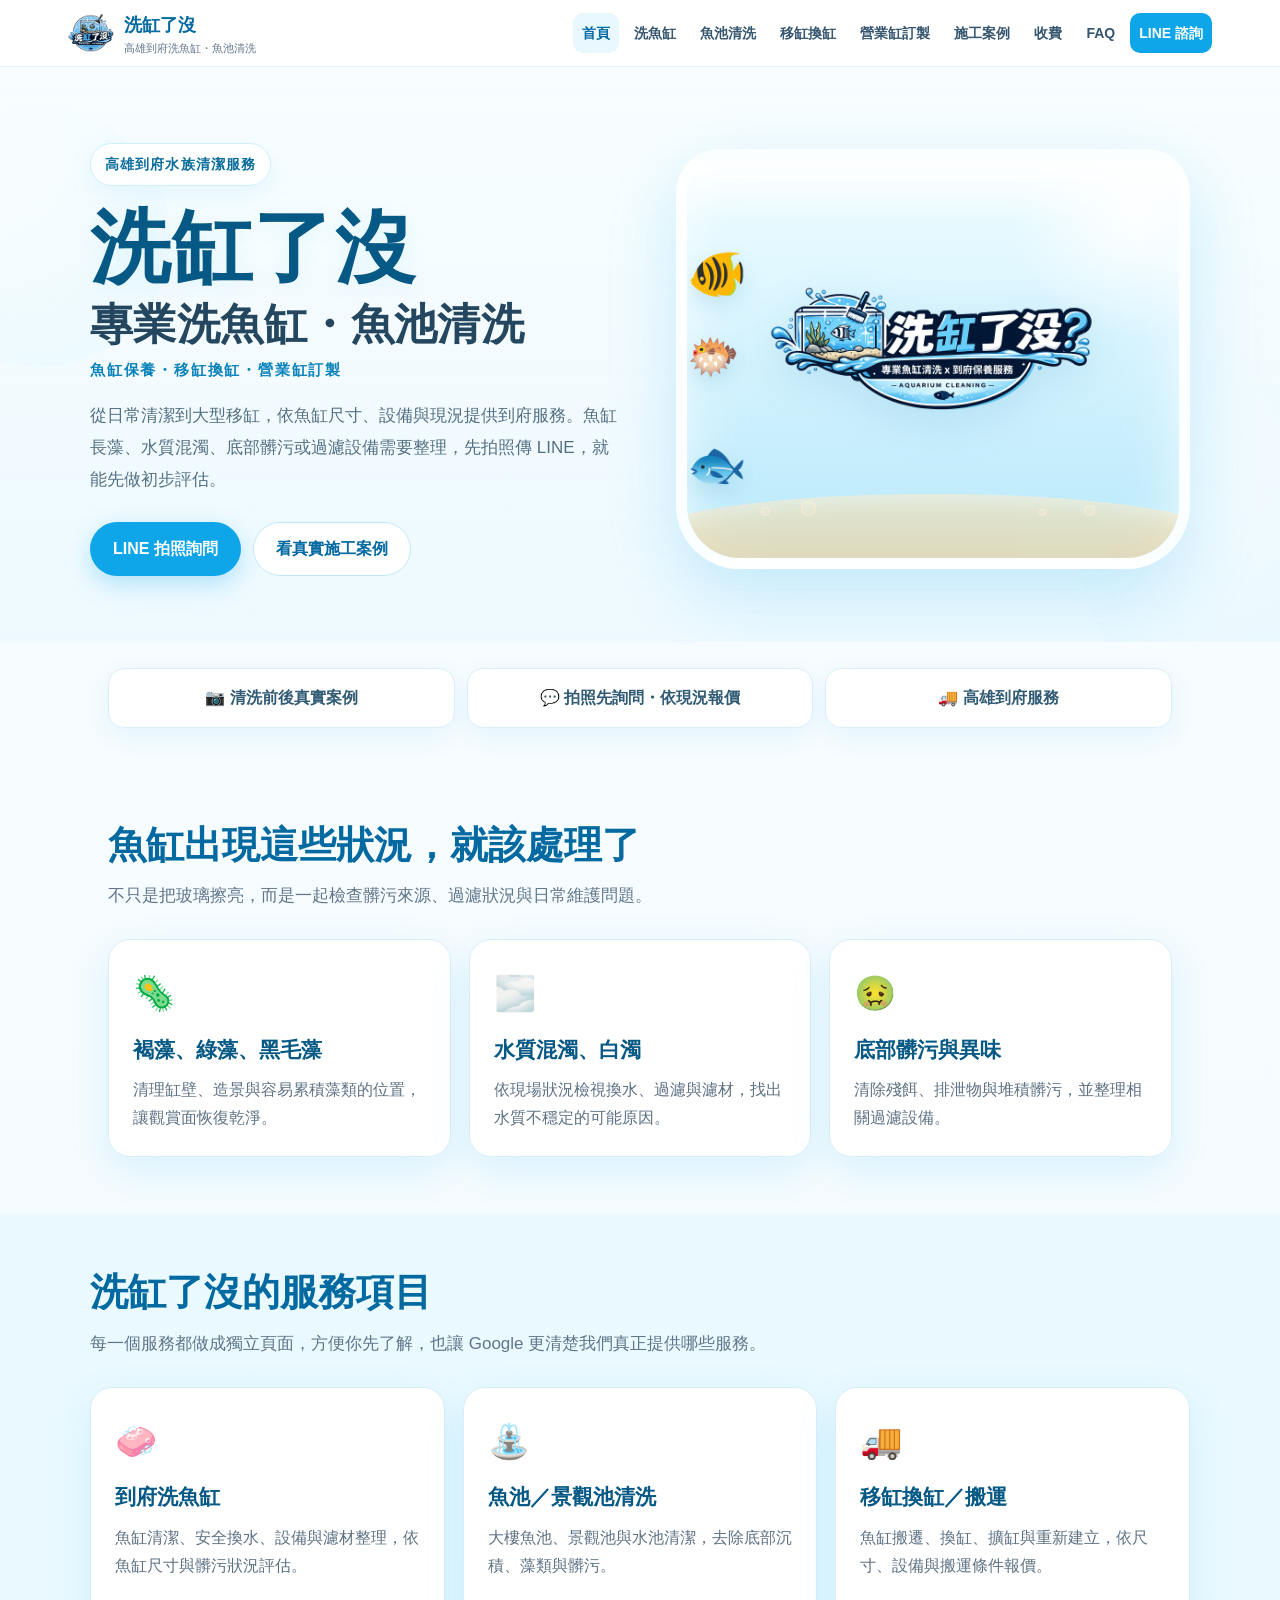
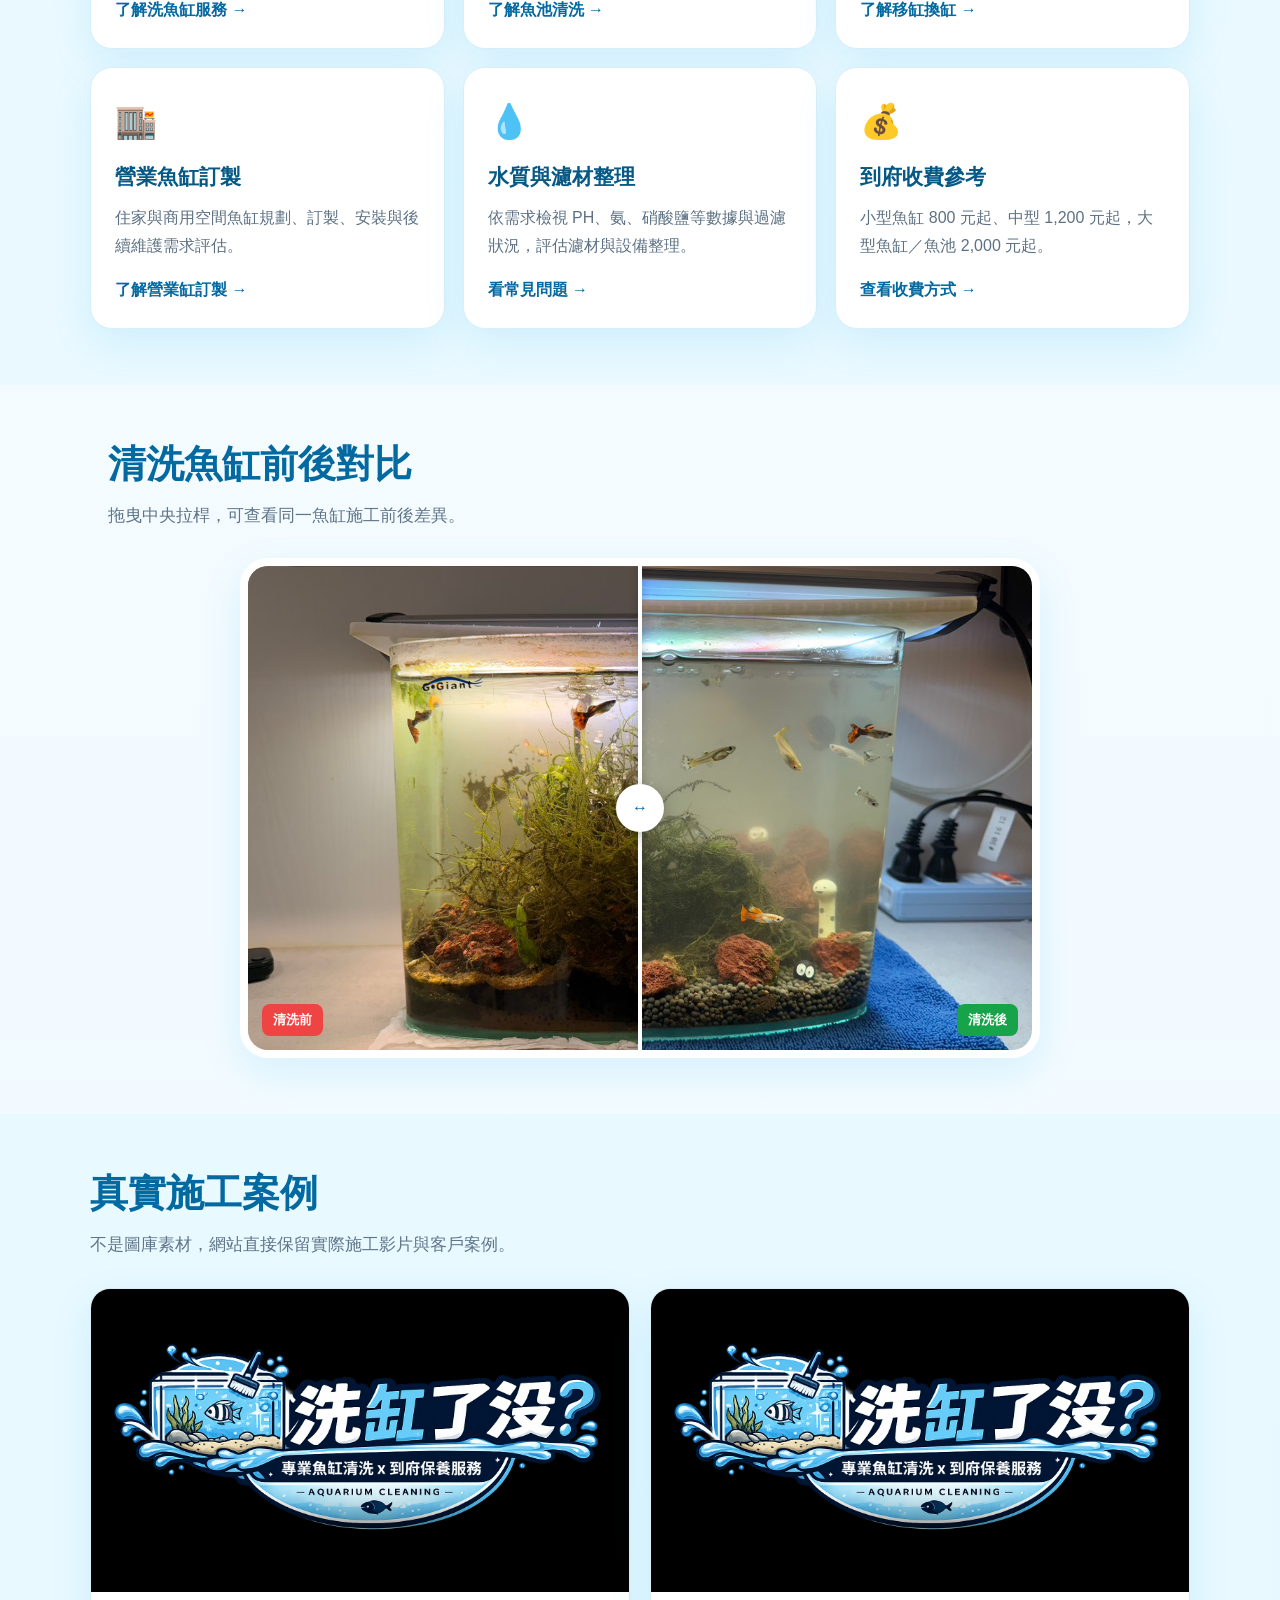
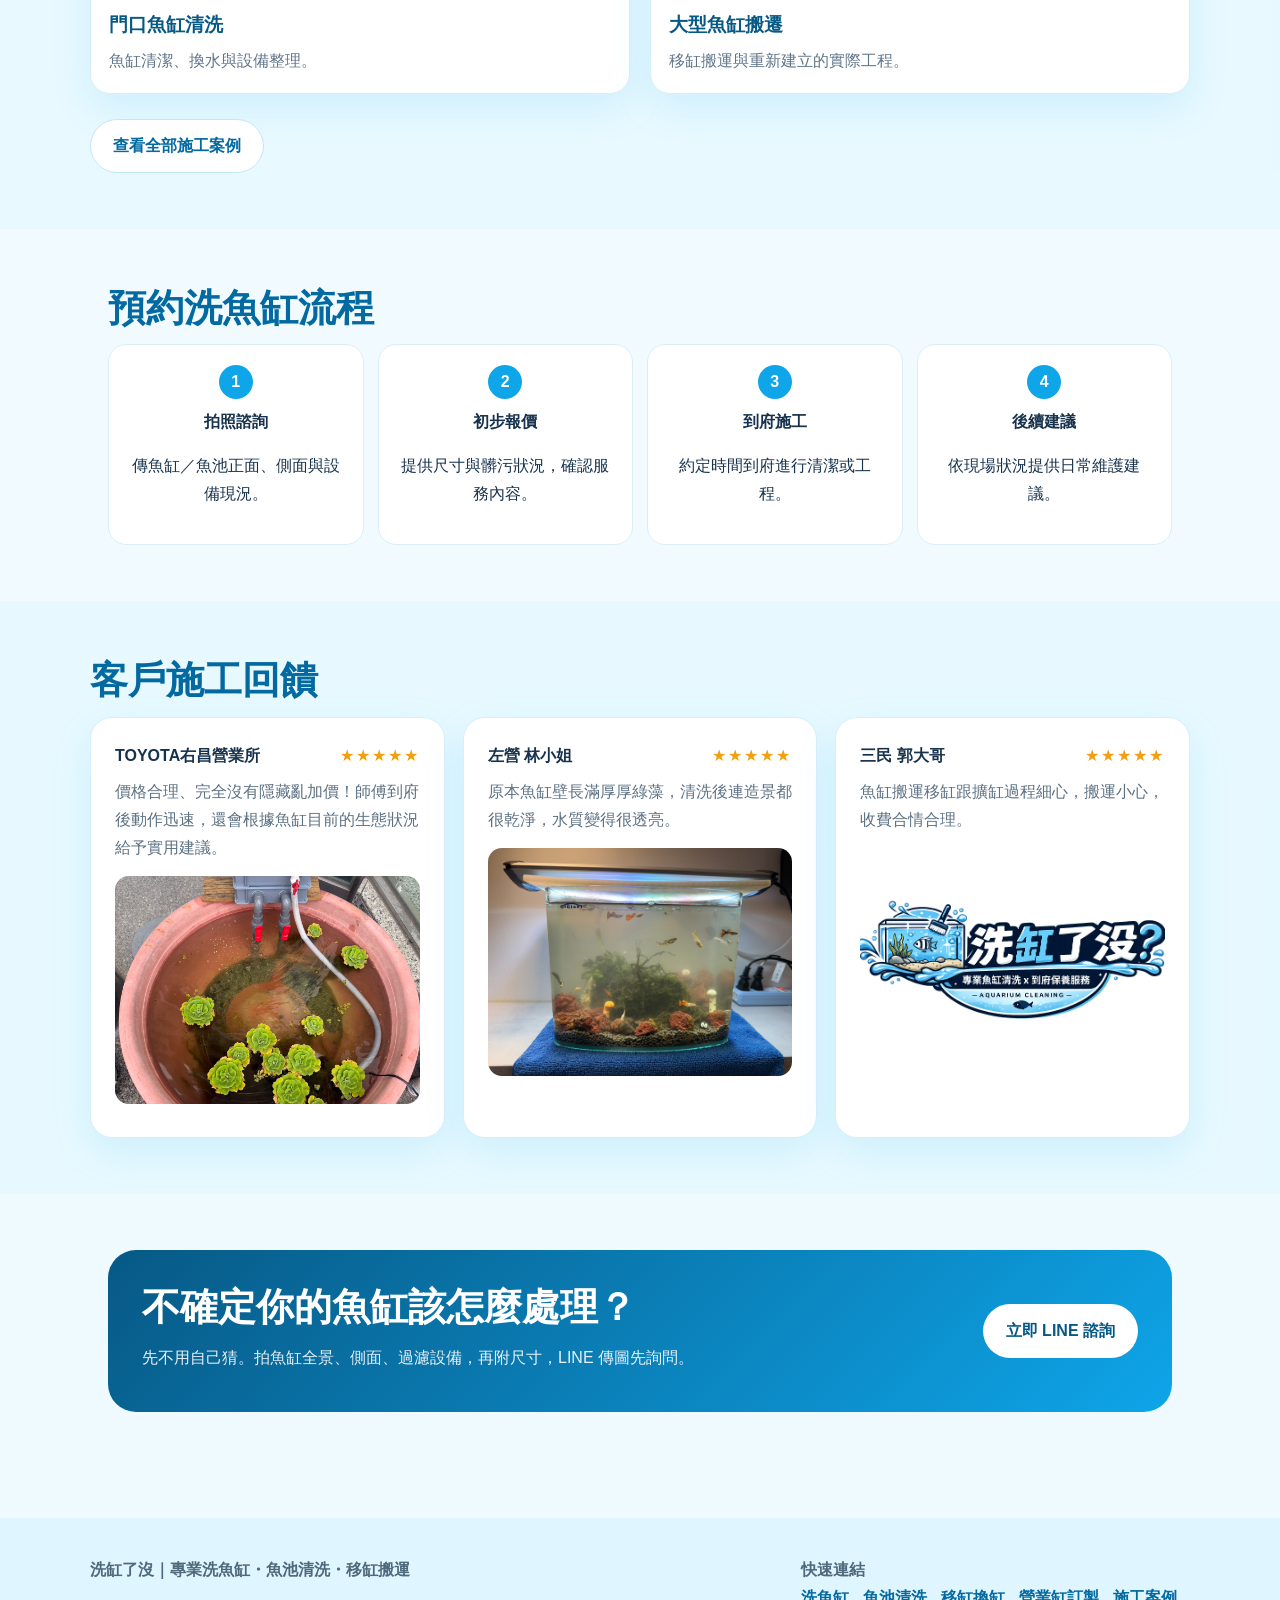
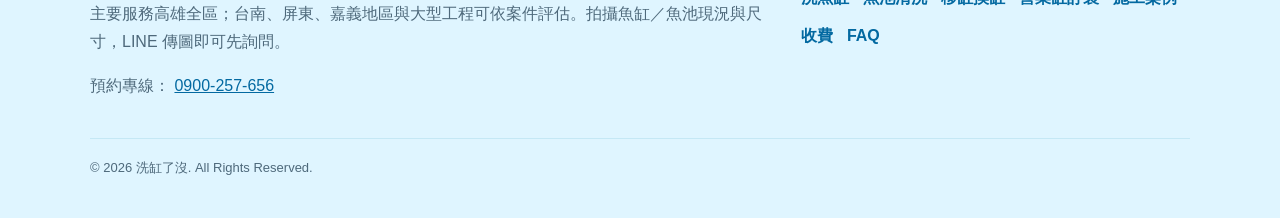
<file: index.html>
<!DOCTYPE html>
<html lang="zh-Hant-TW">
 <head>
  <meta charset="utf-8"/>
  <meta content="width=device-width,initial-scale=1.0" name="viewport"/>
  <!--
SEO 區：一般新增案例時不要一直改 title / description；只有主力服務或定位改變時才調整
-->
  <title>
   洗魚缸推薦｜高雄到府魚缸清洗、魚池清洗｜洗缸了沒
  </title>
  <meta content="洗缸了沒提供高雄到府洗魚缸、魚缸清洗、魚池與景觀池清潔、移缸換缸、魚缸搬運與營業魚缸訂製。真實施工案例、清洗前後對比與透明起價，LINE 拍照即可先詢問。" name="description"/>
  <meta content="index,follow,max-image-preview:large" name="robots"/>
  <meta content="-i7VXnsVg4zDJ8ApWec60F25MyH0KKUn08Q0PoNsedw" name="google-site-verification"/>
  <link href="https://erita2114.github.io/wash-tank/" rel="canonical"/>
  <link href="https://erita2114.github.io/wash-tank/images/logo_48x48.png" rel="icon" sizes="48x48" type="image/png"/>
  <link href="https://erita2114.github.io/wash-tank/images/logo_180x180.png" rel="apple-touch-icon" sizes="180x180"/>
  <meta content="#0ea5e9" name="theme-color"/>
  <meta content="zh_TW" property="og:locale"/>
  <meta content="website" property="og:type"/>
  <meta content="洗缸了沒" property="og:site_name"/>
  <meta content="洗魚缸推薦｜高雄到府魚缸清洗、魚池清洗｜洗缸了沒" property="og:title"/>
  <meta content="洗缸了沒提供高雄到府洗魚缸、魚缸清洗、魚池與景觀池清潔、移缸換缸、魚缸搬運與營業魚缸訂製。真實施工案例、清洗前後對比與透明起價，LINE 拍照即可先詢問。" property="og:description"/>
  <meta content="https://erita2114.github.io/wash-tank/" property="og:url"/>
  <meta content="https://erita2114.github.io/wash-tank/images/logo2.png" property="og:image"/>
  <meta content="洗缸了沒－專業洗魚缸與魚池清洗服務" property="og:image:alt"/>
  <meta content="summary_large_image" name="twitter:card"/>
  <meta content="洗魚缸推薦｜高雄到府魚缸清洗、魚池清洗｜洗缸了沒" name="twitter:title"/>
  <meta content="洗缸了沒提供高雄到府洗魚缸、魚缸清洗、魚池與景觀池清潔、移缸換缸、魚缸搬運與營業魚缸訂製。真實施工案例、清洗前後對比與透明起價，LINE 拍照即可先詢問。" name="twitter:description"/>
  <meta content="https://erita2114.github.io/wash-tank/images/logo2.png" name="twitter:image"/>
  <!--
共用樣式：site.css。正常新增內容不需要修改 CSS
-->
  <link href="site.css" rel="stylesheet"/>
  <script type="application/ld+json">
   {"@context":"https://schema.org","@graph":[{"@type":"WebSite","@id":"https://erita2114.github.io/wash-tank/#website","url":"https://erita2114.github.io/wash-tank/","name":"洗缸了沒","inLanguage":"zh-Hant-TW"},{"@type":"LocalBusiness","@id":"https://erita2114.github.io/wash-tank/#business","name":"洗缸了沒","url":"https://erita2114.github.io/wash-tank/","logo":"https://erita2114.github.io/wash-tank/images/logo_180x180.png","image":"https://erita2114.github.io/wash-tank/images/logo2.png","description":"提供專業洗魚缸、魚池清洗、到府水族保養、營業魚缸訂製、魚缸搬運與移缸換缸服務。","telephone":"0900-257-656","address":{"@type":"PostalAddress","addressLocality":"高雄市","addressCountry":"TW"},"areaServed":["高雄市","台南市","屏東縣","嘉義地區"],"hasOfferCatalog":{"@type":"OfferCatalog","name":"水族到府服務","itemListElement":[{"@type":"Offer","itemOffered":{"@type":"Service","name":"到府洗魚缸"}},{"@type":"Offer","itemOffered":{"@type":"Service","name":"魚池清洗"}},{"@type":"Offer","itemOffered":{"@type":"Service","name":"移缸換缸"}},{"@type":"Offer","itemOffered":{"@type":"Service","name":"營業魚缸訂製"}}]}}]}
  </script>
 </head>
 <body>
  <!--
以下為網頁內容。日後主要修改有「維護區」標記的地方
-->
  <a class="skip" href="#main">
   跳到主要內容
  </a>
  <div aria-hidden="true" class="bubble-layer">
   <span class="bubble b1">
   </span>
   <span class="bubble b2">
   </span>
   <span class="bubble b3">
   </span>
   <span class="bubble b4">
   </span>
   <span class="bubble b5">
   </span>
   <span class="bubble b6">
   </span>
   <span class="bubble b7">
   </span>
   <span class="bubble b8">
   </span>
  </div>
  <header class="site-header">
   <nav aria-label="主要導覽" class="navbar">
    <a class="brand" href="index.html">
     <img alt="洗缸了沒 logo" height="46" src="https://erita2114.github.io/wash-tank/images/logo.png" width="46"/>
     <span>
      <strong>
       洗缸了沒
      </strong>
      <small>
       高雄到府洗魚缸・魚池清洗
      </small>
     </span>
    </a>
    <button aria-expanded="false" aria-label="開啟選單" class="menu-btn" type="button">
     ☰
    </button>
    <div class="nav-links">
     <a aria-current="page" href="index.html">
      首頁
     </a>
     <a href="fish-tank-cleaning.html">
      洗魚缸
     </a>
     <a href="pond-cleaning.html">
      魚池清洗
     </a>
     <a href="tank-moving.html">
      移缸換缸
     </a>
     <a href="commercial-aquarium.html">
      營業缸訂製
     </a>
     <a href="cases.html">
      施工案例
     </a>
     <a href="pricing.html">
      收費
     </a>
     <a href="faq.html">
      FAQ
     </a>
     <a class="nav-cta" href="https://lin.ee/5P4y75u" rel="nofollow noopener">
      LINE 諮詢
     </a>
    </div>
   </nav>
  </header>
  <main id="main">
   <!--
維護區 01｜首頁主視覺：品牌主標與說明。不要為了 SEO 頻繁改動
-->
   <section class="hero">
    <div class="hero-inner">
     <div class="hero-copy">
      <span class="eyebrow">
       高雄到府水族清潔服務
      </span>
      <h1>
       <span class="hero-brand">
        洗缸了沒
       </span>
       <span class="hero-title-line">
        專業洗魚缸・魚池清洗
       </span>
      </h1>
      <p class="hero-service-line">
       魚缸保養・移缸換缸・營業缸訂製
      </p>
      <p>
       從日常清潔到大型移缸，依魚缸尺寸、設備與現況提供到府服務。魚缸長藻、水質混濁、底部髒污或過濾設備需要整理，先拍照傳 LINE，就能先做初步評估。
      </p>
      <div class="cta-row">
       <a class="btn btn-primary" href="https://lin.ee/5P4y75u" rel="nofollow noopener">
        LINE 拍照詢問
       </a>
       <a class="btn btn-secondary" href="cases.html">
        看真實施工案例
       </a>
      </div>
     </div>
     <div aria-label="洗缸了沒水族品牌動畫" class="hero-aquarium">
      <div class="tank-glow">
      </div>
      <div class="tank-bubble tb1">
      </div>
      <div class="tank-bubble tb2">
      </div>
      <div class="tank-bubble tb3">
      </div>
      <div class="tank-bubble tb4">
      </div>
      <div class="fish fish-a">
       🐠
      </div>
      <div class="fish fish-b">
       🐟
      </div>
      <div class="fish fish-c">
       🐡
      </div>
      <img alt="洗缸了沒 專業洗魚缸服務" class="hero-tank-logo" fetchpriority="high" src="https://erita2114.github.io/wash-tank/images/logo2.png"/>
      <div class="tank-floor">
      </div>
     </div>
    </div>
   </section>
   <div class="trust">
    <div>
     📷 清洗前後真實案例
    </div>
    <div>
     💬 拍照先詢問・依現況報價
    </div>
    <div>
     🚚 高雄到府服務
    </div>
   </div>
   <!--
區塊｜魚缸出現這些狀況，就該處理了
-->
   <section class="section">
    <h2>
     魚缸出現這些狀況，就該處理了
    </h2>
    <p class="lead">
     不只是把玻璃擦亮，而是一起檢查髒污來源、過濾狀況與日常維護問題。
    </p>
    <div class="grid">
     <article class="card">
      <div class="icon">
       🦠
      </div>
      <h3>
       褐藻、綠藻、黑毛藻
      </h3>
      <p>
       清理缸壁、造景與容易累積藻類的位置，讓觀賞面恢復乾淨。
      </p>
     </article>
     <article class="card">
      <div class="icon">
       🌫️
      </div>
      <h3>
       水質混濁、白濁
      </h3>
      <p>
       依現場狀況檢視換水、過濾與濾材，找出水質不穩定的可能原因。
      </p>
     </article>
     <article class="card">
      <div class="icon">
       🤢
      </div>
      <h3>
       底部髒污與異味
      </h3>
      <p>
       清除殘餌、排泄物與堆積髒污，並整理相關過濾設備。
      </p>
     </article>
    </div>
   </section>
   <!--
區塊｜洗缸了沒的服務項目
-->
   <section class="section alt">
    <div class="inner">
     <h2>
      洗缸了沒的服務項目
     </h2>
     <p class="lead">
      每一個服務都做成獨立頁面，方便你先了解，也讓 Google 更清楚我們真正提供哪些服務。
     </p>
     <div class="grid">
      <article class="card service-card">
       <div class="icon">
        🧼
       </div>
       <h3>
        到府洗魚缸
       </h3>
       <p>
        魚缸清潔、安全換水、設備與濾材整理，依魚缸尺寸與髒污狀況評估。
       </p>
       <a class="more" href="fish-tank-cleaning.html">
        了解洗魚缸服務 →
       </a>
      </article>
      <article class="card service-card">
       <div class="icon">
        ⛲
       </div>
       <h3>
        魚池／景觀池清洗
       </h3>
       <p>
        大樓魚池、景觀池與水池清潔，去除底部沉積、藻類與髒污。
       </p>
       <a class="more" href="pond-cleaning.html">
        了解魚池清洗 →
       </a>
      </article>
      <article class="card service-card">
       <div class="icon">
        🚚
       </div>
       <h3>
        移缸換缸／搬運
       </h3>
       <p>
        魚缸搬遷、換缸、擴缸與重新建立，依尺寸、設備與搬運條件報價。
       </p>
       <a class="more" href="tank-moving.html">
        了解移缸換缸 →
       </a>
      </article>
      <article class="card service-card">
       <div class="icon">
        🏬
       </div>
       <h3>
        營業魚缸訂製
       </h3>
       <p>
        住家與商用空間魚缸規劃、訂製、安裝與後續維護需求評估。
       </p>
       <a class="more" href="commercial-aquarium.html">
        了解營業缸訂製 →
       </a>
      </article>
      <article class="card service-card">
       <div class="icon">
        💧
       </div>
       <h3>
        水質與濾材整理
       </h3>
       <p>
        依需求檢視 PH、氨、硝酸鹽等數據與過濾狀況，評估濾材與設備整理。
       </p>
       <a class="more" href="faq.html">
        看常見問題 →
       </a>
      </article>
      <article class="card service-card">
       <div class="icon">
        💰
       </div>
       <h3>
        到府收費參考
       </h3>
       <p>
        小型魚缸 800 元起、中型 1,200 元起，大型魚缸／魚池 2,000 元起。
       </p>
       <a class="more" href="pricing.html">
        查看收費方式 →
       </a>
      </article>
     </div>
    </div>
   </section>
   <!--
區塊｜清洗魚缸前後對比
-->
   <section class="section">
    <h2>
     清洗魚缸前後對比
    </h2>
    <p class="lead">
     拖曳中央拉桿，可查看同一魚缸施工前後差異。
    </p>
    <!--
維護區 03｜首頁前後對比：要換照片只需改 after / before 兩張圖片 src
-->
    <div aria-label="魚缸清洗前後對比" class="comparison">
     <img alt="魚缸清洗後清澈乾淨" class="after" src="https://erita2114.github.io/wash-tank/images/after1.jpg"/>
     <span class="label after-l">
      清洗後
     </span>
     <img alt="魚缸清洗前長滿藻類" class="before" src="https://erita2114.github.io/wash-tank/images/before1.jpg"/>
     <span class="label before-l">
      清洗前
     </span>
     <div class="compare-handle">
      <div class="compare-knob">
       ↔
      </div>
     </div>
    </div>
   </section>
   <!--
區塊｜真實施工案例
-->
   <section class="section alt">
    <div class="inner">
     <h2>
      真實施工案例
     </h2>
     <p class="lead">
      不是圖庫素材，網站直接保留實際施工影片與客戶案例。
     </p>
     <!--
維護區 04｜首頁精選案例：建議只放 2～4 支。完整案例統一放 cases.html
-->
     <div class="video-grid">
      <!--
★ 首頁新增精選案例模板（需要時複製到 video-grid 內）
<article class="video-card">
    <video controls playsinline preload="metadata" poster="https://erita2114.github.io/wash-tank/images/logo2.png">
        <source src="videos/你的影片檔名.mp4" type="video/mp4">
    </video>
    <div class="info">
        <h3>案例標題</h3>
        <p>案例簡短說明。</p>
    </div>
</article>
-->
      <article class="video-card">
       <video controls="" playsinline="" poster="https://erita2114.github.io/wash-tank/images/logo2.png" preload="metadata">
        <source src="https://erita2114.github.io/wash-tank/videos/a01.mp4" type="video/mp4"/>
       </video>
       <div class="info">
        <h3>
         門口魚缸清洗
        </h3>
        <p>
         魚缸清潔、換水與設備整理。
        </p>
       </div>
      </article>
      <article class="video-card">
       <video controls="" playsinline="" poster="https://erita2114.github.io/wash-tank/images/logo2.png" preload="metadata">
        <source src="https://erita2114.github.io/wash-tank/videos/%E9%AD%9A%E7%BC%B8%E6%90%AC%E9%81%B7%E5%BD%B1%E7%89%871.mp4" type="video/mp4"/>
       </video>
       <div class="info">
        <h3>
         大型魚缸搬遷
        </h3>
        <p>
         移缸搬運與重新建立的實際工程。
        </p>
       </div>
      </article>
     </div>
     <div class="cta-row">
      <a class="btn btn-secondary" href="cases.html">
       查看全部施工案例
      </a>
     </div>
    </div>
   </section>
   <!--
區塊｜預約洗魚缸流程
-->
   <section class="section">
    <h2>
     預約洗魚缸流程
    </h2>
    <div class="steps">
     <div class="step">
      <span class="step-num">
       1
      </span>
      <strong>
       拍照諮詢
      </strong>
      <p>
       傳魚缸／魚池正面、側面與設備現況。
      </p>
     </div>
     <div class="step">
      <span class="step-num">
       2
      </span>
      <strong>
       初步報價
      </strong>
      <p>
       提供尺寸與髒污狀況，確認服務內容。
      </p>
     </div>
     <div class="step">
      <span class="step-num">
       3
      </span>
      <strong>
       到府施工
      </strong>
      <p>
       約定時間到府進行清潔或工程。
      </p>
     </div>
     <div class="step">
      <span class="step-num">
       4
      </span>
      <strong>
       後續建議
      </strong>
      <p>
       依現場狀況提供日常維護建議。
      </p>
     </div>
    </div>
   </section>
   <!--
區塊｜客戶施工回饋
-->
   <section class="section alt">
    <div class="inner">
     <h2>
      客戶施工回饋
     </h2>
     <!--
維護區 05｜首頁精選回饋：建議維持 3 則左右，完整回饋可放 cases.html
-->
     <div class="grid">
      <!--
★ 首頁新增回饋模板（需要時複製到 grid 內）
<article class="card">
    <div class="review-head">
        <strong>地區／客戶稱呼</strong>
        <span class="stars">★★★★★</span>
    </div>
    <p>回饋內容。</p>
    <img class="review-img" src="images/你的圖片.jpg" alt="案例說明" loading="lazy">
</article>
-->
      <article class="card">
       <div class="review-head">
        <strong>
         TOYOTA右昌營業所
        </strong>
        <span class="stars">
         ★★★★★
        </span>
       </div>
       <p>
        價格合理、完全沒有隱藏亂加價！師傅到府後動作迅速，還會根據魚缸目前的生態狀況給予實用建議。
       </p>
       <img alt="TOYOTA右昌營業所魚缸清洗案例" class="review-img" loading="lazy" src="https://erita2114.github.io/wash-tank/images/a01.jpg"/>
      </article>
      <article class="card">
       <div class="review-head">
        <strong>
         左營 林小姐
        </strong>
        <span class="stars">
         ★★★★★
        </span>
       </div>
       <p>
        原本魚缸壁長滿厚厚綠藻，清洗後連造景都很乾淨，水質變得很透亮。
       </p>
       <img alt="左營魚缸清洗案例" class="review-img" loading="lazy" src="https://erita2114.github.io/wash-tank/images/after1.jpg"/>
      </article>
      <article class="card">
       <div class="review-head">
        <strong>
         三民 郭大哥
        </strong>
        <span class="stars">
         ★★★★★
        </span>
       </div>
       <p>
        魚缸搬運移缸跟擴缸過程細心，搬運小心，收費合情合理。
       </p>
       <img alt="三民魚缸移缸搬運案例" class="review-img" loading="lazy" src="https://erita2114.github.io/wash-tank/images/logo2.png"/>
      </article>
     </div>
    </div>
   </section>
   <!--
區塊｜不確定你的魚缸該怎麼處理？
-->
   <section class="section">
    <div class="callout">
     <div>
      <h2>
       不確定你的魚缸該怎麼處理？
      </h2>
      <p>
       先不用自己猜。拍魚缸全景、側面、過濾設備，再附尺寸，LINE 傳圖先詢問。
      </p>
     </div>
     <a class="btn" href="https://lin.ee/5P4y75u" rel="nofollow noopener">
      立即 LINE 諮詢
     </a>
    </div>
   </section>
  </main>
  <footer>
   <div class="footer-inner">
    <div>
     <strong>
      洗缸了沒｜專業洗魚缸・魚池清洗・移缸搬運
     </strong>
     <p>
      主要服務高雄全區；台南、屏東、嘉義地區與大型工程可依案件評估。拍攝魚缸／魚池現況與尺寸，LINE 傳圖即可先詢問。
     </p>
     <p>
      預約專線：
      <a href="tel:0900257656">
       0900-257-656
      </a>
     </p>
    </div>
    <div>
     <strong>
      快速連結
     </strong>
     <div class="footer-links">
      <a href="fish-tank-cleaning.html">
       洗魚缸
      </a>
      <a href="pond-cleaning.html">
       魚池清洗
      </a>
      <a href="tank-moving.html">
       移缸換缸
      </a>
      <a href="commercial-aquarium.html">
       營業缸訂製
      </a>
      <a href="cases.html">
       施工案例
      </a>
      <a href="pricing.html">
       收費
      </a>
      <a href="faq.html">
       FAQ
      </a>
     </div>
    </div>
   </div>
   <div class="copyright">
    © 2026 洗缸了沒. All Rights Reserved.
   </div>
  </footer>
  <script defer="" src="site.js">
  </script>
 </body>
</html>
</file>
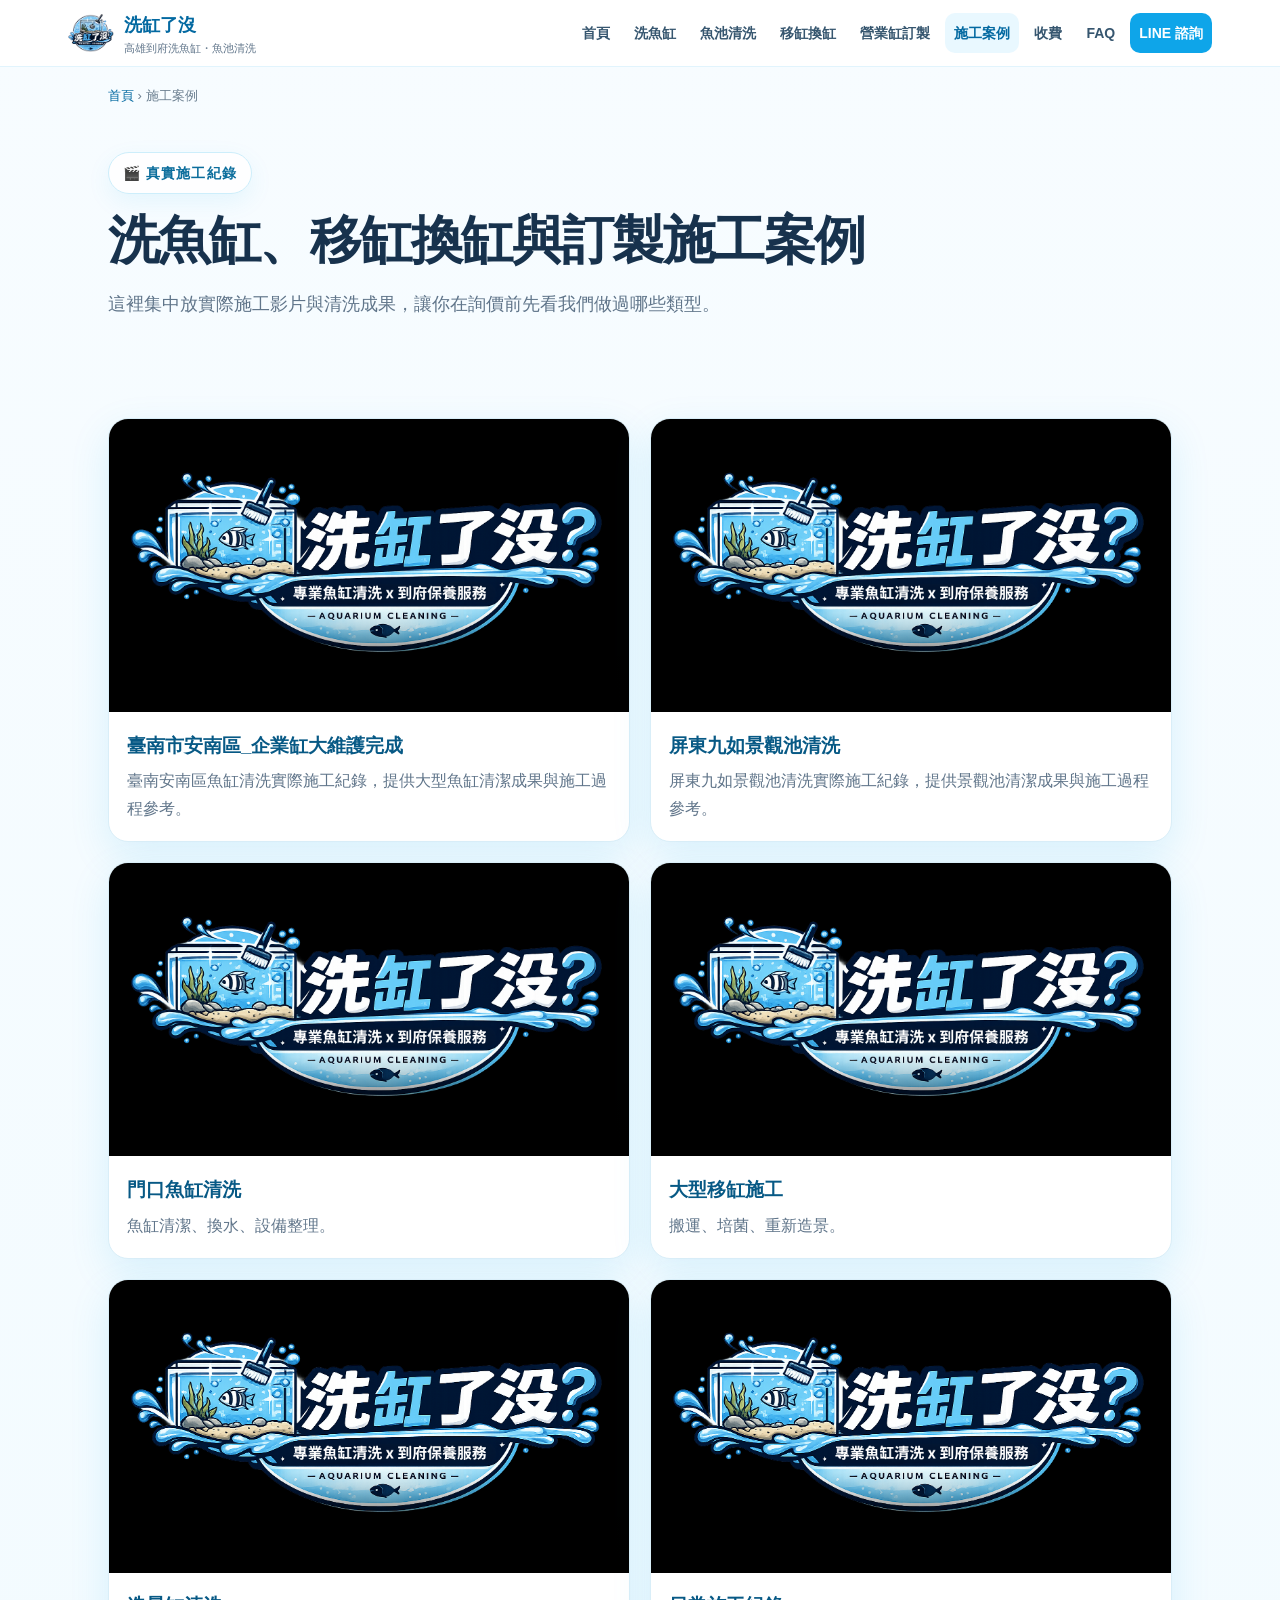
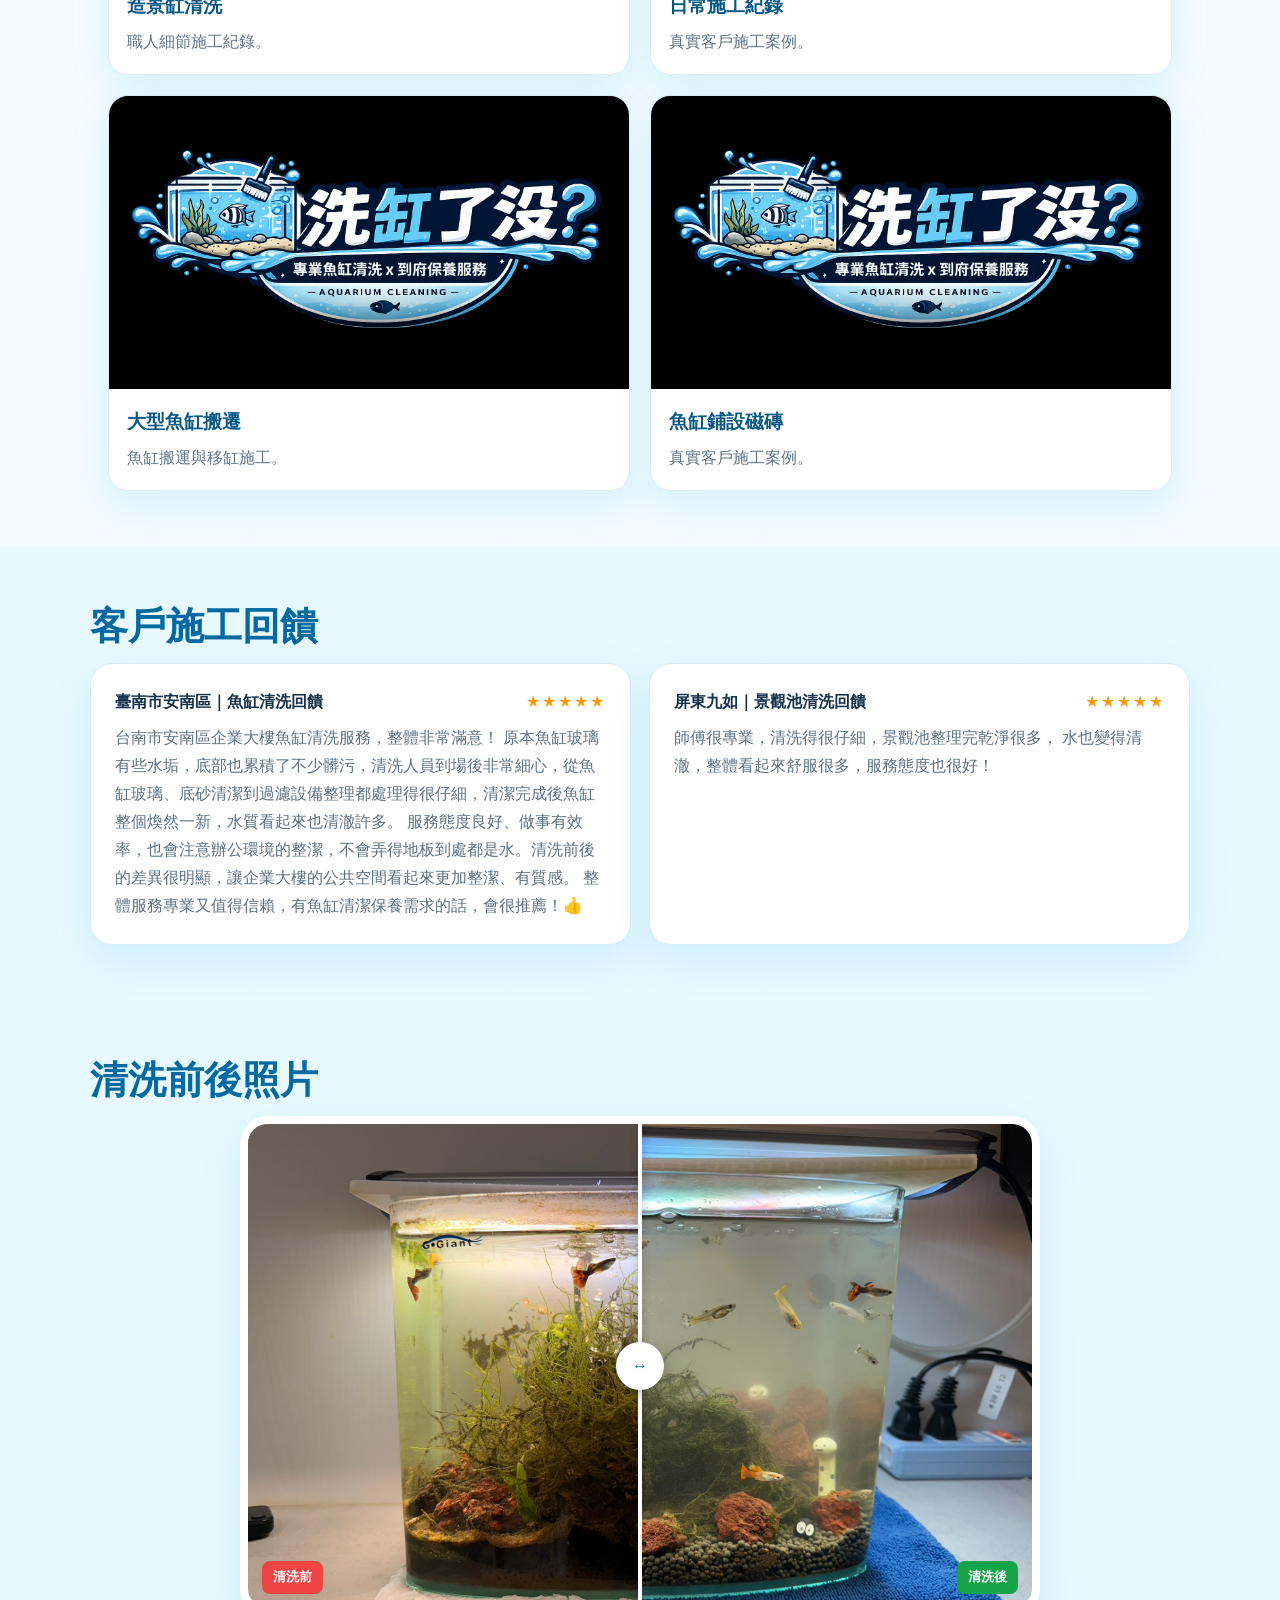
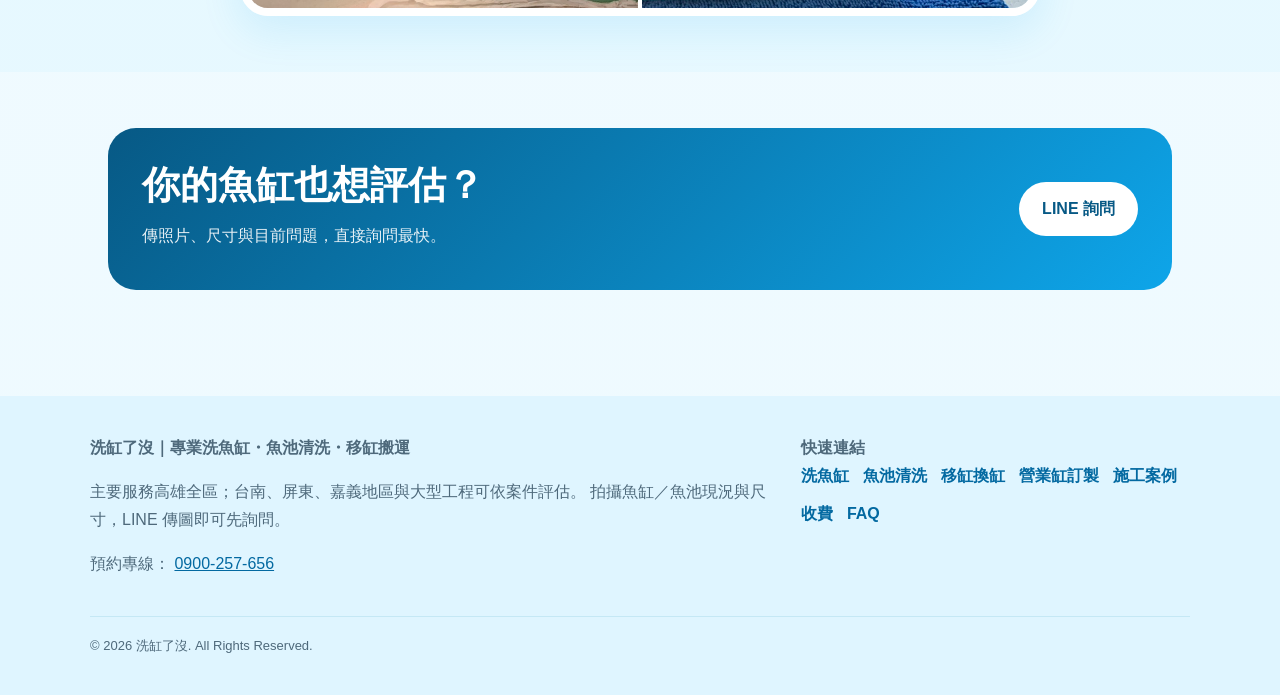
<file: cases.html>
<!DOCTYPE html>
<html lang="zh-Hant-TW">

<head>
    <meta charset="UTF-8">
    <meta name="viewport" content="width=device-width, initial-scale=1.0">

    <!-- ==================== SEO 基本設定 ==================== -->
    <title>高雄洗魚缸施工案例｜清洗、移缸、訂製實績｜洗缸了沒</title>
    <meta name="description"
          content="洗缸了沒真實施工案例：魚缸清洗、換缸移缸、魚缸搬遷、造景缸清潔與營業魚缸訂製。查看影片、清洗前後照片與客戶回饋。">
    <meta name="robots" content="index,follow,max-image-preview:large">
    <meta name="google-site-verification"
          content="-i7VXnsVg4zDJ8ApWec60F25MyH0KKUn08Q0PoNsedw">
    <link rel="canonical"
          href="https://erita2114.github.io/wash-tank/cases.html">

    <!-- ==================== 網站圖示 ==================== -->
    <link rel="icon"
          type="image/png"
          sizes="48x48"
          href="https://erita2114.github.io/wash-tank/images/logo_48x48.png">
    <link rel="apple-touch-icon"
          sizes="180x180"
          href="https://erita2114.github.io/wash-tank/images/logo_180x180.png">
    <meta name="theme-color" content="#0ea5e9">

    <!-- ==================== 社群分享設定 ==================== -->
    <meta property="og:locale" content="zh_TW">
    <meta property="og:type" content="website">
    <meta property="og:site_name" content="洗缸了沒">
    <meta property="og:title"
          content="高雄洗魚缸施工案例｜清洗、移缸、訂製實績｜洗缸了沒">
    <meta property="og:description"
          content="洗缸了沒真實施工案例：魚缸清洗、換缸移缸、魚缸搬遷、造景缸清潔與營業魚缸訂製。查看影片、清洗前後照片與客戶回饋。">
    <meta property="og:url"
          content="https://erita2114.github.io/wash-tank/cases.html">
    <meta property="og:image"
          content="https://erita2114.github.io/wash-tank/images/logo2.png">
    <meta property="og:image:alt"
          content="洗缸了沒－專業洗魚缸與魚池清洗服務">

    <meta name="twitter:card" content="summary_large_image">
    <meta name="twitter:title"
          content="高雄洗魚缸施工案例｜清洗、移缸、訂製實績｜洗缸了沒">
    <meta name="twitter:description"
          content="洗缸了沒真實施工案例：魚缸清洗、換缸移缸、魚缸搬遷、造景缸清潔與營業魚缸訂製。查看影片、清洗前後照片與客戶回饋。">
    <meta name="twitter:image"
          content="https://erita2114.github.io/wash-tank/images/logo2.png">

    <!-- ==================== CSS ==================== -->
    <link rel="stylesheet" href="site.css">

    <!-- ==================== 結構化資料 ==================== -->
    <script type="application/ld+json">
    {
        "@context": "https://schema.org",
        "@type": "CollectionPage",
        "name": "洗缸了沒施工案例",
        "url": "https://erita2114.github.io/wash-tank/cases.html",
        "description": "洗缸了沒真實施工案例：魚缸清洗、換缸移缸、魚缸搬遷、造景缸清潔與營業魚缸訂製。查看影片、清洗前後照片與客戶回饋。"
    }
    </script>
</head>

<body>

    <a class="skip" href="#main">跳到主要內容</a>

    <!-- ==================================================
         HEADER／導覽列
    ================================================== -->
    <header class="site-header">
        <nav class="navbar" aria-label="主要導覽">

            <a class="brand" href="index.html">
                <img src="https://erita2114.github.io/wash-tank/images/logo.png"
                     width="46"
                     height="46"
                     alt="洗缸了沒 logo">
                <span>
                    <strong>洗缸了沒</strong>
                    <small>高雄到府洗魚缸・魚池清洗</small>
                </span>
            </a>

            <button class="menu-btn"
                    type="button"
                    aria-label="開啟選單"
                    aria-expanded="false">☰</button>

            <div class="nav-links">
                <a href="index.html">首頁</a>
                <a href="fish-tank-cleaning.html">洗魚缸</a>
                <a href="pond-cleaning.html">魚池清洗</a>
                <a href="tank-moving.html">移缸換缸</a>
                <a href="commercial-aquarium.html">營業缸訂製</a>
                <a href="cases.html" aria-current="page">施工案例</a>
                <a href="pricing.html">收費</a>
                <a href="faq.html">FAQ</a>
                <a class="nav-cta"
                   href="https://lin.ee/5P4y75u"
                   rel="nofollow noopener">LINE 諮詢</a>
            </div>

        </nav>
    </header>

    <!-- 麵包屑 -->
    <div class="breadcrumb">
        <a href="index.html">首頁</a> › 施工案例
    </div>

    <main id="main">

        <!-- ==================================================
             頁面標題
        ================================================== -->
        <section class="page-hero">
            <span class="eyebrow">🎬 真實施工紀錄</span>
            <h1>洗魚缸、移缸換缸與訂製施工案例</h1>
            <p>這裡集中放實際施工影片與清洗成果，讓你在詢價前先看我們做過哪些類型。</p>
        </section>


        <!-- ==================================================
             施工影片區

             ★ 下次新增案例：
             1. 把影片上傳到 GitHub 的 videos 資料夾
             2. 複製下面「新增案例模板」
             3. 貼到 video-grid 裡最上方
             4. 修改影片檔名、案例標題、案例說明
        ================================================== -->
        <section class="section">

            <div class="video-grid">

                <!-- ==========================================
                     ★ 新增案例模板（複製這整段即可）

                <article class="video-card">
                    <video controls
                           playsinline
                           preload="metadata"
                           poster="https://erita2114.github.io/wash-tank/images/logo2.png">
                        <source src="videos/你的影片檔名.mp4"
                                type="video/mp4">
                    </video>

                    <div class="info">
                        <h3>案例標題</h3>
                        <p>案例簡短說明。</p>
                    </div>
                </article>

                ========================================== -->

                <!-- CASE 08｜臺南市安南區_企業缸大維護完成 -->
                <article class="video-card">
                    <video controls
                           playsinline
                           preload="metadata"
                           poster="https://erita2114.github.io/wash-tank/images/logo2.png">
                        <source src="videos/臺南市安南區_企業缸大樓維護.mp4"
                                type="video/mp4">
                    </video>

                    <div class="info">
                        <h3>臺南市安南區_企業缸大維護完成</h3>
                        <p>臺南安南區魚缸清洗實際施工紀錄，提供大型魚缸清潔成果與施工過程參考。</p>
                    </div>
                </article>

                <!-- CASE 07｜屏東九如景觀池清洗 -->
                <article class="video-card">
                    <video controls
                           playsinline
                           preload="metadata"
                           poster="https://erita2114.github.io/wash-tank/images/logo2.png">
                        <source src="videos/屏東九如景觀池清洗.mp4"
                                type="video/mp4">
                    </video>

                    <div class="info">
                        <h3>屏東九如景觀池清洗</h3>
                        <p>屏東九如景觀池清洗實際施工紀錄，提供景觀池清潔成果與施工過程參考。</p>
                    </div>
                </article>


                <!-- CASE 01｜門口魚缸清洗 -->
                <article class="video-card">
                    <video controls
                           playsinline
                           preload="metadata"
                           poster="https://erita2114.github.io/wash-tank/images/logo2.png">
                        <source src="https://erita2114.github.io/wash-tank/videos/a01.mp4"
                                type="video/mp4">
                    </video>

                    <div class="info">
                        <h3>門口魚缸清洗</h3>
                        <p>魚缸清潔、換水、設備整理。</p>
                    </div>
                </article>


                <!-- CASE 02｜大型移缸施工 -->
                <article class="video-card">
                    <video controls
                           playsinline
                           preload="metadata"
                           poster="https://erita2114.github.io/wash-tank/images/logo2.png">
                        <source src="https://erita2114.github.io/wash-tank/videos/%E6%8F%9B%E7%BC%B8%E5%BD%B1%E7%89%87%E6%AA%94%E5%90%8D.mp4"
                                type="video/mp4">
                    </video>

                    <div class="info">
                        <h3>大型移缸施工</h3>
                        <p>搬運、培菌、重新造景。</p>
                    </div>
                </article>


                <!-- CASE 03｜造景缸清洗 -->
                <article class="video-card">
                    <video controls
                           playsinline
                           preload="metadata"
                           poster="https://erita2114.github.io/wash-tank/images/logo2.png">
                        <source src="https://erita2114.github.io/wash-tank/videos/%E6%B8%85%E6%B4%97%E9%AD%9A%E7%BC%B8%E5%BD%B1%E7%89%87%E6%AA%94%E5%90%8D.mp4"
                                type="video/mp4">
                    </video>

                    <div class="info">
                        <h3>造景缸清洗</h3>
                        <p>職人細節施工紀錄。</p>
                    </div>
                </article>


                <!-- CASE 04｜日常施工紀錄 -->
                <article class="video-card">
                    <video controls
                           playsinline
                           preload="metadata"
                           poster="https://erita2114.github.io/wash-tank/images/logo2.png">
                        <source src="https://erita2114.github.io/wash-tank/videos/%E4%B8%83%E8%B3%A2%E8%B7%AF188%E8%99%9F%20%E5%BD%B1%E7%89%87.mp4"
                                type="video/mp4">
                    </video>

                    <div class="info">
                        <h3>日常施工紀錄</h3>
                        <p>真實客戶施工案例。</p>
                    </div>
                </article>


                <!-- CASE 05｜大型魚缸搬遷 -->
                <article class="video-card">
                    <video controls
                           playsinline
                           preload="metadata"
                           poster="https://erita2114.github.io/wash-tank/images/logo2.png">
                        <source src="https://erita2114.github.io/wash-tank/videos/%E9%AD%9A%E7%BC%B8%E6%90%AC%E9%81%B7%E5%BD%B1%E7%89%871.mp4"
                                type="video/mp4">
                    </video>

                    <div class="info">
                        <h3>大型魚缸搬遷</h3>
                        <p>魚缸搬運與移缸施工。</p>
                    </div>
                </article>


                <!-- CASE 06｜魚缸鋪設磁磚 -->
                <article class="video-card">
                    <video controls
                           playsinline
                           preload="metadata"
                           poster="https://erita2114.github.io/wash-tank/images/logo2.png">
                        <source src="https://erita2114.github.io/wash-tank/videos/%E9%AD%9A%E7%BC%B8%E9%8B%AA%E7%A3%81%E7%A3%9A1.mp4"
                                type="video/mp4">
                    </video>

                    <div class="info">
                        <h3>魚缸鋪設磁磚</h3>
                        <p>真實客戶施工案例。</p>
                    </div>
                </article>

            </div>
        </section>


        <!-- ==================================================
             客戶施工回饋區

             ★ 下次新增評價：
             1. 複製下面「新增評價模板」
             2. 貼到 review-grid 裡最上方
             3. 修改地區／案例名稱
             4. 修改星等與回饋內容
        ================================================== -->
        <section class="section alt">
            <div class="inner">

                <h2>客戶施工回饋</h2>

                <div class="grid two" id="review-grid">

                    <!-- ==========================================
                         ★ 新增評價模板（複製這整段即可）

                    <article class="card">
                        <div class="review-head">
                            <strong>地區｜施工項目回饋</strong>
                            <span class="stars">★★★★★</span>
                        </div>

                        <p>
                            這裡貼上回饋內容。
                        </p>
                    </article>

                    ========================================== -->

                    <!-- REVIEW 02｜臺南市安南區_企業缸大樓維護 -->
                    <article class="card">
                        <div class="review-head">
                            <strong>臺南市安南區｜魚缸清洗回饋</strong>
                            <span class="stars">★★★★★</span>
                        </div>

                        <p>
                            台南市安南區企業大樓魚缸清洗服務，整體非常滿意！
原本魚缸玻璃有些水垢，底部也累積了不少髒污，清洗人員到場後非常細心，從魚缸玻璃、底砂清潔到過濾設備整理都處理得很仔細，清潔完成後魚缸整個煥然一新，水質看起來也清澈許多。
服務態度良好、做事有效率，也會注意辦公環境的整潔，不會弄得地板到處都是水。清洗前後的差異很明顯，讓企業大樓的公共空間看起來更加整潔、有質感。
整體服務專業又值得信賴，有魚缸清潔保養需求的話，會很推薦！👍
                        </p>
                    </article>


                    <!-- REVIEW 01｜屏東九如景觀池清洗 -->
                    <article class="card">
                        <div class="review-head">
                            <strong>屏東九如｜景觀池清洗回饋</strong>
                            <span class="stars">★★★★★</span>
                        </div>

                        <p>
                            師傅很專業，清洗得很仔細，景觀池整理完乾淨很多，
                            水也變得清澈，整體看起來舒服很多，服務態度也很好！
                        </p>
                    </article>

                </div>

            </div>
        </section>


        <!-- ==================================================
             清洗前後對比
        ================================================== -->
        <section class="section alt">
            <div class="inner">

                <h2>清洗前後照片</h2>

                <div class="comparison">

                    <img class="after"
                         src="https://erita2114.github.io/wash-tank/images/after1.jpg"
                         alt="魚缸清洗後">

                    <span class="label after-l">清洗後</span>

                    <img class="before"
                         src="https://erita2114.github.io/wash-tank/images/before1.jpg"
                         alt="魚缸清洗前">

                    <span class="label before-l">清洗前</span>

                    <div class="compare-handle">
                        <div class="compare-knob">↔</div>
                    </div>

                </div>

            </div>
        </section>


        <!-- ==================================================
             LINE 詢問 CTA
        ================================================== -->
        <section class="section">

            <div class="callout">

                <div>
                    <h2>你的魚缸也想評估？</h2>
                    <p>傳照片、尺寸與目前問題，直接詢問最快。</p>
                </div>

                <a class="btn"
                   href="https://lin.ee/5P4y75u"
                   rel="nofollow noopener">
                    LINE 詢問
                </a>

            </div>

        </section>

    </main>


    <!-- ==================================================
         FOOTER
    ================================================== -->
    <footer>

        <div class="footer-inner">

            <div>
                <strong>洗缸了沒｜專業洗魚缸・魚池清洗・移缸搬運</strong>

                <p>
                    主要服務高雄全區；台南、屏東、嘉義地區與大型工程可依案件評估。
                    拍攝魚缸／魚池現況與尺寸，LINE 傳圖即可先詢問。
                </p>

                <p>
                    預約專線：
                    <a href="tel:0900257656">0900-257-656</a>
                </p>
            </div>

            <div>
                <strong>快速連結</strong>

                <div class="footer-links">
                    <a href="fish-tank-cleaning.html">洗魚缸</a>
                    <a href="pond-cleaning.html">魚池清洗</a>
                    <a href="tank-moving.html">移缸換缸</a>
                    <a href="commercial-aquarium.html">營業缸訂製</a>
                    <a href="cases.html">施工案例</a>
                    <a href="pricing.html">收費</a>
                    <a href="faq.html">FAQ</a>
                </div>
            </div>

        </div>

        <div class="copyright">
            © 2026 洗缸了沒. All Rights Reserved.
        </div>

    </footer>


    <!-- ==================== JavaScript ==================== -->
    <script src="site.js" defer></script>

</body>
</html>
</file>
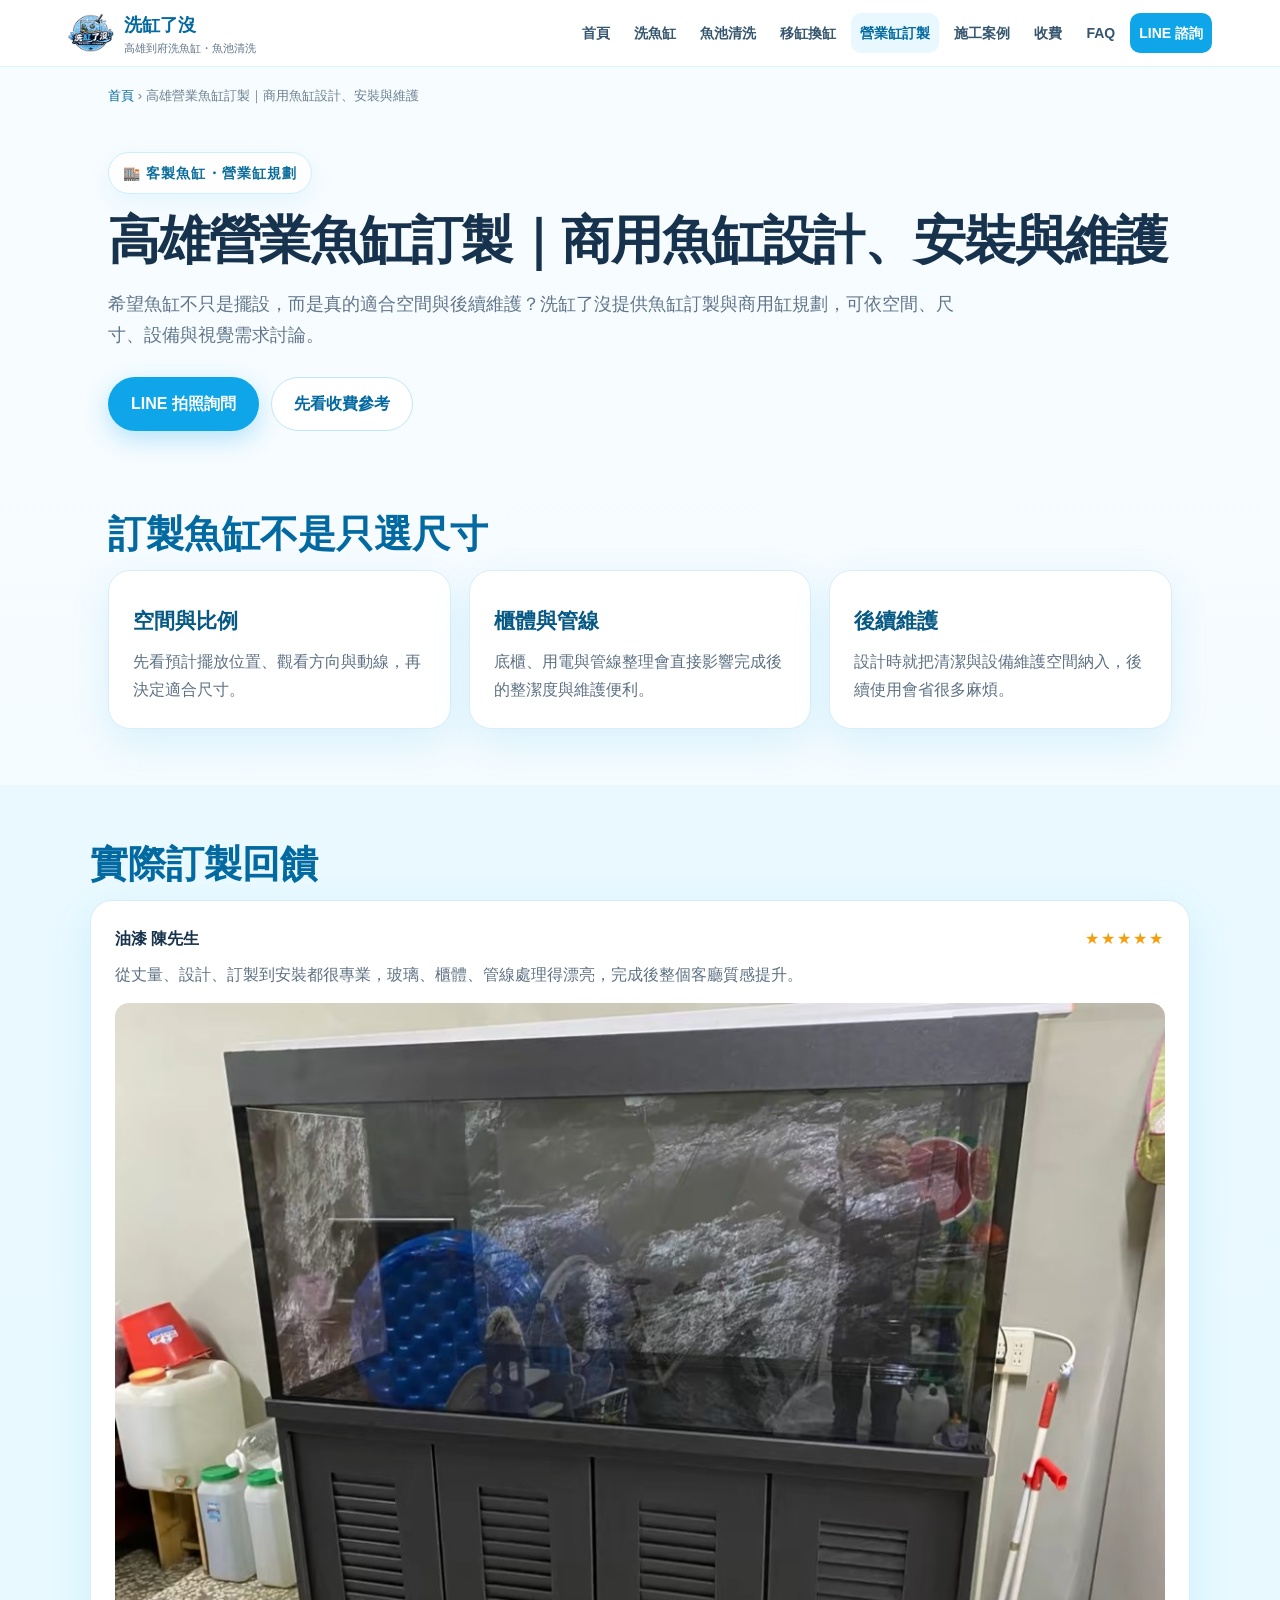
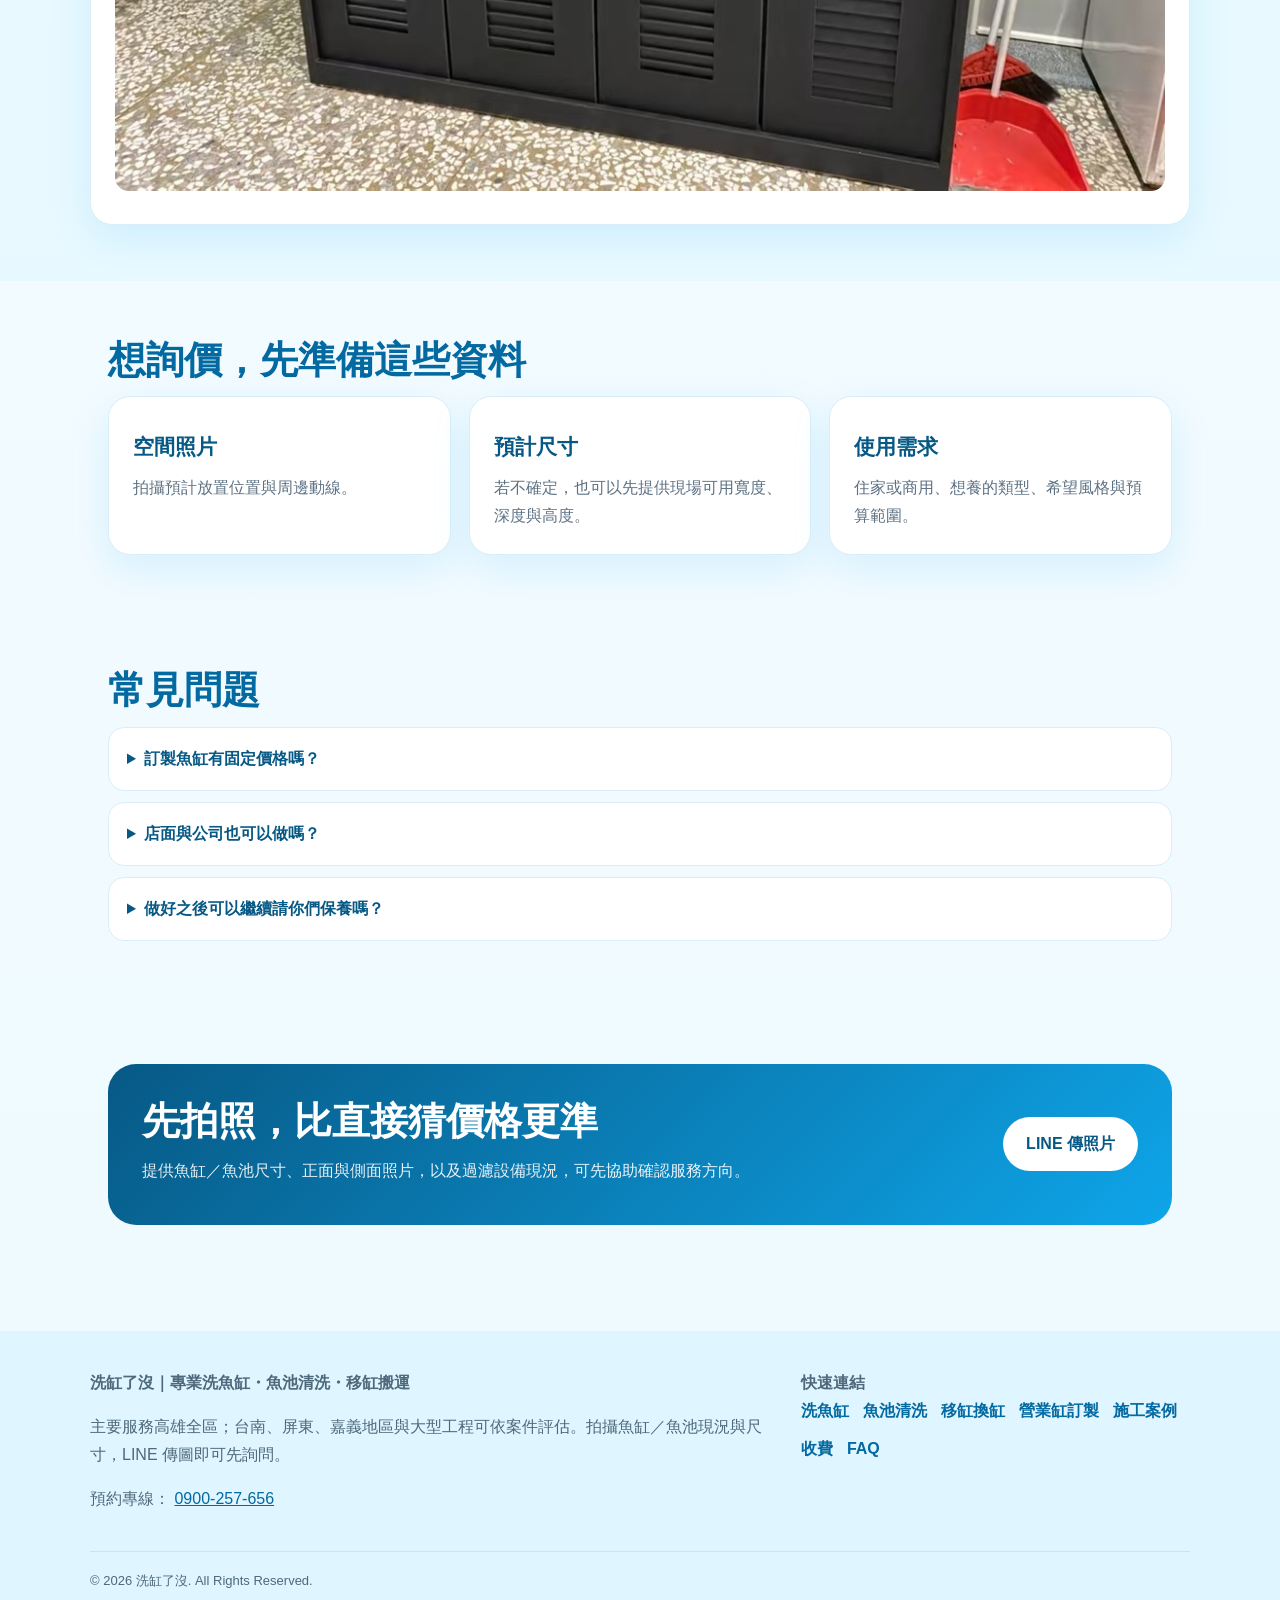
<file: commercial-aquarium.html>
<!DOCTYPE html>
<html lang="zh-Hant-TW">
 <head>
  <meta charset="utf-8"/>
  <meta content="width=device-width,initial-scale=1.0" name="viewport"/>
  <!--
SEO 區：一般新增案例時不要一直改 title / description；只有主力服務或定位改變時才調整
-->
  <title>
   高雄營業魚缸訂製｜商用魚缸設計、安裝與維護｜洗缸了沒
  </title>
  <meta content="高雄營業魚缸訂製、商用魚缸設計與安裝服務，從丈量、設計、缸體與底櫃配置到後續維護需求評估，適合店面、公司與居家空間。" name="description"/>
  <meta content="index,follow,max-image-preview:large" name="robots"/>
  <meta content="-i7VXnsVg4zDJ8ApWec60F25MyH0KKUn08Q0PoNsedw" name="google-site-verification"/>
  <link href="https://erita2114.github.io/wash-tank/commercial-aquarium.html" rel="canonical"/>
  <link href="https://erita2114.github.io/wash-tank/images/logo_48x48.png" rel="icon" sizes="48x48" type="image/png"/>
  <link href="https://erita2114.github.io/wash-tank/images/logo_180x180.png" rel="apple-touch-icon" sizes="180x180"/>
  <meta content="#0ea5e9" name="theme-color"/>
  <meta content="zh_TW" property="og:locale"/>
  <meta content="website" property="og:type"/>
  <meta content="洗缸了沒" property="og:site_name"/>
  <meta content="高雄營業魚缸訂製｜商用魚缸設計、安裝與維護｜洗缸了沒" property="og:title"/>
  <meta content="高雄營業魚缸訂製、商用魚缸設計與安裝服務，從丈量、設計、缸體與底櫃配置到後續維護需求評估，適合店面、公司與居家空間。" property="og:description"/>
  <meta content="https://erita2114.github.io/wash-tank/commercial-aquarium.html" property="og:url"/>
  <meta content="https://erita2114.github.io/wash-tank/images/logo2.png" property="og:image"/>
  <meta content="洗缸了沒－專業洗魚缸與魚池清洗服務" property="og:image:alt"/>
  <meta content="summary_large_image" name="twitter:card"/>
  <meta content="高雄營業魚缸訂製｜商用魚缸設計、安裝與維護｜洗缸了沒" name="twitter:title"/>
  <meta content="高雄營業魚缸訂製、商用魚缸設計與安裝服務，從丈量、設計、缸體與底櫃配置到後續維護需求評估，適合店面、公司與居家空間。" name="twitter:description"/>
  <meta content="https://erita2114.github.io/wash-tank/images/logo2.png" name="twitter:image"/>
  <!--
共用樣式：site.css。正常新增內容不需要修改 CSS
-->
  <link href="site.css" rel="stylesheet"/>
  <script type="application/ld+json">
   {"@context":"https://schema.org","@graph":[{"@type":"BreadcrumbList","itemListElement":[{"@type":"ListItem","position":1,"name":"首頁","item":"https://erita2114.github.io/wash-tank/"},{"@type":"ListItem","position":2,"name":"高雄營業魚缸訂製｜商用魚缸設計、安裝與維護","item":"https://erita2114.github.io/wash-tank/commercial-aquarium.html"}]},{"@type":"Service","name":"高雄營業魚缸訂製｜商用魚缸設計、安裝與維護","description":"高雄營業魚缸訂製、商用魚缸設計與安裝服務，從丈量、設計、缸體與底櫃配置到後續維護需求評估，適合店面、公司與居家空間。","url":"https://erita2114.github.io/wash-tank/commercial-aquarium.html","provider":{"@type":"LocalBusiness","name":"洗缸了沒","url":"https://erita2114.github.io/wash-tank/","telephone":"0900-257-656","image":"https://erita2114.github.io/wash-tank/images/logo2.png","areaServed":["高雄市","台南市","屏東縣","嘉義地區"]},"areaServed":["高雄市","台南市","屏東縣","嘉義地區"]}]}
  </script>
 </head>
 <body>
  <!--
以下為網頁內容。日後主要修改有「維護區」標記的地方
-->
  <a class="skip" href="#main">
   跳到主要內容
  </a>
  <header class="site-header">
   <nav aria-label="主要導覽" class="navbar">
    <a class="brand" href="index.html">
     <img alt="洗缸了沒 logo" height="46" src="https://erita2114.github.io/wash-tank/images/logo.png" width="46"/>
     <span>
      <strong>
       洗缸了沒
      </strong>
      <small>
       高雄到府洗魚缸・魚池清洗
      </small>
     </span>
    </a>
    <button aria-expanded="false" aria-label="開啟選單" class="menu-btn" type="button">
     ☰
    </button>
    <div class="nav-links">
     <a href="index.html">
      首頁
     </a>
     <a href="fish-tank-cleaning.html">
      洗魚缸
     </a>
     <a href="pond-cleaning.html">
      魚池清洗
     </a>
     <a href="tank-moving.html">
      移缸換缸
     </a>
     <a aria-current="page" href="commercial-aquarium.html">
      營業缸訂製
     </a>
     <a href="cases.html">
      施工案例
     </a>
     <a href="pricing.html">
      收費
     </a>
     <a href="faq.html">
      FAQ
     </a>
     <a class="nav-cta" href="https://lin.ee/5P4y75u" rel="nofollow noopener">
      LINE 諮詢
     </a>
    </div>
   </nav>
  </header>
  <div class="breadcrumb">
   <a href="index.html">
    首頁
   </a>
   › 高雄營業魚缸訂製｜商用魚缸設計、安裝與維護
  </div>
  <main id="main">
   <!--
維護區｜頁面主標題：除非服務定位改變，平常不需要改
-->
   <section class="page-hero">
    <span class="eyebrow">
     🏬 客製魚缸・營業缸規劃
    </span>
    <h1>
     高雄營業魚缸訂製｜商用魚缸設計、安裝與維護
    </h1>
    <p>
     希望魚缸不只是擺設，而是真的適合空間與後續維護？洗缸了沒提供魚缸訂製與商用缸規劃，可依空間、尺寸、設備與視覺需求討論。
    </p>
    <div class="cta-row">
     <a class="btn btn-primary" href="https://lin.ee/5P4y75u" rel="nofollow noopener">
      LINE 拍照詢問
     </a>
     <a class="btn btn-secondary" href="pricing.html">
      先看收費參考
     </a>
    </div>
   </section>
   <!--
區塊｜訂製魚缸不是只選尺寸
-->
   <section class="section">
    <h2>
     訂製魚缸不是只選尺寸
    </h2>
    <div class="grid">
     <article class="card">
      <h3>
       空間與比例
      </h3>
      <p>
       先看預計擺放位置、觀看方向與動線，再決定適合尺寸。
      </p>
     </article>
     <article class="card">
      <h3>
       櫃體與管線
      </h3>
      <p>
       底櫃、用電與管線整理會直接影響完成後的整潔度與維護便利。
      </p>
     </article>
     <article class="card">
      <h3>
       後續維護
      </h3>
      <p>
       設計時就把清潔與設備維護空間納入，後續使用會省很多麻煩。
      </p>
     </article>
    </div>
   </section>
   <!--
區塊｜實際訂製回饋
-->
   <!--
維護區｜服務頁案例：有更適合的真實案例時，可替換此區影片／圖片／文字
-->
   <section class="section alt">
    <div class="inner">
     <h2>
      實際訂製回饋
     </h2>
     <article class="card">
      <div class="review-head">
       <strong>
        油漆 陳先生
       </strong>
       <span class="stars">
        ★★★★★
       </span>
      </div>
      <p>
       從丈量、設計、訂製到安裝都很專業，玻璃、櫃體、管線處理得漂亮，完成後整個客廳質感提升。
      </p>
      <img alt="客製魚缸訂製完成案例" class="review-img" src="https://erita2114.github.io/wash-tank/images/%E8%A8%82%E8%A3%BD%E6%96%B0%E7%BC%B81.jpg"/>
     </article>
    </div>
   </section>
   <!--
區塊｜想詢價，先準備這些資料
-->
   <section class="section">
    <h2>
     想詢價，先準備這些資料
    </h2>
    <div class="grid">
     <article class="card">
      <h3>
       空間照片
      </h3>
      <p>
       拍攝預計放置位置與周邊動線。
      </p>
     </article>
     <article class="card">
      <h3>
       預計尺寸
      </h3>
      <p>
       若不確定，也可以先提供現場可用寬度、深度與高度。
      </p>
     </article>
     <article class="card">
      <h3>
       使用需求
      </h3>
      <p>
       住家或商用、想養的類型、希望風格與預算範圍。
      </p>
     </article>
    </div>
   </section>
   <!--
區塊｜常見問題
-->
   <!--
維護區｜此服務常見問題：未來可增加新的 details 問答
-->
   <section class="section faq">
    <h2>
     常見問題
    </h2>
    <details>
     <summary>
      訂製魚缸有固定價格嗎？
     </summary>
     <p>
      訂製價格會受尺寸、玻璃、櫃體、設備、管線與安裝條件影響，需要依需求報價。
     </p>
    </details>
    <details>
     <summary>
      店面與公司也可以做嗎？
     </summary>
     <p>
      可以。原有服務包含營業魚缸訂製與商用空間需求。
     </p>
    </details>
    <details>
     <summary>
      做好之後可以繼續請你們保養嗎？
     </summary>
     <p>
      可以將後續清潔與保養需求一起提出，再依地區與設備狀況安排。
     </p>
    </details>
   </section>
   <!--
區塊｜先拍照，比直接猜價格更準
-->
   <section class="section">
    <div class="callout">
     <div>
      <h2>
       先拍照，比直接猜價格更準
      </h2>
      <p>
       提供魚缸／魚池尺寸、正面與側面照片，以及過濾設備現況，可先協助確認服務方向。
      </p>
     </div>
     <a class="btn" href="https://lin.ee/5P4y75u" rel="nofollow noopener">
      LINE 傳照片
     </a>
    </div>
   </section>
  </main>
  <footer>
   <div class="footer-inner">
    <div>
     <strong>
      洗缸了沒｜專業洗魚缸・魚池清洗・移缸搬運
     </strong>
     <p>
      主要服務高雄全區；台南、屏東、嘉義地區與大型工程可依案件評估。拍攝魚缸／魚池現況與尺寸，LINE 傳圖即可先詢問。
     </p>
     <p>
      預約專線：
      <a href="tel:0900257656">
       0900-257-656
      </a>
     </p>
    </div>
    <div>
     <strong>
      快速連結
     </strong>
     <div class="footer-links">
      <a href="fish-tank-cleaning.html">
       洗魚缸
      </a>
      <a href="pond-cleaning.html">
       魚池清洗
      </a>
      <a href="tank-moving.html">
       移缸換缸
      </a>
      <a href="commercial-aquarium.html">
       營業缸訂製
      </a>
      <a href="cases.html">
       施工案例
      </a>
      <a href="pricing.html">
       收費
      </a>
      <a href="faq.html">
       FAQ
      </a>
     </div>
    </div>
   </div>
   <div class="copyright">
    © 2026 洗缸了沒. All Rights Reserved.
   </div>
  </footer>
  <script defer="" src="site.js">
  </script>
 </body>
</html>
</file>
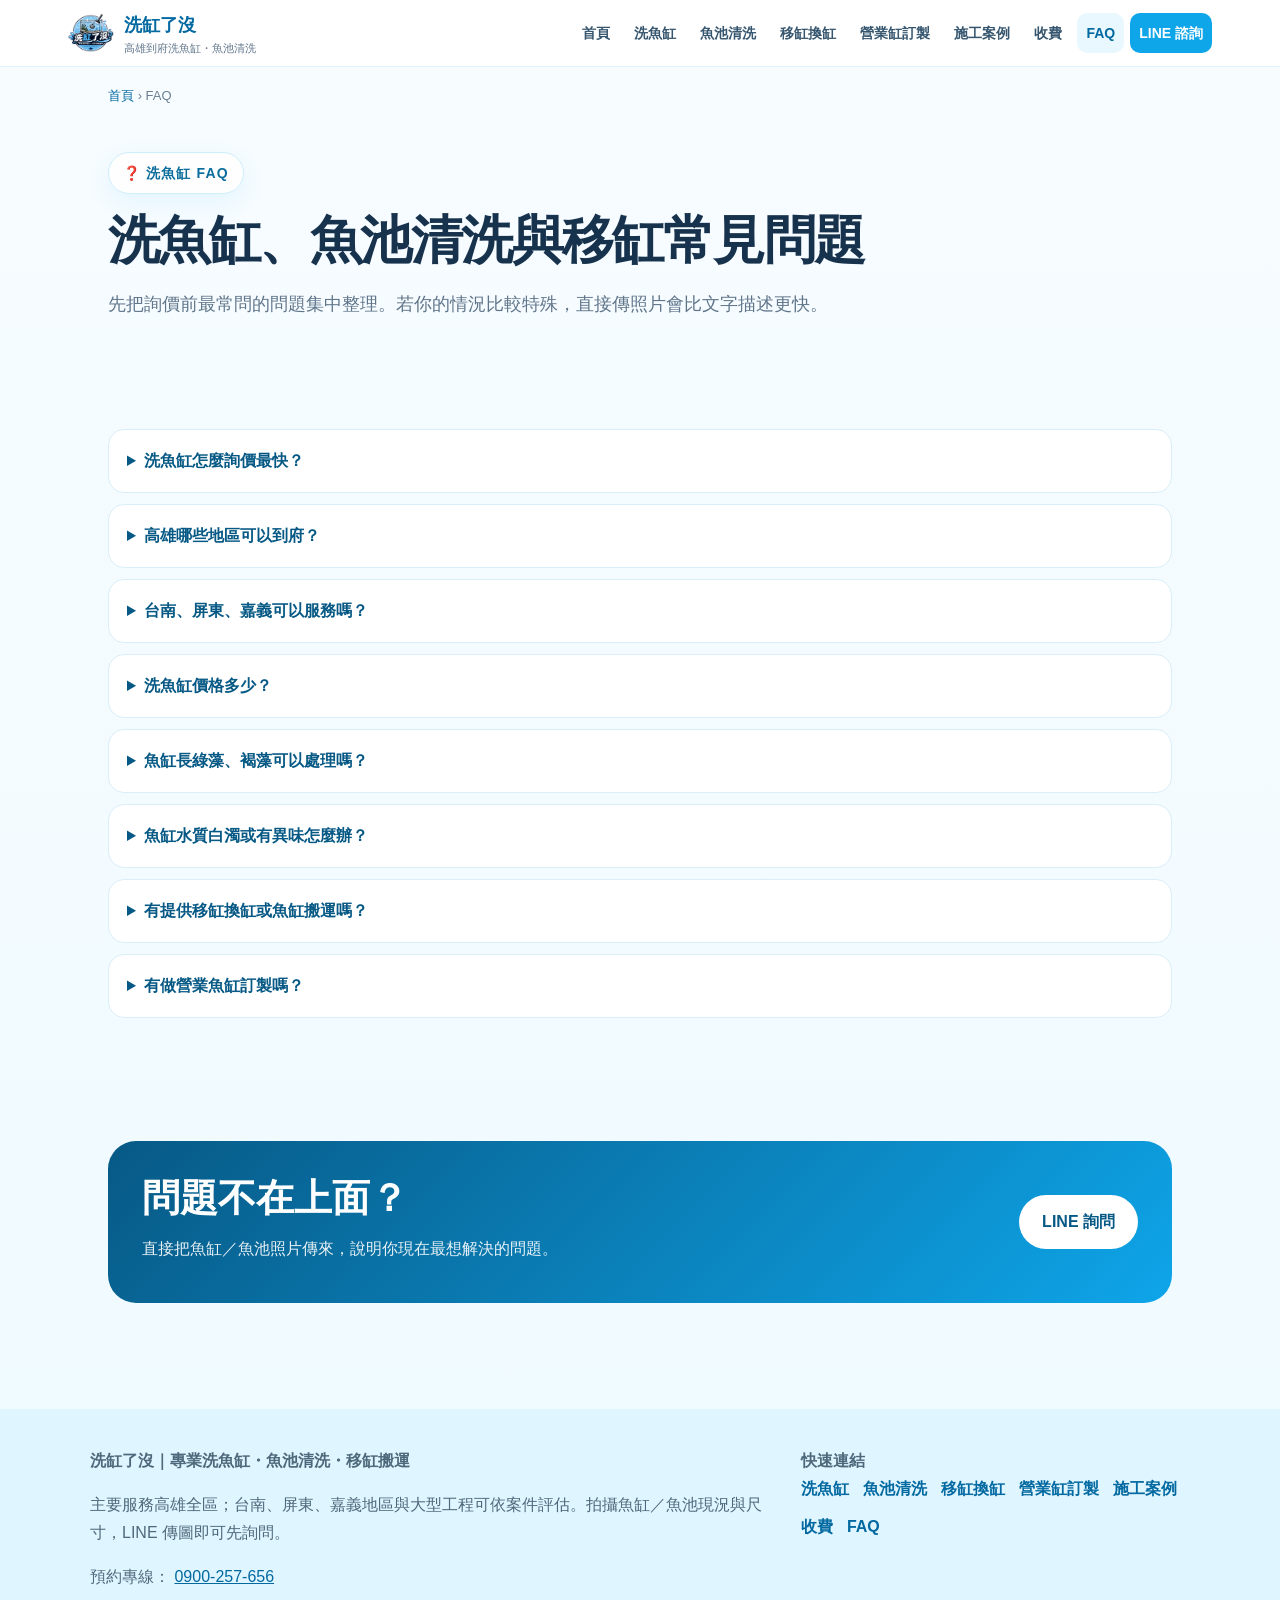
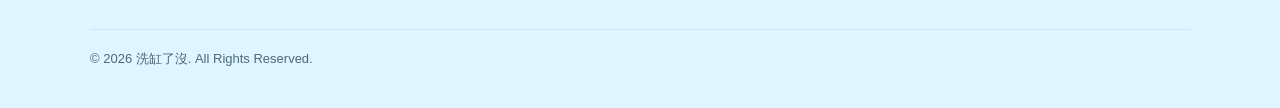
<file: faq.html>
<!DOCTYPE html>
<html lang="zh-Hant-TW">
 <head>
  <meta charset="utf-8"/>
  <meta content="width=device-width,initial-scale=1.0" name="viewport"/>
  <!--
SEO 區：一般新增案例時不要一直改 title / description；只有主力服務或定位改變時才調整
-->
  <title>
   洗魚缸常見問題｜價格、到府範圍、移缸與魚池清洗｜洗缸了沒
  </title>
  <meta content="洗魚缸常見問題整理：高雄到府範圍、洗魚缸價格、魚缸長藻與水質混濁、魚池清洗、移缸換缸、魚缸搬運與營業缸訂製詢價方式。" name="description"/>
  <meta content="index,follow,max-image-preview:large" name="robots"/>
  <meta content="-i7VXnsVg4zDJ8ApWec60F25MyH0KKUn08Q0PoNsedw" name="google-site-verification"/>
  <link href="https://erita2114.github.io/wash-tank/faq.html" rel="canonical"/>
  <link href="https://erita2114.github.io/wash-tank/images/logo_48x48.png" rel="icon" sizes="48x48" type="image/png"/>
  <link href="https://erita2114.github.io/wash-tank/images/logo_180x180.png" rel="apple-touch-icon" sizes="180x180"/>
  <meta content="#0ea5e9" name="theme-color"/>
  <meta content="zh_TW" property="og:locale"/>
  <meta content="website" property="og:type"/>
  <meta content="洗缸了沒" property="og:site_name"/>
  <meta content="洗魚缸常見問題｜價格、到府範圍、移缸與魚池清洗｜洗缸了沒" property="og:title"/>
  <meta content="洗魚缸常見問題整理：高雄到府範圍、洗魚缸價格、魚缸長藻與水質混濁、魚池清洗、移缸換缸、魚缸搬運與營業缸訂製詢價方式。" property="og:description"/>
  <meta content="https://erita2114.github.io/wash-tank/faq.html" property="og:url"/>
  <meta content="https://erita2114.github.io/wash-tank/images/logo2.png" property="og:image"/>
  <meta content="洗缸了沒－專業洗魚缸與魚池清洗服務" property="og:image:alt"/>
  <meta content="summary_large_image" name="twitter:card"/>
  <meta content="洗魚缸常見問題｜價格、到府範圍、移缸與魚池清洗｜洗缸了沒" name="twitter:title"/>
  <meta content="洗魚缸常見問題整理：高雄到府範圍、洗魚缸價格、魚缸長藻與水質混濁、魚池清洗、移缸換缸、魚缸搬運與營業缸訂製詢價方式。" name="twitter:description"/>
  <meta content="https://erita2114.github.io/wash-tank/images/logo2.png" name="twitter:image"/>
  <!--
共用樣式：site.css。正常新增內容不需要修改 CSS
-->
  <link href="site.css" rel="stylesheet"/>
  <!--
SEO FAQ 結構化資料：只有新增／刪除 FAQ 時才需要同步更新此段
-->
  <script type="application/ld+json">
   {"@context":"https://schema.org","@type":"FAQPage","mainEntity":[{"@type":"Question","name":"洗魚缸怎麼詢價最快？","acceptedAnswer":{"@type":"Answer","text":"提供魚缸長、寬、高尺寸，正面、側面與過濾設備照片，再說明目前問題，例如長藻、水質混濁、異味或準備移缸。"}},{"@type":"Question","name":"高雄哪些地區可以到府？","acceptedAnswer":{"@type":"Answer","text":"高雄全區為主要服務範圍，原網站列有小港、苓雅、新興、前鎮、左營、三民、鳳山、楠梓、鼓山等區域。"}},{"@type":"Question","name":"台南、屏東、嘉義可以服務嗎？","acceptedAnswer":{"@type":"Answer","text":"可以先詢問。台南、屏東與嘉義地區可依案件、距離與工程規模評估。"}},{"@type":"Question","name":"洗魚缸價格多少？","acceptedAnswer":{"@type":"Answer","text":"目前公開參考為：1.5 尺以下小型魚缸 800 元起、2–3 尺中型魚缸 1,200 元起、大型魚缸／魚池 2,000 元起；實際依現況報價。"}},{"@type":"Question","name":"魚缸長綠藻、褐藻可以處理嗎？","acceptedAnswer":{"@type":"Answer","text":"可以詢問。原有服務內容包含魚缸壁面、造景上的褐藻、綠藻與黑毛藻等髒污處理。"}},{"@type":"Question","name":"魚缸水質白濁或有異味怎麼辦？","acceptedAnswer":{"@type":"Answer","text":"除了清潔魚缸，也需要一起看底部沉積、換水與過濾系統狀況；建議先拍照提供現況。"}},{"@type":"Question","name":"有提供移缸換缸或魚缸搬運嗎？","acceptedAnswer":{"@type":"Answer","text":"有。可提供魚缸尺寸、設備、起點與終點樓層、電梯與動線照片，以便評估。"}},{"@type":"Question","name":"有做營業魚缸訂製嗎？","acceptedAnswer":{"@type":"Answer","text":"有。原有服務包含營業魚缸訂製、魚缸設計、安裝與後續維護需求評估。"}}]}
  </script>
 </head>
 <body>
  <!--
以下為網頁內容。日後主要修改有「維護區」標記的地方
-->
  <a class="skip" href="#main">
   跳到主要內容
  </a>
  <header class="site-header">
   <nav aria-label="主要導覽" class="navbar">
    <a class="brand" href="index.html">
     <img alt="洗缸了沒 logo" height="46" src="https://erita2114.github.io/wash-tank/images/logo.png" width="46"/>
     <span>
      <strong>
       洗缸了沒
      </strong>
      <small>
       高雄到府洗魚缸・魚池清洗
      </small>
     </span>
    </a>
    <button aria-expanded="false" aria-label="開啟選單" class="menu-btn" type="button">
     ☰
    </button>
    <div class="nav-links">
     <a href="index.html">
      首頁
     </a>
     <a href="fish-tank-cleaning.html">
      洗魚缸
     </a>
     <a href="pond-cleaning.html">
      魚池清洗
     </a>
     <a href="tank-moving.html">
      移缸換缸
     </a>
     <a href="commercial-aquarium.html">
      營業缸訂製
     </a>
     <a href="cases.html">
      施工案例
     </a>
     <a href="pricing.html">
      收費
     </a>
     <a aria-current="page" href="faq.html">
      FAQ
     </a>
     <a class="nav-cta" href="https://lin.ee/5P4y75u" rel="nofollow noopener">
      LINE 諮詢
     </a>
    </div>
   </nav>
  </header>
  <div class="breadcrumb">
   <a href="index.html">
    首頁
   </a>
   › FAQ
  </div>
  <main id="main">
   <!--
維護區｜頁面主標題：除非服務定位改變，平常不需要改
-->
   <section class="page-hero">
    <span class="eyebrow">
     ❓ 洗魚缸 FAQ
    </span>
    <h1>
     洗魚缸、魚池清洗與移缸常見問題
    </h1>
    <p>
     先把詢價前最常問的問題集中整理。若你的情況比較特殊，直接傳照片會比文字描述更快。
    </p>
   </section>
   <!--
維護區｜FAQ 顯示內容：下次新增問題直接複製模板
-->
   <section class="section faq">
    <!--
★ 新增 FAQ 模板（複製到 section.faq 裡）
<details>
    <summary>新的問題？</summary>
    <p>回答內容。</p>
</details>
注意：若要讓結構化資料同步完整，新增 FAQ 後也要更新 head 裡的 FAQPage JSON-LD。
-->
    <details>
     <summary>
      洗魚缸怎麼詢價最快？
     </summary>
     <p>
      提供魚缸長、寬、高尺寸，正面、側面與過濾設備照片，再說明目前問題，例如長藻、水質混濁、異味或準備移缸。
     </p>
    </details>
    <details>
     <summary>
      高雄哪些地區可以到府？
     </summary>
     <p>
      高雄全區為主要服務範圍，原網站列有小港、苓雅、新興、前鎮、左營、三民、鳳山、楠梓、鼓山等區域。
     </p>
    </details>
    <details>
     <summary>
      台南、屏東、嘉義可以服務嗎？
     </summary>
     <p>
      可以先詢問。台南、屏東與嘉義地區可依案件、距離與工程規模評估。
     </p>
    </details>
    <details>
     <summary>
      洗魚缸價格多少？
     </summary>
     <p>
      目前公開參考為：1.5 尺以下小型魚缸 800 元起、2–3 尺中型魚缸 1,200 元起、大型魚缸／魚池 2,000 元起；實際依現況報價。
     </p>
    </details>
    <details>
     <summary>
      魚缸長綠藻、褐藻可以處理嗎？
     </summary>
     <p>
      可以詢問。原有服務內容包含魚缸壁面、造景上的褐藻、綠藻與黑毛藻等髒污處理。
     </p>
    </details>
    <details>
     <summary>
      魚缸水質白濁或有異味怎麼辦？
     </summary>
     <p>
      除了清潔魚缸，也需要一起看底部沉積、換水與過濾系統狀況；建議先拍照提供現況。
     </p>
    </details>
    <details>
     <summary>
      有提供移缸換缸或魚缸搬運嗎？
     </summary>
     <p>
      有。可提供魚缸尺寸、設備、起點與終點樓層、電梯與動線照片，以便評估。
     </p>
    </details>
    <details>
     <summary>
      有做營業魚缸訂製嗎？
     </summary>
     <p>
      有。原有服務包含營業魚缸訂製、魚缸設計、安裝與後續維護需求評估。
     </p>
    </details>
   </section>
   <!--
區塊｜問題不在上面？
-->
   <section class="section">
    <div class="callout">
     <div>
      <h2>
       問題不在上面？
      </h2>
      <p>
       直接把魚缸／魚池照片傳來，說明你現在最想解決的問題。
      </p>
     </div>
     <a class="btn" href="https://lin.ee/5P4y75u" rel="nofollow noopener">
      LINE 詢問
     </a>
    </div>
   </section>
  </main>
  <footer>
   <div class="footer-inner">
    <div>
     <strong>
      洗缸了沒｜專業洗魚缸・魚池清洗・移缸搬運
     </strong>
     <p>
      主要服務高雄全區；台南、屏東、嘉義地區與大型工程可依案件評估。拍攝魚缸／魚池現況與尺寸，LINE 傳圖即可先詢問。
     </p>
     <p>
      預約專線：
      <a href="tel:0900257656">
       0900-257-656
      </a>
     </p>
    </div>
    <div>
     <strong>
      快速連結
     </strong>
     <div class="footer-links">
      <a href="fish-tank-cleaning.html">
       洗魚缸
      </a>
      <a href="pond-cleaning.html">
       魚池清洗
      </a>
      <a href="tank-moving.html">
       移缸換缸
      </a>
      <a href="commercial-aquarium.html">
       營業缸訂製
      </a>
      <a href="cases.html">
       施工案例
      </a>
      <a href="pricing.html">
       收費
      </a>
      <a href="faq.html">
       FAQ
      </a>
     </div>
    </div>
   </div>
   <div class="copyright">
    © 2026 洗缸了沒. All Rights Reserved.
   </div>
  </footer>
  <script defer="" src="site.js">
  </script>
 </body>
</html>
</file>
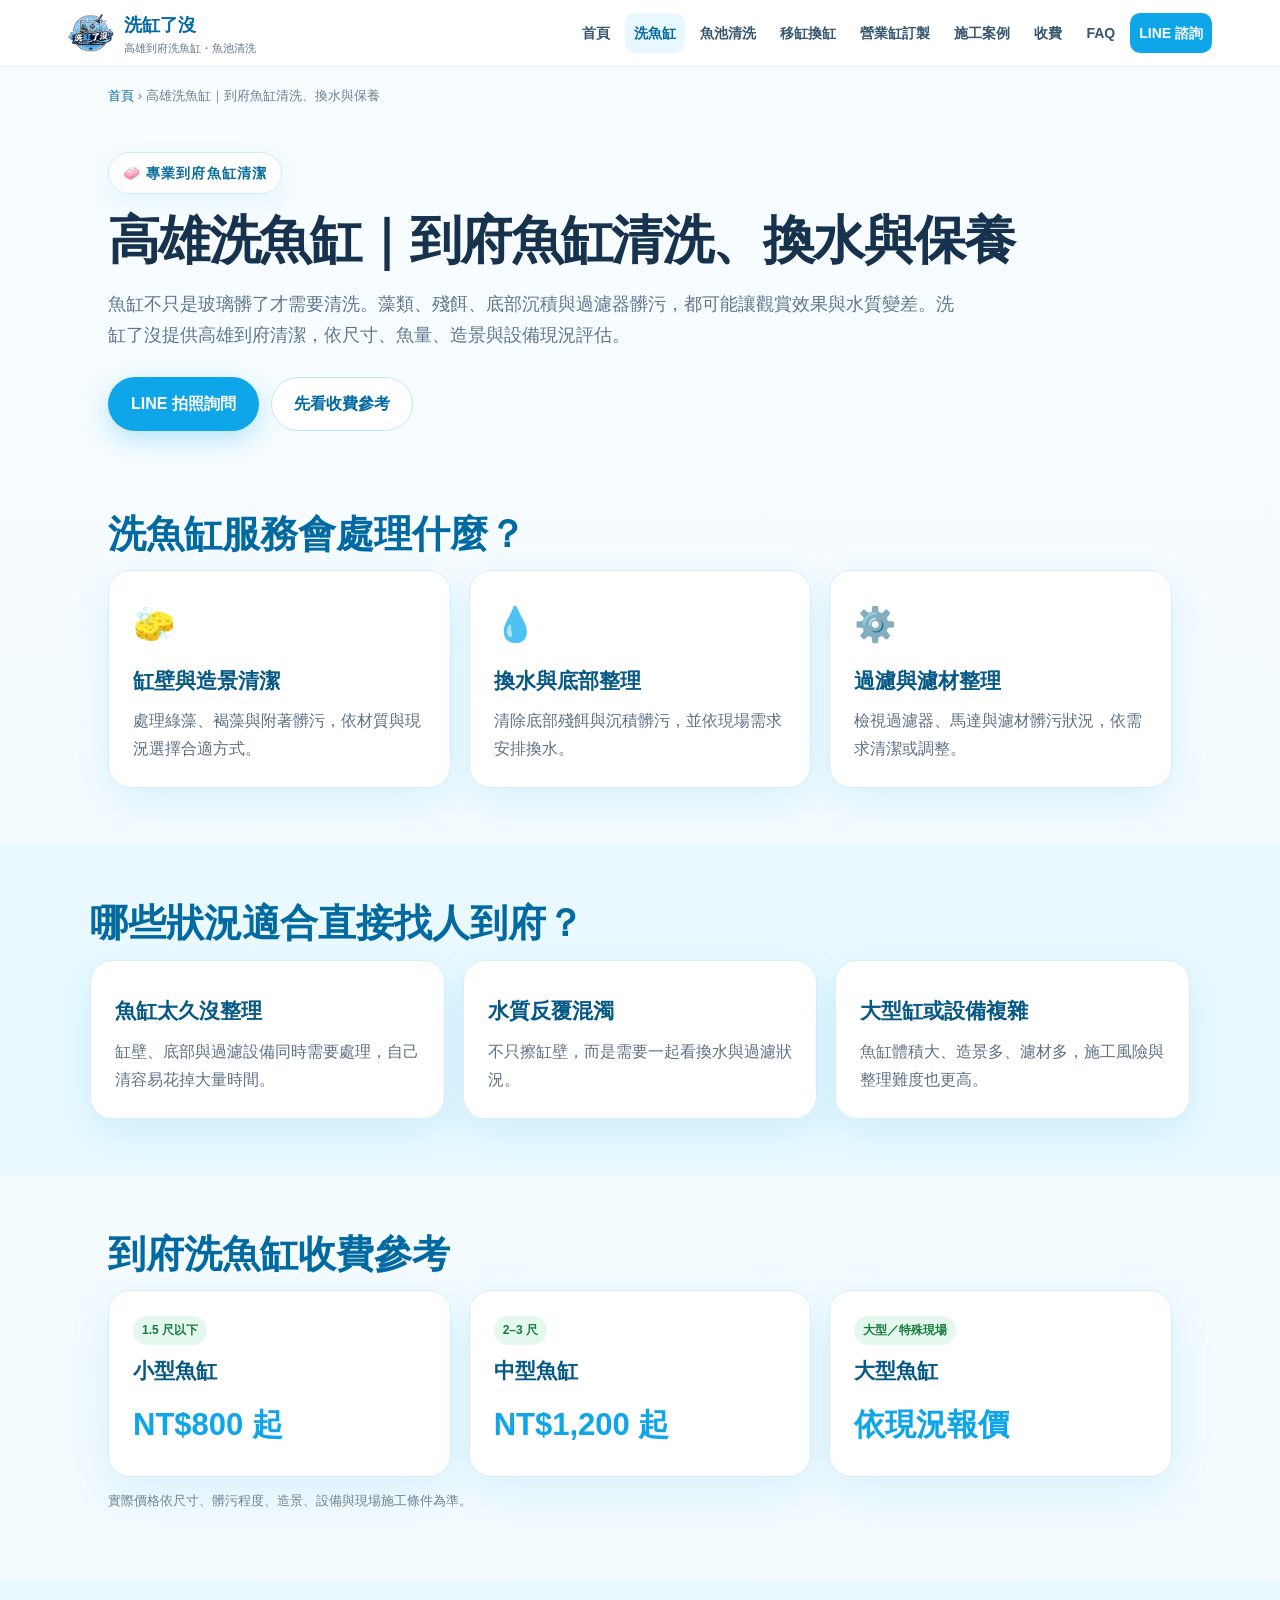
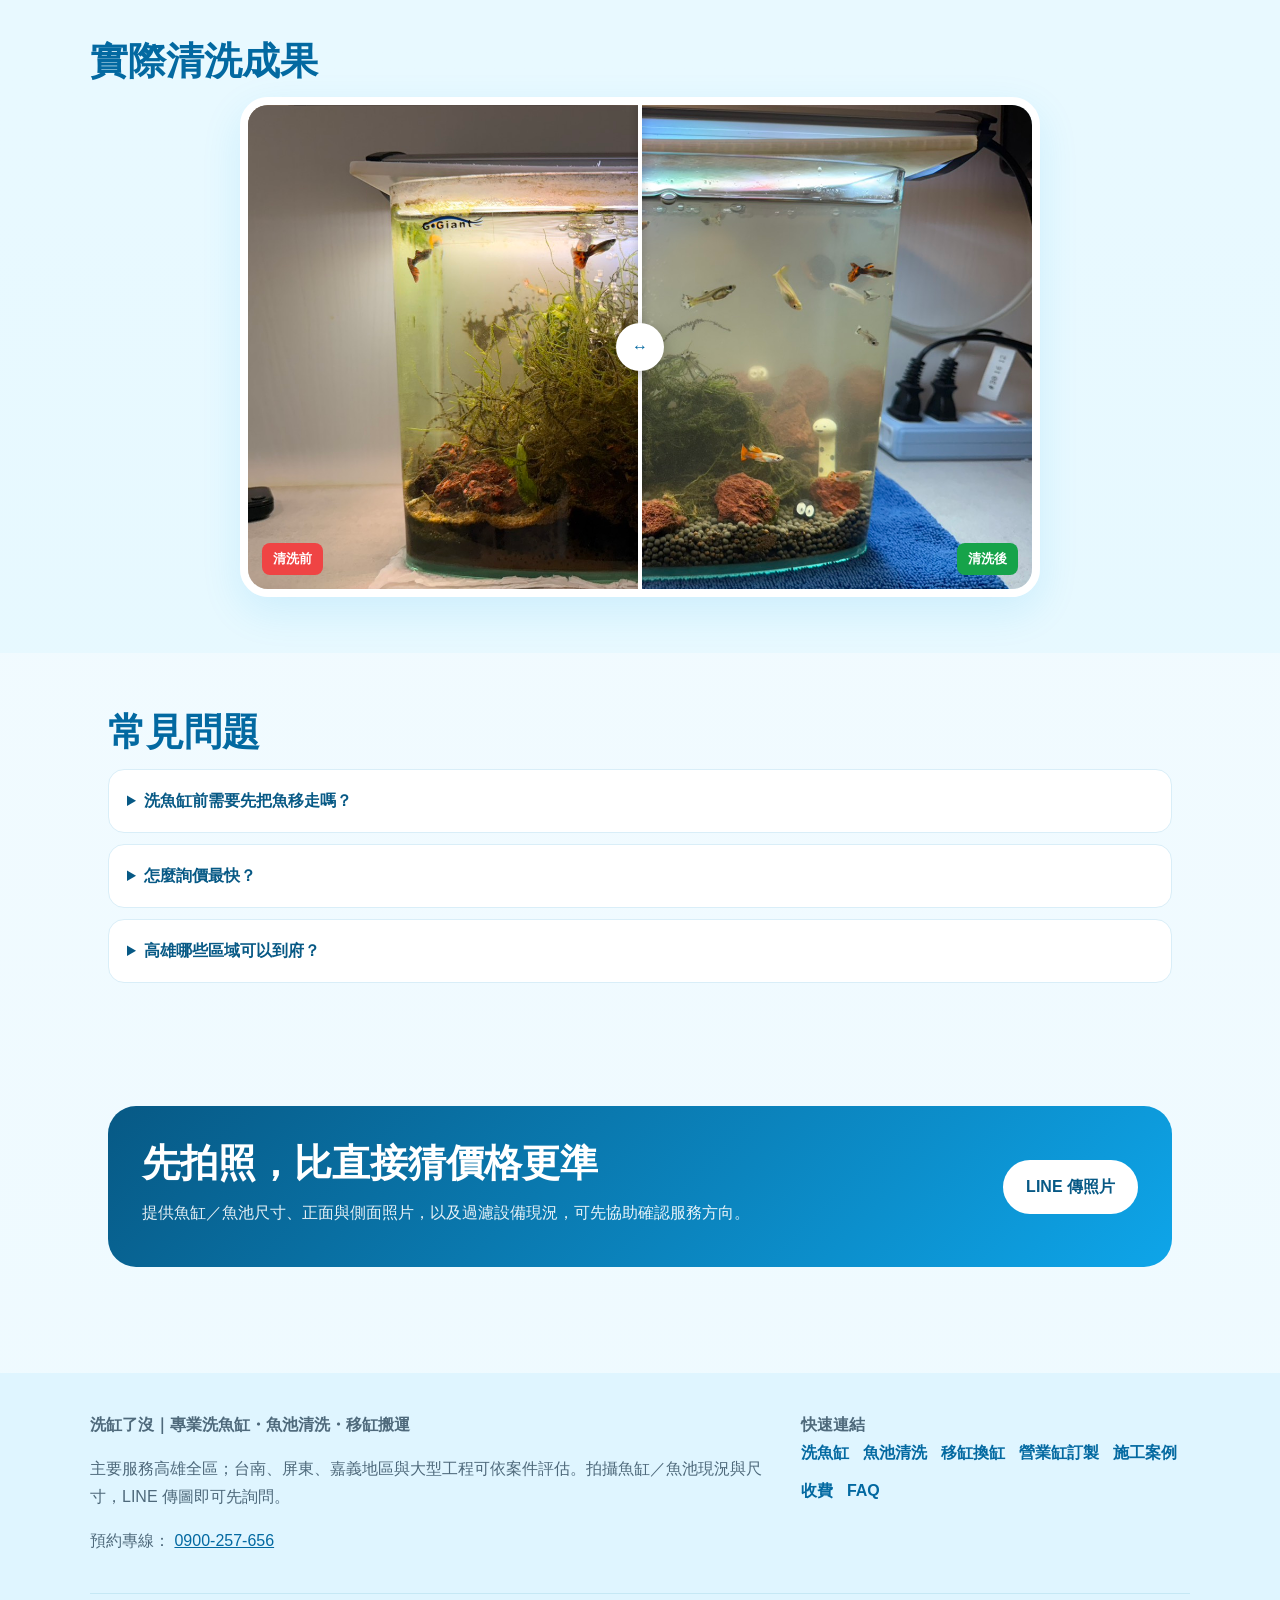
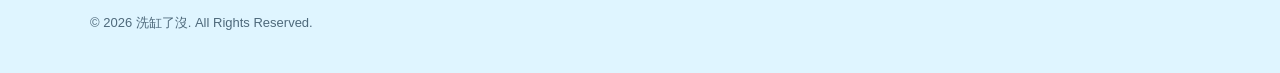
<file: fish-tank-cleaning.html>
<!DOCTYPE html>
<html lang="zh-Hant-TW">
 <head>
  <meta charset="utf-8"/>
  <meta content="width=device-width,initial-scale=1.0" name="viewport"/>
  <!--
SEO 區：一般新增案例時不要一直改 title / description；只有主力服務或定位改變時才調整
-->
  <title>
   高雄洗魚缸｜到府魚缸清洗、換水與保養｜洗缸了沒
  </title>
  <meta content="高雄到府洗魚缸服務，提供魚缸清潔、安全換水、藻類與底部髒污處理、過濾設備與濾材整理。小型魚缸 800 元起、中型 1,200 元起，拍照 LINE 詢問。" name="description"/>
  <meta content="index,follow,max-image-preview:large" name="robots"/>
  <meta content="-i7VXnsVg4zDJ8ApWec60F25MyH0KKUn08Q0PoNsedw" name="google-site-verification"/>
  <link href="https://erita2114.github.io/wash-tank/fish-tank-cleaning.html" rel="canonical"/>
  <link href="https://erita2114.github.io/wash-tank/images/logo_48x48.png" rel="icon" sizes="48x48" type="image/png"/>
  <link href="https://erita2114.github.io/wash-tank/images/logo_180x180.png" rel="apple-touch-icon" sizes="180x180"/>
  <meta content="#0ea5e9" name="theme-color"/>
  <meta content="zh_TW" property="og:locale"/>
  <meta content="website" property="og:type"/>
  <meta content="洗缸了沒" property="og:site_name"/>
  <meta content="高雄洗魚缸｜到府魚缸清洗、換水與保養｜洗缸了沒" property="og:title"/>
  <meta content="高雄到府洗魚缸服務，提供魚缸清潔、安全換水、藻類與底部髒污處理、過濾設備與濾材整理。小型魚缸 800 元起、中型 1,200 元起，拍照 LINE 詢問。" property="og:description"/>
  <meta content="https://erita2114.github.io/wash-tank/fish-tank-cleaning.html" property="og:url"/>
  <meta content="https://erita2114.github.io/wash-tank/images/logo2.png" property="og:image"/>
  <meta content="洗缸了沒－專業洗魚缸與魚池清洗服務" property="og:image:alt"/>
  <meta content="summary_large_image" name="twitter:card"/>
  <meta content="高雄洗魚缸｜到府魚缸清洗、換水與保養｜洗缸了沒" name="twitter:title"/>
  <meta content="高雄到府洗魚缸服務，提供魚缸清潔、安全換水、藻類與底部髒污處理、過濾設備與濾材整理。小型魚缸 800 元起、中型 1,200 元起，拍照 LINE 詢問。" name="twitter:description"/>
  <meta content="https://erita2114.github.io/wash-tank/images/logo2.png" name="twitter:image"/>
  <!--
共用樣式：site.css。正常新增內容不需要修改 CSS
-->
  <link href="site.css" rel="stylesheet"/>
  <script type="application/ld+json">
   {"@context":"https://schema.org","@graph":[{"@type":"BreadcrumbList","itemListElement":[{"@type":"ListItem","position":1,"name":"首頁","item":"https://erita2114.github.io/wash-tank/"},{"@type":"ListItem","position":2,"name":"高雄洗魚缸｜到府魚缸清洗、換水與保養","item":"https://erita2114.github.io/wash-tank/fish-tank-cleaning.html"}]},{"@type":"Service","name":"高雄洗魚缸｜到府魚缸清洗、換水與保養","description":"高雄到府洗魚缸服務，提供魚缸清潔、安全換水、藻類與底部髒污處理、過濾設備與濾材整理。小型魚缸 800 元起、中型 1,200 元起，拍照 LINE 詢問。","url":"https://erita2114.github.io/wash-tank/fish-tank-cleaning.html","provider":{"@type":"LocalBusiness","name":"洗缸了沒","url":"https://erita2114.github.io/wash-tank/","telephone":"0900-257-656","image":"https://erita2114.github.io/wash-tank/images/logo2.png","areaServed":["高雄市","台南市","屏東縣","嘉義地區"]},"areaServed":["高雄市","台南市","屏東縣","嘉義地區"]}]}
  </script>
 </head>
 <body>
  <!--
以下為網頁內容。日後主要修改有「維護區」標記的地方
-->
  <a class="skip" href="#main">
   跳到主要內容
  </a>
  <header class="site-header">
   <nav aria-label="主要導覽" class="navbar">
    <a class="brand" href="index.html">
     <img alt="洗缸了沒 logo" height="46" src="https://erita2114.github.io/wash-tank/images/logo.png" width="46"/>
     <span>
      <strong>
       洗缸了沒
      </strong>
      <small>
       高雄到府洗魚缸・魚池清洗
      </small>
     </span>
    </a>
    <button aria-expanded="false" aria-label="開啟選單" class="menu-btn" type="button">
     ☰
    </button>
    <div class="nav-links">
     <a href="index.html">
      首頁
     </a>
     <a aria-current="page" href="fish-tank-cleaning.html">
      洗魚缸
     </a>
     <a href="pond-cleaning.html">
      魚池清洗
     </a>
     <a href="tank-moving.html">
      移缸換缸
     </a>
     <a href="commercial-aquarium.html">
      營業缸訂製
     </a>
     <a href="cases.html">
      施工案例
     </a>
     <a href="pricing.html">
      收費
     </a>
     <a href="faq.html">
      FAQ
     </a>
     <a class="nav-cta" href="https://lin.ee/5P4y75u" rel="nofollow noopener">
      LINE 諮詢
     </a>
    </div>
   </nav>
  </header>
  <div class="breadcrumb">
   <a href="index.html">
    首頁
   </a>
   › 高雄洗魚缸｜到府魚缸清洗、換水與保養
  </div>
  <main id="main">
   <!--
維護區｜頁面主標題：除非服務定位改變，平常不需要改
-->
   <section class="page-hero">
    <span class="eyebrow">
     🧼 專業到府魚缸清潔
    </span>
    <h1>
     高雄洗魚缸｜到府魚缸清洗、換水與保養
    </h1>
    <p>
     魚缸不只是玻璃髒了才需要清洗。藻類、殘餌、底部沉積與過濾器髒污，都可能讓觀賞效果與水質變差。洗缸了沒提供高雄到府清潔，依尺寸、魚量、造景與設備現況評估。
    </p>
    <div class="cta-row">
     <a class="btn btn-primary" href="https://lin.ee/5P4y75u" rel="nofollow noopener">
      LINE 拍照詢問
     </a>
     <a class="btn btn-secondary" href="pricing.html">
      先看收費參考
     </a>
    </div>
   </section>
   <!--
區塊｜洗魚缸服務會處理什麼？
-->
   <section class="section">
    <h2>
     洗魚缸服務會處理什麼？
    </h2>
    <div class="grid">
     <article class="card">
      <div class="icon">
       🧽
      </div>
      <h3>
       缸壁與造景清潔
      </h3>
      <p>
       處理綠藻、褐藻與附著髒污，依材質與現況選擇合適方式。
      </p>
     </article>
     <article class="card">
      <div class="icon">
       💧
      </div>
      <h3>
       換水與底部整理
      </h3>
      <p>
       清除底部殘餌與沉積髒污，並依現場需求安排換水。
      </p>
     </article>
     <article class="card">
      <div class="icon">
       ⚙️
      </div>
      <h3>
       過濾與濾材整理
      </h3>
      <p>
       檢視過濾器、馬達與濾材髒污狀況，依需求清潔或調整。
      </p>
     </article>
    </div>
   </section>
   <!--
區塊｜哪些狀況適合直接找人到府？
-->
   <section class="section alt">
    <div class="inner">
     <h2>
      哪些狀況適合直接找人到府？
     </h2>
     <div class="grid">
      <article class="card">
       <h3>
        魚缸太久沒整理
       </h3>
       <p>
        缸壁、底部與過濾設備同時需要處理，自己清容易花掉大量時間。
       </p>
      </article>
      <article class="card">
       <h3>
        水質反覆混濁
       </h3>
       <p>
        不只擦缸壁，而是需要一起看換水與過濾狀況。
       </p>
      </article>
      <article class="card">
       <h3>
        大型缸或設備複雜
       </h3>
       <p>
        魚缸體積大、造景多、濾材多，施工風險與整理難度也更高。
       </p>
      </article>
     </div>
    </div>
   </section>
   <!--
區塊｜到府洗魚缸收費參考
-->
   <section class="section">
    <h2>
     到府洗魚缸收費參考
    </h2>
    <div class="grid">
     <article class="card">
      <span class="badge">
       1.5 尺以下
      </span>
      <h3>
       小型魚缸
      </h3>
      <div class="price">
       NT$800 起
      </div>
     </article>
     <article class="card">
      <span class="badge">
       2–3 尺
      </span>
      <h3>
       中型魚缸
      </h3>
      <div class="price">
       NT$1,200 起
      </div>
     </article>
     <article class="card">
      <span class="badge">
       大型／特殊現場
      </span>
      <h3>
       大型魚缸
      </h3>
      <div class="price">
       依現況報價
      </div>
     </article>
    </div>
    <p class="note">
     實際價格依尺寸、髒污程度、造景、設備與現場施工條件為準。
    </p>
   </section>
   <!--
區塊｜實際清洗成果
-->
   <!--
維護區｜服務頁案例：有更適合的真實案例時，可替換此區影片／圖片／文字
-->
   <section class="section alt">
    <div class="inner">
     <h2>
      實際清洗成果
     </h2>
     <div class="comparison">
      <img alt="魚缸清洗後" class="after" src="https://erita2114.github.io/wash-tank/images/after1.jpg"/>
      <span class="label after-l">
       清洗後
      </span>
      <img alt="魚缸清洗前" class="before" src="https://erita2114.github.io/wash-tank/images/before1.jpg"/>
      <span class="label before-l">
       清洗前
      </span>
      <div class="compare-handle">
       <div class="compare-knob">
        ↔
       </div>
      </div>
     </div>
    </div>
   </section>
   <!--
區塊｜常見問題
-->
   <!--
維護區｜此服務常見問題：未來可增加新的 details 問答
-->
   <section class="section faq">
    <h2>
     常見問題
    </h2>
    <details>
     <summary>
      洗魚缸前需要先把魚移走嗎？
     </summary>
     <p>
      是否需要移魚要看魚缸大小、清潔方式與現場狀況；拍照提供現況後，可先確認施工安排。
     </p>
    </details>
    <details>
     <summary>
      怎麼詢價最快？
     </summary>
     <p>
      提供魚缸長、寬、高尺寸，正面、側面與過濾設備照片，並說明目前最困擾的問題。
     </p>
    </details>
    <details>
     <summary>
      高雄哪些區域可以到府？
     </summary>
     <p>
      高雄全區為主要服務範圍；台南、屏東與嘉義地區可依案件與距離評估。
     </p>
    </details>
   </section>
   <!--
區塊｜先拍照，比直接猜價格更準
-->
   <section class="section">
    <div class="callout">
     <div>
      <h2>
       先拍照，比直接猜價格更準
      </h2>
      <p>
       提供魚缸／魚池尺寸、正面與側面照片，以及過濾設備現況，可先協助確認服務方向。
      </p>
     </div>
     <a class="btn" href="https://lin.ee/5P4y75u" rel="nofollow noopener">
      LINE 傳照片
     </a>
    </div>
   </section>
  </main>
  <footer>
   <div class="footer-inner">
    <div>
     <strong>
      洗缸了沒｜專業洗魚缸・魚池清洗・移缸搬運
     </strong>
     <p>
      主要服務高雄全區；台南、屏東、嘉義地區與大型工程可依案件評估。拍攝魚缸／魚池現況與尺寸，LINE 傳圖即可先詢問。
     </p>
     <p>
      預約專線：
      <a href="tel:0900257656">
       0900-257-656
      </a>
     </p>
    </div>
    <div>
     <strong>
      快速連結
     </strong>
     <div class="footer-links">
      <a href="fish-tank-cleaning.html">
       洗魚缸
      </a>
      <a href="pond-cleaning.html">
       魚池清洗
      </a>
      <a href="tank-moving.html">
       移缸換缸
      </a>
      <a href="commercial-aquarium.html">
       營業缸訂製
      </a>
      <a href="cases.html">
       施工案例
      </a>
      <a href="pricing.html">
       收費
      </a>
      <a href="faq.html">
       FAQ
      </a>
     </div>
    </div>
   </div>
   <div class="copyright">
    © 2026 洗缸了沒. All Rights Reserved.
   </div>
  </footer>
  <script defer="" src="site.js">
  </script>
 </body>
</html>
</file>
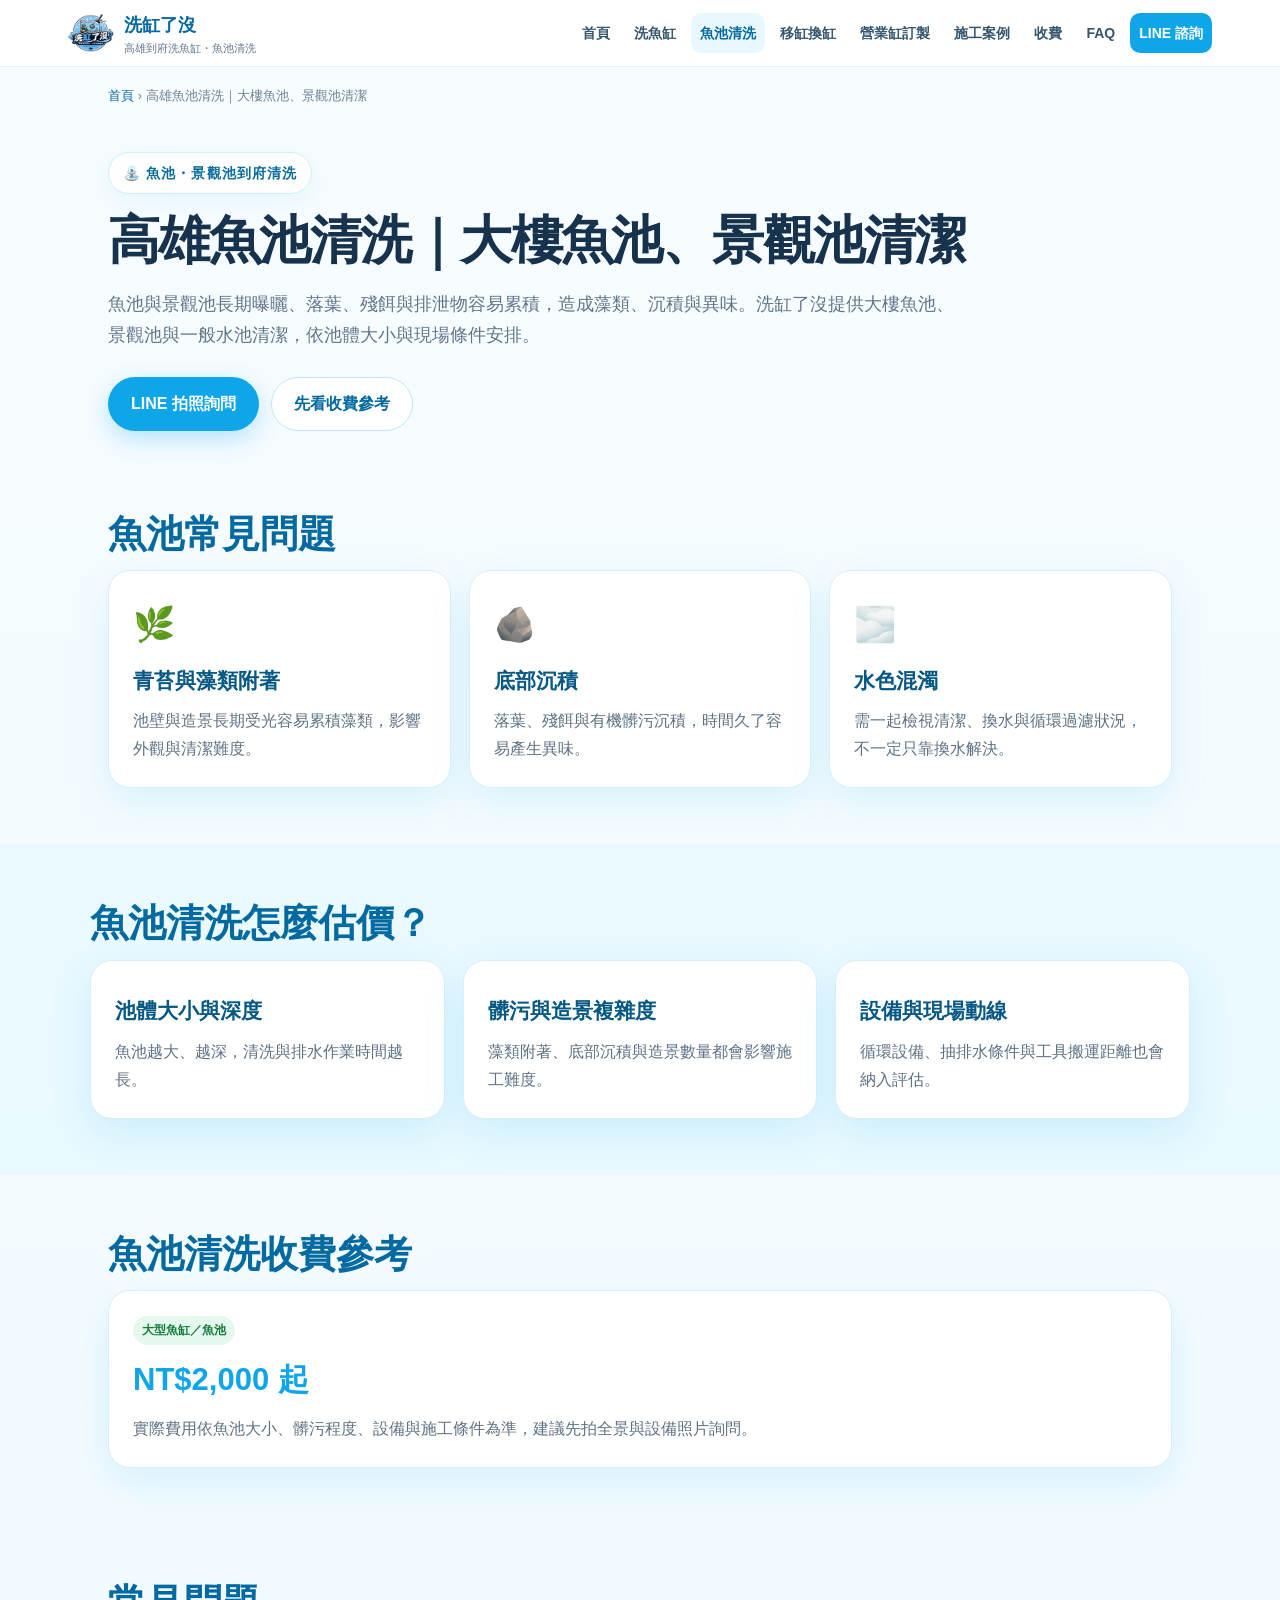
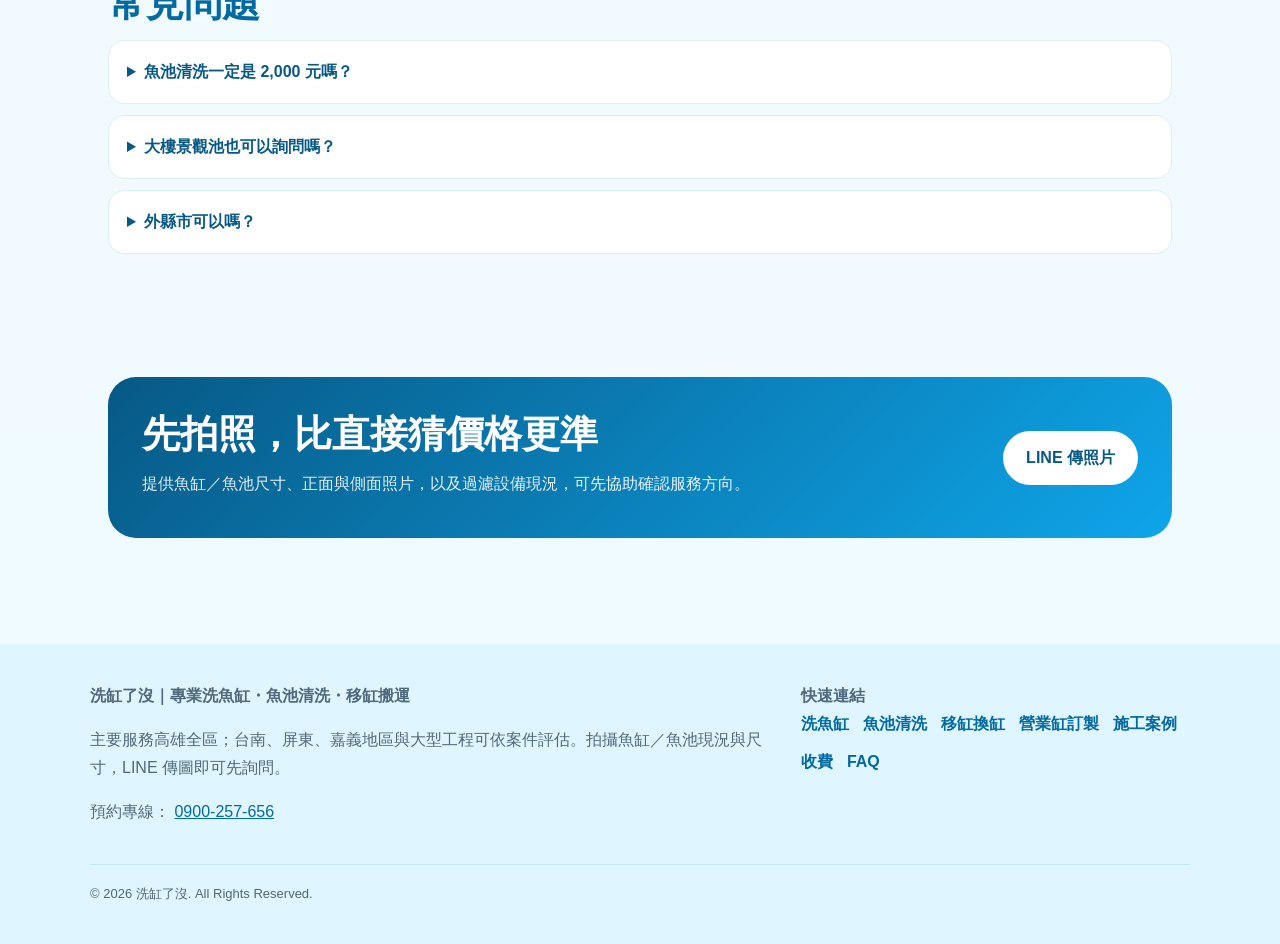
<file: pond-cleaning.html>
<!DOCTYPE html>
<html lang="zh-Hant-TW">
 <head>
  <meta charset="utf-8"/>
  <meta content="width=device-width,initial-scale=1.0" name="viewport"/>
  <!--
SEO 區：一般新增案例時不要一直改 title / description；只有主力服務或定位改變時才調整
-->
  <title>
   高雄魚池清洗｜大樓魚池、景觀池、水池清潔｜洗缸了沒
  </title>
  <meta content="高雄魚池清洗、景觀池與大樓水池清潔服務，處理藻類、底部沉積與異味問題。大型魚缸／魚池 2,000 元起，實際依池體大小與施工條件報價。" name="description"/>
  <meta content="index,follow,max-image-preview:large" name="robots"/>
  <meta content="-i7VXnsVg4zDJ8ApWec60F25MyH0KKUn08Q0PoNsedw" name="google-site-verification"/>
  <link href="https://erita2114.github.io/wash-tank/pond-cleaning.html" rel="canonical"/>
  <link href="https://erita2114.github.io/wash-tank/images/logo_48x48.png" rel="icon" sizes="48x48" type="image/png"/>
  <link href="https://erita2114.github.io/wash-tank/images/logo_180x180.png" rel="apple-touch-icon" sizes="180x180"/>
  <meta content="#0ea5e9" name="theme-color"/>
  <meta content="zh_TW" property="og:locale"/>
  <meta content="website" property="og:type"/>
  <meta content="洗缸了沒" property="og:site_name"/>
  <meta content="高雄魚池清洗｜大樓魚池、景觀池、水池清潔｜洗缸了沒" property="og:title"/>
  <meta content="高雄魚池清洗、景觀池與大樓水池清潔服務，處理藻類、底部沉積與異味問題。大型魚缸／魚池 2,000 元起，實際依池體大小與施工條件報價。" property="og:description"/>
  <meta content="https://erita2114.github.io/wash-tank/pond-cleaning.html" property="og:url"/>
  <meta content="https://erita2114.github.io/wash-tank/images/logo2.png" property="og:image"/>
  <meta content="洗缸了沒－專業洗魚缸與魚池清洗服務" property="og:image:alt"/>
  <meta content="summary_large_image" name="twitter:card"/>
  <meta content="高雄魚池清洗｜大樓魚池、景觀池、水池清潔｜洗缸了沒" name="twitter:title"/>
  <meta content="高雄魚池清洗、景觀池與大樓水池清潔服務，處理藻類、底部沉積與異味問題。大型魚缸／魚池 2,000 元起，實際依池體大小與施工條件報價。" name="twitter:description"/>
  <meta content="https://erita2114.github.io/wash-tank/images/logo2.png" name="twitter:image"/>
  <!--
共用樣式：site.css。正常新增內容不需要修改 CSS
-->
  <link href="site.css" rel="stylesheet"/>
  <script type="application/ld+json">
   {"@context":"https://schema.org","@graph":[{"@type":"BreadcrumbList","itemListElement":[{"@type":"ListItem","position":1,"name":"首頁","item":"https://erita2114.github.io/wash-tank/"},{"@type":"ListItem","position":2,"name":"高雄魚池清洗｜大樓魚池、景觀池清潔","item":"https://erita2114.github.io/wash-tank/pond-cleaning.html"}]},{"@type":"Service","name":"高雄魚池清洗｜大樓魚池、景觀池清潔","description":"高雄魚池清洗、景觀池與大樓水池清潔服務，處理藻類、底部沉積與異味問題。大型魚缸／魚池 2,000 元起，實際依池體大小與施工條件報價。","url":"https://erita2114.github.io/wash-tank/pond-cleaning.html","provider":{"@type":"LocalBusiness","name":"洗缸了沒","url":"https://erita2114.github.io/wash-tank/","telephone":"0900-257-656","image":"https://erita2114.github.io/wash-tank/images/logo2.png","areaServed":["高雄市","台南市","屏東縣","嘉義地區"]},"areaServed":["高雄市","台南市","屏東縣","嘉義地區"]}]}
  </script>
 </head>
 <body>
  <!--
以下為網頁內容。日後主要修改有「維護區」標記的地方
-->
  <a class="skip" href="#main">
   跳到主要內容
  </a>
  <header class="site-header">
   <nav aria-label="主要導覽" class="navbar">
    <a class="brand" href="index.html">
     <img alt="洗缸了沒 logo" height="46" src="https://erita2114.github.io/wash-tank/images/logo.png" width="46"/>
     <span>
      <strong>
       洗缸了沒
      </strong>
      <small>
       高雄到府洗魚缸・魚池清洗
      </small>
     </span>
    </a>
    <button aria-expanded="false" aria-label="開啟選單" class="menu-btn" type="button">
     ☰
    </button>
    <div class="nav-links">
     <a href="index.html">
      首頁
     </a>
     <a href="fish-tank-cleaning.html">
      洗魚缸
     </a>
     <a aria-current="page" href="pond-cleaning.html">
      魚池清洗
     </a>
     <a href="tank-moving.html">
      移缸換缸
     </a>
     <a href="commercial-aquarium.html">
      營業缸訂製
     </a>
     <a href="cases.html">
      施工案例
     </a>
     <a href="pricing.html">
      收費
     </a>
     <a href="faq.html">
      FAQ
     </a>
     <a class="nav-cta" href="https://lin.ee/5P4y75u" rel="nofollow noopener">
      LINE 諮詢
     </a>
    </div>
   </nav>
  </header>
  <div class="breadcrumb">
   <a href="index.html">
    首頁
   </a>
   › 高雄魚池清洗｜大樓魚池、景觀池清潔
  </div>
  <main id="main">
   <!--
維護區｜頁面主標題：除非服務定位改變，平常不需要改
-->
   <section class="page-hero">
    <span class="eyebrow">
     ⛲ 魚池・景觀池到府清洗
    </span>
    <h1>
     高雄魚池清洗｜大樓魚池、景觀池清潔
    </h1>
    <p>
     魚池與景觀池長期曝曬、落葉、殘餌與排泄物容易累積，造成藻類、沉積與異味。洗缸了沒提供大樓魚池、景觀池與一般水池清潔，依池體大小與現場條件安排。
    </p>
    <div class="cta-row">
     <a class="btn btn-primary" href="https://lin.ee/5P4y75u" rel="nofollow noopener">
      LINE 拍照詢問
     </a>
     <a class="btn btn-secondary" href="pricing.html">
      先看收費參考
     </a>
    </div>
   </section>
   <!--
區塊｜魚池常見問題
-->
   <section class="section">
    <h2>
     魚池常見問題
    </h2>
    <div class="grid">
     <article class="card">
      <div class="icon">
       🌿
      </div>
      <h3>
       青苔與藻類附著
      </h3>
      <p>
       池壁與造景長期受光容易累積藻類，影響外觀與清潔難度。
      </p>
     </article>
     <article class="card">
      <div class="icon">
       🪨
      </div>
      <h3>
       底部沉積
      </h3>
      <p>
       落葉、殘餌與有機髒污沉積，時間久了容易產生異味。
      </p>
     </article>
     <article class="card">
      <div class="icon">
       🌫️
      </div>
      <h3>
       水色混濁
      </h3>
      <p>
       需一起檢視清潔、換水與循環過濾狀況，不一定只靠換水解決。
      </p>
     </article>
    </div>
   </section>
   <!--
區塊｜魚池清洗怎麼估價？
-->
   <section class="section alt">
    <div class="inner">
     <h2>
      魚池清洗怎麼估價？
     </h2>
     <div class="grid">
      <article class="card">
       <h3>
        池體大小與深度
       </h3>
       <p>
        魚池越大、越深，清洗與排水作業時間越長。
       </p>
      </article>
      <article class="card">
       <h3>
        髒污與造景複雜度
       </h3>
       <p>
        藻類附著、底部沉積與造景數量都會影響施工難度。
       </p>
      </article>
      <article class="card">
       <h3>
        設備與現場動線
       </h3>
       <p>
        循環設備、抽排水條件與工具搬運距離也會納入評估。
       </p>
      </article>
     </div>
    </div>
   </section>
   <!--
區塊｜魚池清洗收費參考
-->
   <section class="section">
    <h2>
     魚池清洗收費參考
    </h2>
    <article class="card">
     <span class="badge">
      大型魚缸／魚池
     </span>
     <div class="price">
      NT$2,000 起
     </div>
     <p>
      實際費用依魚池大小、髒污程度、設備與施工條件為準，建議先拍全景與設備照片詢問。
     </p>
    </article>
   </section>
   <!--
區塊｜常見問題
-->
   <!--
維護區｜此服務常見問題：未來可增加新的 details 問答
-->
   <section class="section faq">
    <h2>
     常見問題
    </h2>
    <details>
     <summary>
      魚池清洗一定是 2,000 元嗎？
     </summary>
     <p>
      2,000 元為起價參考，實際需依池體大小、髒污程度、設備與施工條件評估。
     </p>
    </details>
    <details>
     <summary>
      大樓景觀池也可以詢問嗎？
     </summary>
     <p>
      可以。原有服務內容包含大樓魚池、景觀池與水池清潔，可先提供現場照片與大約尺寸。
     </p>
    </details>
    <details>
     <summary>
      外縣市可以嗎？
     </summary>
     <p>
      高雄為主要服務區域；台南、屏東、嘉義地區可依案件與工程規模評估。
     </p>
    </details>
   </section>
   <!--
區塊｜先拍照，比直接猜價格更準
-->
   <section class="section">
    <div class="callout">
     <div>
      <h2>
       先拍照，比直接猜價格更準
      </h2>
      <p>
       提供魚缸／魚池尺寸、正面與側面照片，以及過濾設備現況，可先協助確認服務方向。
      </p>
     </div>
     <a class="btn" href="https://lin.ee/5P4y75u" rel="nofollow noopener">
      LINE 傳照片
     </a>
    </div>
   </section>
  </main>
  <footer>
   <div class="footer-inner">
    <div>
     <strong>
      洗缸了沒｜專業洗魚缸・魚池清洗・移缸搬運
     </strong>
     <p>
      主要服務高雄全區；台南、屏東、嘉義地區與大型工程可依案件評估。拍攝魚缸／魚池現況與尺寸，LINE 傳圖即可先詢問。
     </p>
     <p>
      預約專線：
      <a href="tel:0900257656">
       0900-257-656
      </a>
     </p>
    </div>
    <div>
     <strong>
      快速連結
     </strong>
     <div class="footer-links">
      <a href="fish-tank-cleaning.html">
       洗魚缸
      </a>
      <a href="pond-cleaning.html">
       魚池清洗
      </a>
      <a href="tank-moving.html">
       移缸換缸
      </a>
      <a href="commercial-aquarium.html">
       營業缸訂製
      </a>
      <a href="cases.html">
       施工案例
      </a>
      <a href="pricing.html">
       收費
      </a>
      <a href="faq.html">
       FAQ
      </a>
     </div>
    </div>
   </div>
   <div class="copyright">
    © 2026 洗缸了沒. All Rights Reserved.
   </div>
  </footer>
  <script defer="" src="site.js">
  </script>
 </body>
</html>
</file>
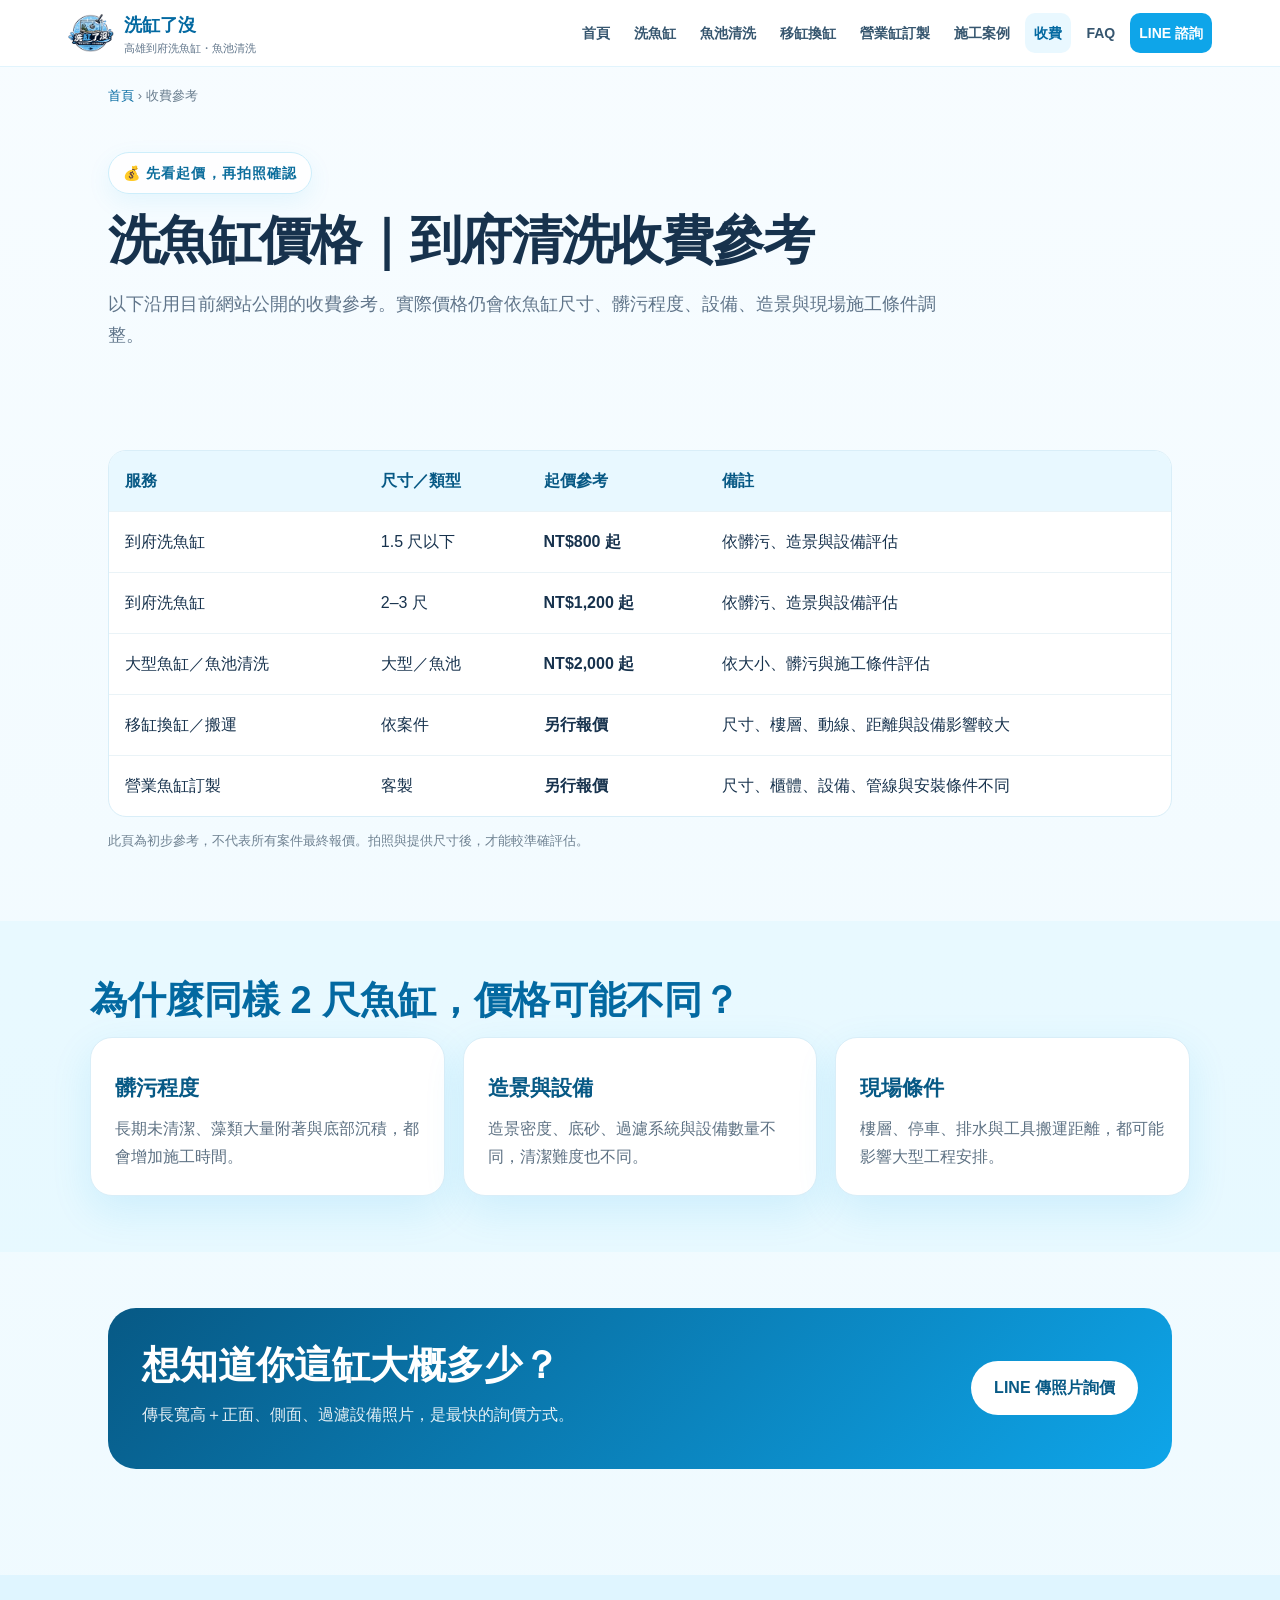
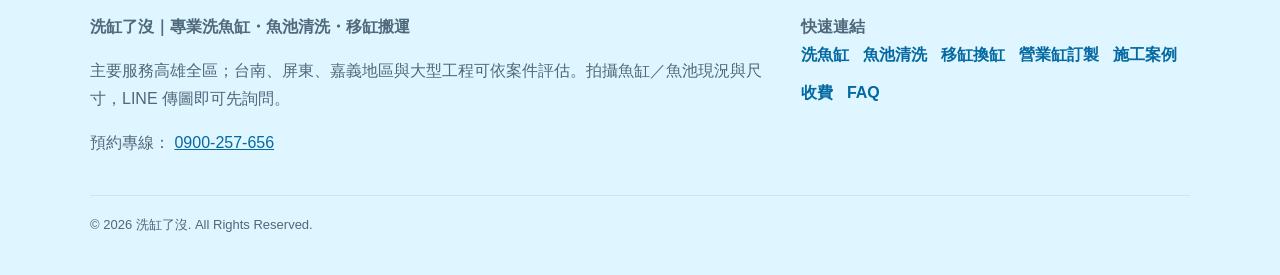
<file: pricing.html>
<!DOCTYPE html>
<html lang="zh-Hant-TW">
 <head>
  <meta charset="utf-8"/>
  <meta content="width=device-width,initial-scale=1.0" name="viewport"/>
  <!--
SEO 區：一般新增案例時不要一直改 title / description；只有主力服務或定位改變時才調整
-->
  <title>
   洗魚缸價格｜高雄到府魚缸清洗收費參考｜洗缸了沒
  </title>
  <meta content="高雄到府洗魚缸價格參考：1.5 尺以下小型魚缸 800 元起、2–3 尺中型魚缸 1,200 元起、大型魚缸／魚池清洗 2,000 元起。實際依尺寸、髒污與施工條件報價。" name="description"/>
  <meta content="index,follow,max-image-preview:large" name="robots"/>
  <meta content="-i7VXnsVg4zDJ8ApWec60F25MyH0KKUn08Q0PoNsedw" name="google-site-verification"/>
  <link href="https://erita2114.github.io/wash-tank/pricing.html" rel="canonical"/>
  <link href="https://erita2114.github.io/wash-tank/images/logo_48x48.png" rel="icon" sizes="48x48" type="image/png"/>
  <link href="https://erita2114.github.io/wash-tank/images/logo_180x180.png" rel="apple-touch-icon" sizes="180x180"/>
  <meta content="#0ea5e9" name="theme-color"/>
  <meta content="zh_TW" property="og:locale"/>
  <meta content="website" property="og:type"/>
  <meta content="洗缸了沒" property="og:site_name"/>
  <meta content="洗魚缸價格｜高雄到府魚缸清洗收費參考｜洗缸了沒" property="og:title"/>
  <meta content="高雄到府洗魚缸價格參考：1.5 尺以下小型魚缸 800 元起、2–3 尺中型魚缸 1,200 元起、大型魚缸／魚池清洗 2,000 元起。實際依尺寸、髒污與施工條件報價。" property="og:description"/>
  <meta content="https://erita2114.github.io/wash-tank/pricing.html" property="og:url"/>
  <meta content="https://erita2114.github.io/wash-tank/images/logo2.png" property="og:image"/>
  <meta content="洗缸了沒－專業洗魚缸與魚池清洗服務" property="og:image:alt"/>
  <meta content="summary_large_image" name="twitter:card"/>
  <meta content="洗魚缸價格｜高雄到府魚缸清洗收費參考｜洗缸了沒" name="twitter:title"/>
  <meta content="高雄到府洗魚缸價格參考：1.5 尺以下小型魚缸 800 元起、2–3 尺中型魚缸 1,200 元起、大型魚缸／魚池清洗 2,000 元起。實際依尺寸、髒污與施工條件報價。" name="twitter:description"/>
  <meta content="https://erita2114.github.io/wash-tank/images/logo2.png" name="twitter:image"/>
  <!--
共用樣式：site.css。正常新增內容不需要修改 CSS
-->
  <link href="site.css" rel="stylesheet"/>
  <script type="application/ld+json">
   {"@context":"https://schema.org","@type":"WebPage","name":"洗魚缸價格與收費參考","url":"https://erita2114.github.io/wash-tank/pricing.html","description":"高雄到府洗魚缸價格參考：1.5 尺以下小型魚缸 800 元起、2–3 尺中型魚缸 1,200 元起、大型魚缸／魚池清洗 2,000 元起。實際依尺寸、髒污與施工條件報價。"}
  </script>
 </head>
 <body>
  <!--
以下為網頁內容。日後主要修改有「維護區」標記的地方
-->
  <a class="skip" href="#main">
   跳到主要內容
  </a>
  <header class="site-header">
   <nav aria-label="主要導覽" class="navbar">
    <a class="brand" href="index.html">
     <img alt="洗缸了沒 logo" height="46" src="https://erita2114.github.io/wash-tank/images/logo.png" width="46"/>
     <span>
      <strong>
       洗缸了沒
      </strong>
      <small>
       高雄到府洗魚缸・魚池清洗
      </small>
     </span>
    </a>
    <button aria-expanded="false" aria-label="開啟選單" class="menu-btn" type="button">
     ☰
    </button>
    <div class="nav-links">
     <a href="index.html">
      首頁
     </a>
     <a href="fish-tank-cleaning.html">
      洗魚缸
     </a>
     <a href="pond-cleaning.html">
      魚池清洗
     </a>
     <a href="tank-moving.html">
      移缸換缸
     </a>
     <a href="commercial-aquarium.html">
      營業缸訂製
     </a>
     <a href="cases.html">
      施工案例
     </a>
     <a aria-current="page" href="pricing.html">
      收費
     </a>
     <a href="faq.html">
      FAQ
     </a>
     <a class="nav-cta" href="https://lin.ee/5P4y75u" rel="nofollow noopener">
      LINE 諮詢
     </a>
    </div>
   </nav>
  </header>
  <div class="breadcrumb">
   <a href="index.html">
    首頁
   </a>
   › 收費參考
  </div>
  <main id="main">
   <!--
維護區｜頁面主標題：除非服務定位改變，平常不需要改
-->
   <section class="page-hero">
    <span class="eyebrow">
     💰 先看起價，再拍照確認
    </span>
    <h1>
     洗魚缸價格｜到府清洗收費參考
    </h1>
    <p>
     以下沿用目前網站公開的收費參考。實際價格仍會依魚缸尺寸、髒污程度、設備、造景與現場施工條件調整。
    </p>
   </section>
   <section class="section">
    <div class="table-wrap">
     <table class="pricing-table">
      <thead>
       <tr>
        <th>
         服務
        </th>
        <th>
         尺寸／類型
        </th>
        <th>
         起價參考
        </th>
        <th>
         備註
        </th>
       </tr>
      </thead>
      <!--
維護區｜價格表：改價格／新增服務主要改這裡
-->
      <tbody>
       <!--
★ 新增價格列模板（複製到 tbody 裡）
<tr>
    <td>服務名稱</td>
    <td>尺寸／類型</td>
    <td><strong>NT$0 起</strong></td>
    <td>備註</td>
</tr>
-->
       <tr>
        <td>
         到府洗魚缸
        </td>
        <td>
         1.5 尺以下
        </td>
        <td>
         <strong>
          NT$800 起
         </strong>
        </td>
        <td>
         依髒污、造景與設備評估
        </td>
       </tr>
       <tr>
        <td>
         到府洗魚缸
        </td>
        <td>
         2–3 尺
        </td>
        <td>
         <strong>
          NT$1,200 起
         </strong>
        </td>
        <td>
         依髒污、造景與設備評估
        </td>
       </tr>
       <tr>
        <td>
         大型魚缸／魚池清洗
        </td>
        <td>
         大型／魚池
        </td>
        <td>
         <strong>
          NT$2,000 起
         </strong>
        </td>
        <td>
         依大小、髒污與施工條件評估
        </td>
       </tr>
       <tr>
        <td>
         移缸換缸／搬運
        </td>
        <td>
         依案件
        </td>
        <td>
         <strong>
          另行報價
         </strong>
        </td>
        <td>
         尺寸、樓層、動線、距離與設備影響較大
        </td>
       </tr>
       <tr>
        <td>
         營業魚缸訂製
        </td>
        <td>
         客製
        </td>
        <td>
         <strong>
          另行報價
         </strong>
        </td>
        <td>
         尺寸、櫃體、設備、管線與安裝條件不同
        </td>
       </tr>
      </tbody>
     </table>
    </div>
    <p class="note">
     此頁為初步參考，不代表所有案件最終報價。拍照與提供尺寸後，才能較準確評估。
    </p>
   </section>
   <!--
區塊｜為什麼同樣 2 尺魚缸，價格可能不同？
-->
   <section class="section alt">
    <div class="inner">
     <h2>
      為什麼同樣 2 尺魚缸，價格可能不同？
     </h2>
     <div class="grid">
      <article class="card">
       <h3>
        髒污程度
       </h3>
       <p>
        長期未清潔、藻類大量附著與底部沉積，都會增加施工時間。
       </p>
      </article>
      <article class="card">
       <h3>
        造景與設備
       </h3>
       <p>
        造景密度、底砂、過濾系統與設備數量不同，清潔難度也不同。
       </p>
      </article>
      <article class="card">
       <h3>
        現場條件
       </h3>
       <p>
        樓層、停車、排水與工具搬運距離，都可能影響大型工程安排。
       </p>
      </article>
     </div>
    </div>
   </section>
   <!--
區塊｜想知道你這缸大概多少？
-->
   <section class="section">
    <div class="callout">
     <div>
      <h2>
       想知道你這缸大概多少？
      </h2>
      <p>
       傳長寬高＋正面、側面、過濾設備照片，是最快的詢價方式。
      </p>
     </div>
     <a class="btn" href="https://lin.ee/5P4y75u" rel="nofollow noopener">
      LINE 傳照片詢價
     </a>
    </div>
   </section>
  </main>
  <footer>
   <div class="footer-inner">
    <div>
     <strong>
      洗缸了沒｜專業洗魚缸・魚池清洗・移缸搬運
     </strong>
     <p>
      主要服務高雄全區；台南、屏東、嘉義地區與大型工程可依案件評估。拍攝魚缸／魚池現況與尺寸，LINE 傳圖即可先詢問。
     </p>
     <p>
      預約專線：
      <a href="tel:0900257656">
       0900-257-656
      </a>
     </p>
    </div>
    <div>
     <strong>
      快速連結
     </strong>
     <div class="footer-links">
      <a href="fish-tank-cleaning.html">
       洗魚缸
      </a>
      <a href="pond-cleaning.html">
       魚池清洗
      </a>
      <a href="tank-moving.html">
       移缸換缸
      </a>
      <a href="commercial-aquarium.html">
       營業缸訂製
      </a>
      <a href="cases.html">
       施工案例
      </a>
      <a href="pricing.html">
       收費
      </a>
      <a href="faq.html">
       FAQ
      </a>
     </div>
    </div>
   </div>
   <div class="copyright">
    © 2026 洗缸了沒. All Rights Reserved.
   </div>
  </footer>
  <script defer="" src="site.js">
  </script>
 </body>
</html>
</file>
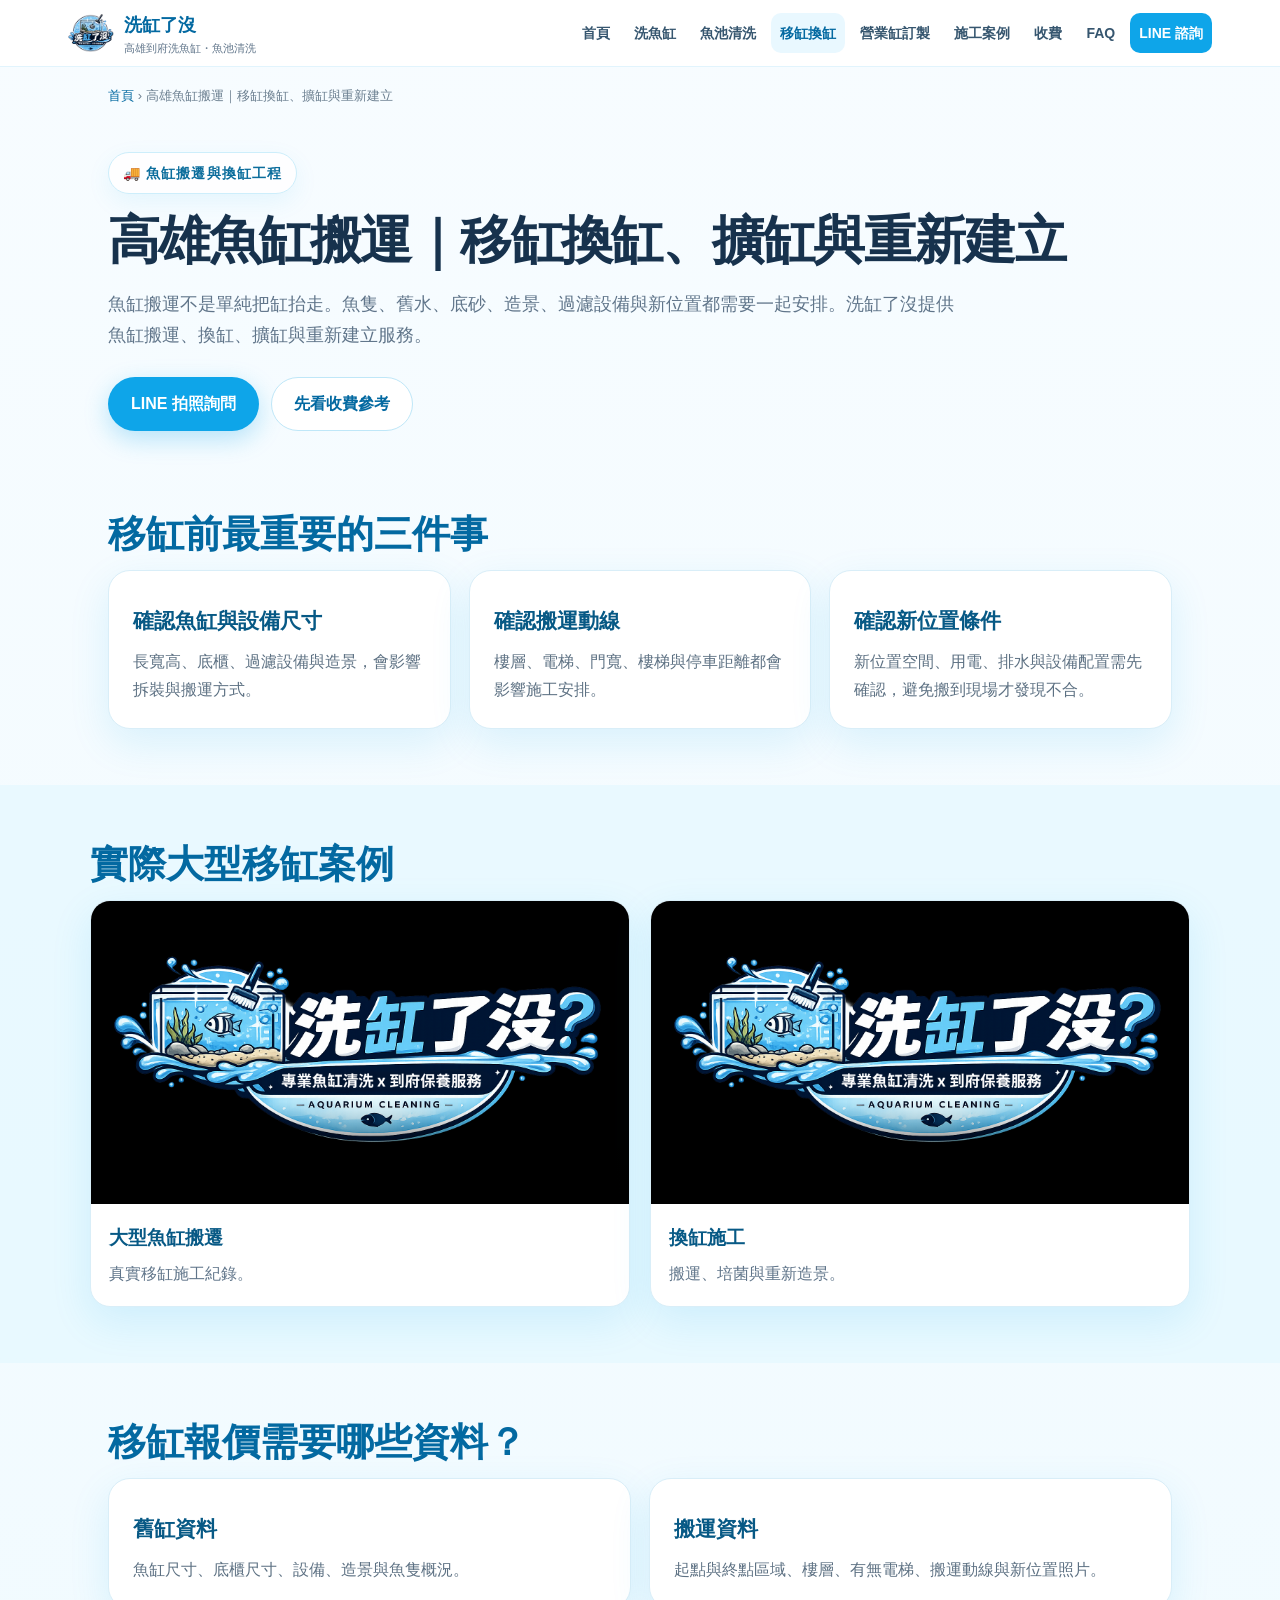
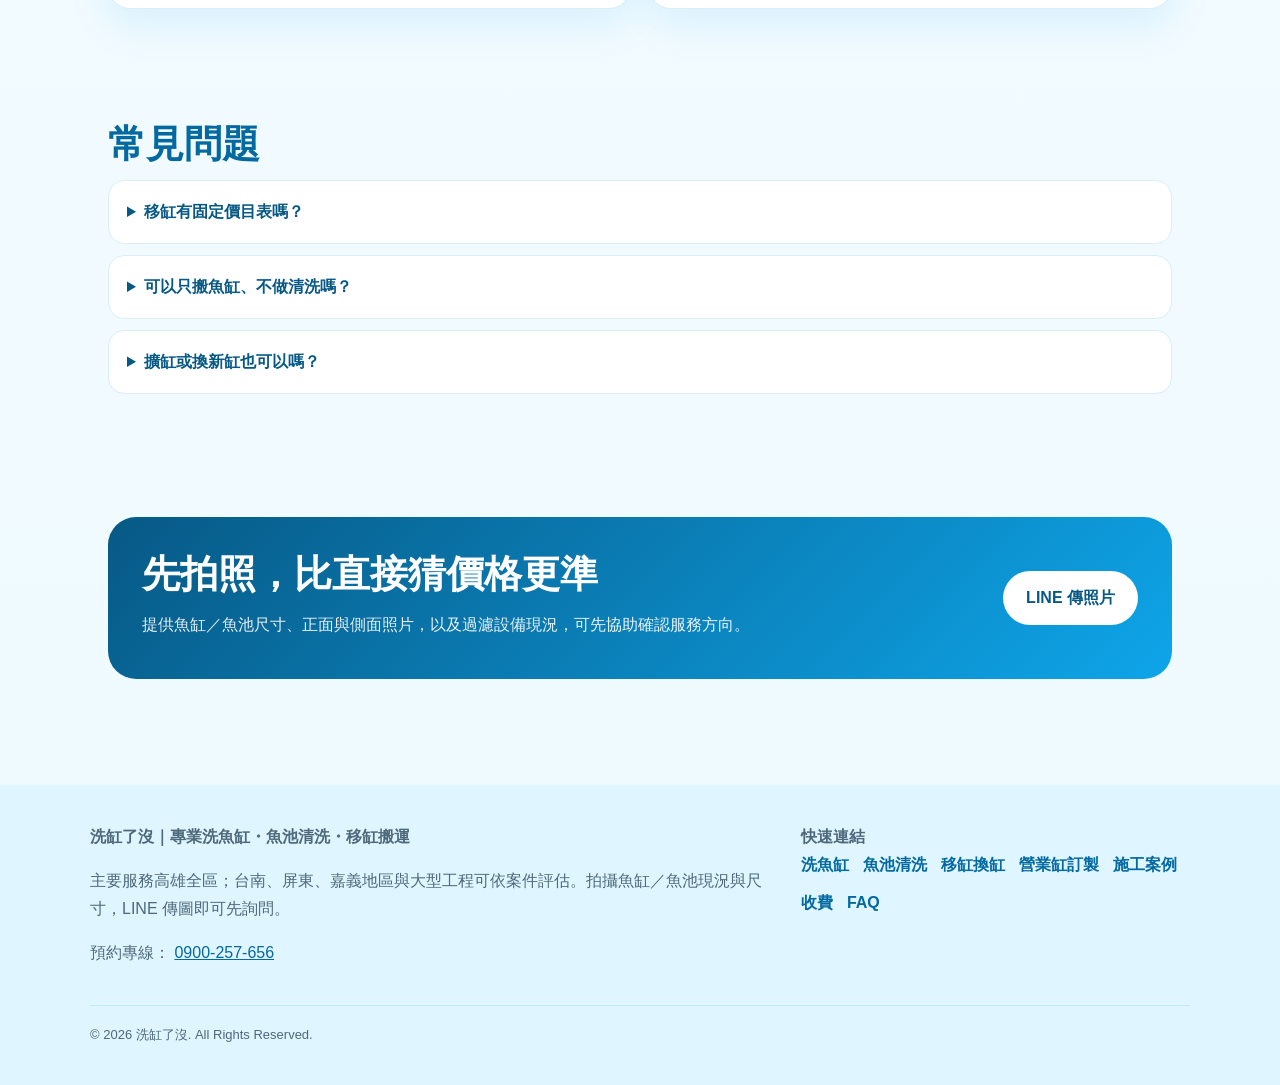
<file: tank-moving.html>
<!DOCTYPE html>
<html lang="zh-Hant-TW">
 <head>
  <meta charset="utf-8"/>
  <meta content="width=device-width,initial-scale=1.0" name="viewport"/>
  <!--
SEO 區：一般新增案例時不要一直改 title / description；只有主力服務或定位改變時才調整
-->
  <title>
   高雄魚缸搬運｜移缸換缸、擴缸與重新建立｜洗缸了沒
  </title>
  <meta content="提供高雄魚缸搬運、移缸換缸、擴缸與重新建立服務，依魚缸尺寸、樓層動線、設備、造景與搬運距離評估，LINE 傳照片與尺寸詢價。" name="description"/>
  <meta content="index,follow,max-image-preview:large" name="robots"/>
  <meta content="-i7VXnsVg4zDJ8ApWec60F25MyH0KKUn08Q0PoNsedw" name="google-site-verification"/>
  <link href="https://erita2114.github.io/wash-tank/tank-moving.html" rel="canonical"/>
  <link href="https://erita2114.github.io/wash-tank/images/logo_48x48.png" rel="icon" sizes="48x48" type="image/png"/>
  <link href="https://erita2114.github.io/wash-tank/images/logo_180x180.png" rel="apple-touch-icon" sizes="180x180"/>
  <meta content="#0ea5e9" name="theme-color"/>
  <meta content="zh_TW" property="og:locale"/>
  <meta content="website" property="og:type"/>
  <meta content="洗缸了沒" property="og:site_name"/>
  <meta content="高雄魚缸搬運｜移缸換缸、擴缸與重新建立｜洗缸了沒" property="og:title"/>
  <meta content="提供高雄魚缸搬運、移缸換缸、擴缸與重新建立服務，依魚缸尺寸、樓層動線、設備、造景與搬運距離評估，LINE 傳照片與尺寸詢價。" property="og:description"/>
  <meta content="https://erita2114.github.io/wash-tank/tank-moving.html" property="og:url"/>
  <meta content="https://erita2114.github.io/wash-tank/images/logo2.png" property="og:image"/>
  <meta content="洗缸了沒－專業洗魚缸與魚池清洗服務" property="og:image:alt"/>
  <meta content="summary_large_image" name="twitter:card"/>
  <meta content="高雄魚缸搬運｜移缸換缸、擴缸與重新建立｜洗缸了沒" name="twitter:title"/>
  <meta content="提供高雄魚缸搬運、移缸換缸、擴缸與重新建立服務，依魚缸尺寸、樓層動線、設備、造景與搬運距離評估，LINE 傳照片與尺寸詢價。" name="twitter:description"/>
  <meta content="https://erita2114.github.io/wash-tank/images/logo2.png" name="twitter:image"/>
  <!--
共用樣式：site.css。正常新增內容不需要修改 CSS
-->
  <link href="site.css" rel="stylesheet"/>
  <script type="application/ld+json">
   {"@context":"https://schema.org","@graph":[{"@type":"BreadcrumbList","itemListElement":[{"@type":"ListItem","position":1,"name":"首頁","item":"https://erita2114.github.io/wash-tank/"},{"@type":"ListItem","position":2,"name":"高雄魚缸搬運｜移缸換缸、擴缸與重新建立","item":"https://erita2114.github.io/wash-tank/tank-moving.html"}]},{"@type":"Service","name":"高雄魚缸搬運｜移缸換缸、擴缸與重新建立","description":"提供高雄魚缸搬運、移缸換缸、擴缸與重新建立服務，依魚缸尺寸、樓層動線、設備、造景與搬運距離評估，LINE 傳照片與尺寸詢價。","url":"https://erita2114.github.io/wash-tank/tank-moving.html","provider":{"@type":"LocalBusiness","name":"洗缸了沒","url":"https://erita2114.github.io/wash-tank/","telephone":"0900-257-656","image":"https://erita2114.github.io/wash-tank/images/logo2.png","areaServed":["高雄市","台南市","屏東縣","嘉義地區"]},"areaServed":["高雄市","台南市","屏東縣","嘉義地區"]}]}
  </script>
 </head>
 <body>
  <!--
以下為網頁內容。日後主要修改有「維護區」標記的地方
-->
  <a class="skip" href="#main">
   跳到主要內容
  </a>
  <header class="site-header">
   <nav aria-label="主要導覽" class="navbar">
    <a class="brand" href="index.html">
     <img alt="洗缸了沒 logo" height="46" src="https://erita2114.github.io/wash-tank/images/logo.png" width="46"/>
     <span>
      <strong>
       洗缸了沒
      </strong>
      <small>
       高雄到府洗魚缸・魚池清洗
      </small>
     </span>
    </a>
    <button aria-expanded="false" aria-label="開啟選單" class="menu-btn" type="button">
     ☰
    </button>
    <div class="nav-links">
     <a href="index.html">
      首頁
     </a>
     <a href="fish-tank-cleaning.html">
      洗魚缸
     </a>
     <a href="pond-cleaning.html">
      魚池清洗
     </a>
     <a aria-current="page" href="tank-moving.html">
      移缸換缸
     </a>
     <a href="commercial-aquarium.html">
      營業缸訂製
     </a>
     <a href="cases.html">
      施工案例
     </a>
     <a href="pricing.html">
      收費
     </a>
     <a href="faq.html">
      FAQ
     </a>
     <a class="nav-cta" href="https://lin.ee/5P4y75u" rel="nofollow noopener">
      LINE 諮詢
     </a>
    </div>
   </nav>
  </header>
  <div class="breadcrumb">
   <a href="index.html">
    首頁
   </a>
   › 高雄魚缸搬運｜移缸換缸、擴缸與重新建立
  </div>
  <main id="main">
   <!--
維護區｜頁面主標題：除非服務定位改變，平常不需要改
-->
   <section class="page-hero">
    <span class="eyebrow">
     🚚 魚缸搬遷與換缸工程
    </span>
    <h1>
     高雄魚缸搬運｜移缸換缸、擴缸與重新建立
    </h1>
    <p>
     魚缸搬運不是單純把缸抬走。魚隻、舊水、底砂、造景、過濾設備與新位置都需要一起安排。洗缸了沒提供魚缸搬運、換缸、擴缸與重新建立服務。
    </p>
    <div class="cta-row">
     <a class="btn btn-primary" href="https://lin.ee/5P4y75u" rel="nofollow noopener">
      LINE 拍照詢問
     </a>
     <a class="btn btn-secondary" href="pricing.html">
      先看收費參考
     </a>
    </div>
   </section>
   <!--
區塊｜移缸前最重要的三件事
-->
   <section class="section">
    <h2>
     移缸前最重要的三件事
    </h2>
    <div class="grid">
     <article class="card">
      <h3>
       確認魚缸與設備尺寸
      </h3>
      <p>
       長寬高、底櫃、過濾設備與造景，會影響拆裝與搬運方式。
      </p>
     </article>
     <article class="card">
      <h3>
       確認搬運動線
      </h3>
      <p>
       樓層、電梯、門寬、樓梯與停車距離都會影響施工安排。
      </p>
     </article>
     <article class="card">
      <h3>
       確認新位置條件
      </h3>
      <p>
       新位置空間、用電、排水與設備配置需先確認，避免搬到現場才發現不合。
      </p>
     </article>
    </div>
   </section>
   <!--
區塊｜實際大型移缸案例
-->
   <!--
維護區｜服務頁案例：有更適合的真實案例時，可替換此區影片／圖片／文字
-->
   <section class="section alt">
    <div class="inner">
     <h2>
      實際大型移缸案例
     </h2>
     <div class="video-grid">
      <article class="video-card">
       <video controls="" playsinline="" poster="https://erita2114.github.io/wash-tank/images/logo2.png" preload="metadata">
        <source src="https://erita2114.github.io/wash-tank/videos/%E9%AD%9A%E7%BC%B8%E6%90%AC%E9%81%B7%E5%BD%B1%E7%89%871.mp4" type="video/mp4"/>
       </video>
       <div class="info">
        <h3>
         大型魚缸搬遷
        </h3>
        <p>
         真實移缸施工紀錄。
        </p>
       </div>
      </article>
      <article class="video-card">
       <video controls="" playsinline="" poster="https://erita2114.github.io/wash-tank/images/logo2.png" preload="metadata">
        <source src="https://erita2114.github.io/wash-tank/videos/%E6%8F%9B%E7%BC%B8%E5%BD%B1%E7%89%87%E6%AA%94%E5%90%8D.mp4" type="video/mp4"/>
       </video>
       <div class="info">
        <h3>
         換缸施工
        </h3>
        <p>
         搬運、培菌與重新造景。
        </p>
       </div>
      </article>
     </div>
    </div>
   </section>
   <!--
區塊｜移缸報價需要哪些資料？
-->
   <section class="section">
    <h2>
     移缸報價需要哪些資料？
    </h2>
    <div class="grid two">
     <article class="card">
      <h3>
       舊缸資料
      </h3>
      <p>
       魚缸尺寸、底櫃尺寸、設備、造景與魚隻概況。
      </p>
     </article>
     <article class="card">
      <h3>
       搬運資料
      </h3>
      <p>
       起點與終點區域、樓層、有無電梯、搬運動線與新位置照片。
      </p>
     </article>
    </div>
   </section>
   <!--
區塊｜常見問題
-->
   <!--
維護區｜此服務常見問題：未來可增加新的 details 問答
-->
   <section class="section faq">
    <h2>
     常見問題
    </h2>
    <details>
     <summary>
      移缸有固定價目表嗎？
     </summary>
     <p>
      移缸受尺寸、重量、樓層、動線、設備、造景與距離影響很大，因此需要依案件報價。
     </p>
    </details>
    <details>
     <summary>
      可以只搬魚缸、不做清洗嗎？
     </summary>
     <p>
      可先說明需求並提供照片，由現場條件評估適合的施工方式。
     </p>
    </details>
    <details>
     <summary>
      擴缸或換新缸也可以嗎？
     </summary>
     <p>
      可以詢問。原有服務包含移缸換缸、擴缸與重新建立。
     </p>
    </details>
   </section>
   <!--
區塊｜先拍照，比直接猜價格更準
-->
   <section class="section">
    <div class="callout">
     <div>
      <h2>
       先拍照，比直接猜價格更準
      </h2>
      <p>
       提供魚缸／魚池尺寸、正面與側面照片，以及過濾設備現況，可先協助確認服務方向。
      </p>
     </div>
     <a class="btn" href="https://lin.ee/5P4y75u" rel="nofollow noopener">
      LINE 傳照片
     </a>
    </div>
   </section>
  </main>
  <footer>
   <div class="footer-inner">
    <div>
     <strong>
      洗缸了沒｜專業洗魚缸・魚池清洗・移缸搬運
     </strong>
     <p>
      主要服務高雄全區；台南、屏東、嘉義地區與大型工程可依案件評估。拍攝魚缸／魚池現況與尺寸，LINE 傳圖即可先詢問。
     </p>
     <p>
      預約專線：
      <a href="tel:0900257656">
       0900-257-656
      </a>
     </p>
    </div>
    <div>
     <strong>
      快速連結
     </strong>
     <div class="footer-links">
      <a href="fish-tank-cleaning.html">
       洗魚缸
      </a>
      <a href="pond-cleaning.html">
       魚池清洗
      </a>
      <a href="tank-moving.html">
       移缸換缸
      </a>
      <a href="commercial-aquarium.html">
       營業缸訂製
      </a>
      <a href="cases.html">
       施工案例
      </a>
      <a href="pricing.html">
       收費
      </a>
      <a href="faq.html">
       FAQ
      </a>
     </div>
    </div>
   </div>
   <div class="copyright">
    © 2026 洗缸了沒. All Rights Reserved.
   </div>
  </footer>
  <script defer="" src="site.js">
  </script>
 </body>
</html>
</file>
<file: site.css>
:root{--bg:#f0faff;--card:#fff;--blue:#0ea5e9;--blue-dark:#0369a1;--ink:#17324d;--muted:#60758a;--line:#d9eef8;--soft:#e9f8ff;--green:#16a34a;--amber:#f59e0b;--radius:22px;--shadow:0 14px 40px rgba(14,165,233,.12)}
*{box-sizing:border-box}html{scroll-behavior:smooth}body{margin:0;font-family:-apple-system,BlinkMacSystemFont,"Segoe UI","Noto Sans TC",Arial,sans-serif;color:var(--ink);background:linear-gradient(180deg,#f7fcff 0,#eefaff 100%);line-height:1.75}img{max-width:100%;height:auto}a{color:var(--blue-dark)}
.skip{position:absolute;left:-9999px}.skip:focus{left:12px;top:12px;background:#fff;padding:10px 14px;z-index:9999;border-radius:10px}
.site-header{position:sticky;top:0;z-index:1000;background:rgba(255,255,255,.92);backdrop-filter:blur(14px);border-bottom:1px solid rgba(14,165,233,.12)}
.navbar{max-width:1180px;margin:auto;display:flex;align-items:center;gap:18px;padding:10px 18px}.brand{display:flex;align-items:center;gap:10px;text-decoration:none;min-width:190px}.brand img{width:46px;height:46px;object-fit:contain}.brand strong{display:block;color:var(--blue-dark);font-size:18px}.brand small{display:block;color:var(--muted);font-size:11px;line-height:1.25}.nav-links{margin-left:auto;display:flex;flex-wrap:wrap;align-items:center;gap:6px}.nav-links a{text-decoration:none;color:#36566f;padding:8px 9px;border-radius:10px;font-size:14px;font-weight:650}.nav-links a:hover,.nav-links a[aria-current="page"]{background:var(--soft);color:var(--blue-dark)}.nav-cta{background:var(--blue)!important;color:#fff!important}.menu-btn{display:none;margin-left:auto;border:0;background:var(--soft);font-size:22px;border-radius:10px;padding:7px 10px}
.hero{position:relative;overflow:hidden;padding:72px 18px 58px}.hero:before,.hero:after{content:"";position:absolute;border-radius:50%;background:radial-gradient(circle at 30% 30%,rgba(255,255,255,.95),rgba(56,189,248,.16));z-index:-1}.hero:before{width:260px;height:260px;left:-90px;top:40px}.hero:after{width:340px;height:340px;right:-140px;bottom:-80px}.hero-inner{max-width:1100px;margin:auto;display:grid;grid-template-columns:1.15fr .85fr;gap:38px;align-items:center}.eyebrow{display:inline-flex;gap:8px;align-items:center;background:#e0f7ff;color:#075985;padding:7px 12px;border-radius:999px;font-size:14px;font-weight:800}.hero h1,.page-hero h1{font-size:clamp(34px,5.3vw,62px);line-height:1.16;margin:16px 0 18px;letter-spacing:-.03em}.hero p{font-size:18px;color:#49657b;max-width:720px}.hero-logo-card{background:linear-gradient(180deg,#fff,#e5f7ff);border:10px solid #fff;border-radius:42px;padding:38px 24px;box-shadow:0 24px 60px rgba(14,165,233,.18);text-align:center;min-height:360px;display:flex;flex-direction:column;justify-content:center;position:relative}.hero-logo-card img{width:min(420px,90%);margin:auto}.fish-row{font-size:36px;letter-spacing:18px;opacity:.82}.cta-row{display:flex;gap:12px;flex-wrap:wrap;margin-top:25px}.btn{display:inline-flex;align-items:center;justify-content:center;text-decoration:none;border-radius:999px;padding:12px 22px;font-weight:850;border:1px solid transparent}.btn-primary{background:var(--blue);color:#fff;box-shadow:0 8px 24px rgba(14,165,233,.28)}.btn-secondary{background:#fff;border-color:#bfe7f8;color:var(--blue-dark)}
.trust{max-width:1100px;margin:26px auto 38px;padding:0 18px;display:grid;grid-template-columns:repeat(3,1fr);gap:12px;position:relative;z-index:3}.trust div{background:#fff;border:1px solid var(--line);border-radius:16px;padding:15px 18px;box-shadow:0 8px 26px rgba(14,165,233,.08);font-weight:750;text-align:center;color:#315b75}
.section{max-width:1100px;margin:auto;padding:56px 18px}.section.alt{max-width:none;background:rgba(224,247,255,.55)}.section.alt>.inner{max-width:1100px;margin:auto}.section h2{font-size:clamp(26px,4vw,38px);line-height:1.25;color:var(--blue-dark);margin:0 0 12px}.lead{color:var(--muted);font-size:17px;margin:0 0 28px}.grid{display:grid;grid-template-columns:repeat(3,1fr);gap:18px}.grid.two{grid-template-columns:repeat(2,1fr)}.card{background:var(--card);border:1px solid var(--line);border-radius:var(--radius);padding:24px;box-shadow:var(--shadow)}.card h3{margin:8px 0;color:#075985;font-size:21px}.card p{color:#5d7183;margin:8px 0 0}.icon{font-size:34px}.service-card a.more{display:inline-block;margin-top:16px;font-weight:850;text-decoration:none}.badge{display:inline-block;background:#e5f8ed;color:#167c3d;border-radius:999px;padding:4px 9px;font-size:12px;font-weight:800}.price{font-size:31px;font-weight:900;color:var(--blue);margin-top:8px}.note{font-size:13px;color:#6f8292}.callout{background:linear-gradient(135deg,#075985,#0ea5e9);color:#fff;border-radius:28px;padding:34px;display:flex;align-items:center;gap:28px;justify-content:space-between}.callout h2{color:#fff}.callout p{margin:6px 0;opacity:.9}.callout .btn{background:#fff;color:#075985;white-space:nowrap}
.comparison{position:relative;max-width:800px;aspect-ratio:16/10;margin:auto;border:8px solid #fff;border-radius:28px;overflow:hidden;box-shadow:var(--shadow);user-select:none}.comparison img{position:absolute;width:100%;height:100%;object-fit:cover;left:0;top:0}.comparison .after{z-index:1}.comparison .before{z-index:2;clip-path:inset(0 50% 0 0)}.compare-handle{position:absolute;z-index:4;left:calc(50% - 2px);top:0;width:4px;height:100%;background:#fff;box-shadow:0 0 8px #0004;cursor:ew-resize}.compare-knob{position:absolute;width:48px;height:48px;left:50%;top:50%;transform:translate(-50%,-50%);background:#fff;color:#0369a1;border-radius:50%;display:grid;place-items:center;font-weight:900;box-shadow:0 4px 18px #0004}.label{position:absolute;bottom:14px;z-index:3;padding:5px 11px;border-radius:8px;color:#fff;font-weight:850;font-size:13px}.label.before-l{left:14px;background:#ef4444}.label.after-l{right:14px;background:#16a34a}
.video-grid{display:grid;grid-template-columns:repeat(2,1fr);gap:20px}.video-card{background:#fff;border:1px solid var(--line);border-radius:20px;overflow:hidden;box-shadow:var(--shadow)}.video-card video{display:block;width:100%;aspect-ratio:16/9;object-fit:cover;background:#000}.video-card .info{padding:18px}.video-card h3{margin:0 0 5px;color:#075985}.video-card p{margin:0;color:var(--muted)}
.review-head{display:flex;justify-content:space-between;gap:10px}.stars{color:var(--amber);letter-spacing:2px}.review-img{width:100%;aspect-ratio:4/3;object-fit:cover;border-radius:14px;margin-top:14px}.steps{display:grid;grid-template-columns:repeat(4,1fr);gap:14px}.step{text-align:center;background:#fff;border:1px solid var(--line);border-radius:18px;padding:20px}.step-num{width:34px;height:34px;display:grid;place-items:center;margin:0 auto 9px;border-radius:50%;background:var(--blue);color:#fff;font-weight:900}
.breadcrumb{max-width:1100px;margin:18px auto 0;padding:0 18px;font-size:13px;color:#6b7f90}.breadcrumb a{text-decoration:none}.page-hero{max-width:1100px;margin:auto;padding:44px 18px 24px}.page-hero h1{font-size:clamp(32px,4.5vw,52px)}.page-hero p{max-width:850px;font-size:18px;color:var(--muted)}.toc{background:#fff;border:1px solid var(--line);border-radius:18px;padding:20px}.toc a{display:inline-block;margin:4px 12px 4px 0;font-weight:750;text-decoration:none}
.faq details{background:#fff;border:1px solid var(--line);border-radius:16px;margin:11px 0;padding:0 18px}.faq summary{cursor:pointer;font-weight:850;color:#075985;padding:17px 0}.faq p{margin:0 0 18px;color:#5e7283}.table-wrap{overflow:auto;border-radius:18px;border:1px solid var(--line);background:#fff}.pricing-table{width:100%;border-collapse:collapse;min-width:650px}.pricing-table th,.pricing-table td{padding:16px;border-bottom:1px solid #eaf3f7;text-align:left}.pricing-table th{background:#e8f8ff;color:#075985}.pricing-table tr:last-child td{border-bottom:0}
footer{margin-top:50px;background:#dff5ff;color:#4e697b;padding:38px 18px}.footer-inner{max-width:1100px;margin:auto;display:grid;grid-template-columns:1.4fr .8fr;gap:30px}.footer-links{display:flex;gap:10px 14px;flex-wrap:wrap}.footer-links a{text-decoration:none;font-weight:700}.copyright{max-width:1100px;margin:22px auto 0;padding-top:18px;border-top:1px solid #c5e8f5;font-size:13px}
@media(max-width:900px){.hero-inner{grid-template-columns:1fr}.hero-logo-card{min-height:280px}.grid{grid-template-columns:repeat(2,1fr)}.steps{grid-template-columns:repeat(2,1fr)}.nav-links{display:none;position:absolute;left:12px;right:12px;top:68px;background:#fff;border:1px solid var(--line);border-radius:16px;padding:10px;box-shadow:var(--shadow)}.nav-links.open{display:grid}.menu-btn{display:block}.trust{grid-template-columns:1fr}.footer-inner{grid-template-columns:1fr}}
@media(max-width:620px){.hero{padding-top:44px}.hero h1,.page-hero h1{font-size:34px}.hero p,.page-hero p{font-size:16px}.grid,.grid.two,.video-grid{grid-template-columns:1fr}.steps{grid-template-columns:1fr 1fr}.callout{display:block}.callout .btn{margin-top:18px}.navbar{padding:9px 12px}.brand small{display:none}.section{padding:42px 16px}.page-hero{padding:34px 16px 18px}.fish-row{font-size:28px}}

/* ===== 首頁水族動態視覺 V2 ===== */
body{position:relative;isolation:isolate}
.site-header,main,footer{position:relative;z-index:2}
.bubble-layer{position:fixed;inset:0;overflow:hidden;pointer-events:none;z-index:0}
.bubble{position:absolute;bottom:-60px;border-radius:50%;background:radial-gradient(circle at 30% 28%,rgba(255,255,255,.96) 0 18%,rgba(125,211,252,.36) 40%,rgba(14,165,233,.10) 72%,transparent 74%);border:1px solid rgba(125,211,252,.22);filter:drop-shadow(0 3px 8px rgba(14,165,233,.08));animation:bubble-rise linear infinite}
.b1{left:7%;width:18px;height:18px;animation-duration:9s;animation-delay:-2s}.b2{left:18%;width:10px;height:10px;animation-duration:7s;animation-delay:-5s}.b3{left:34%;width:25px;height:25px;animation-duration:12s;animation-delay:-8s}.b4{left:49%;width:13px;height:13px;animation-duration:8s;animation-delay:-3s}.b5{left:63%;width:21px;height:21px;animation-duration:11s;animation-delay:-6s}.b6{left:76%;width:12px;height:12px;animation-duration:7.5s;animation-delay:-1s}.b7{left:88%;width:28px;height:28px;animation-duration:13s;animation-delay:-10s}.b8{left:95%;width:9px;height:9px;animation-duration:6.5s;animation-delay:-4s}
@keyframes bubble-rise{0%{transform:translateY(0) scale(.85);opacity:0}10%{opacity:.58}85%{opacity:.42}100%{transform:translateY(-118vh) scale(1.35);opacity:0}}

.hero{background:linear-gradient(180deg,rgba(247,253,255,.82),rgba(233,248,255,.62));padding:76px 18px 66px}
.hero-inner{grid-template-columns:1.02fr .98fr;gap:52px}
.hero-copy{position:relative;z-index:5}
.eyebrow{background:rgba(255,255,255,.86);border:1px solid #cdeefb;box-shadow:0 8px 24px rgba(14,165,233,.08);letter-spacing:.08em;color:#0b6d9c;padding:8px 14px}
.hero h1{margin:20px 0 10px;letter-spacing:-.02em;line-height:1.05}
.hero-brand{display:block;color:#075985;font-size:clamp(48px,7vw,80px);font-weight:950;letter-spacing:.02em;text-shadow:0 4px 20px rgba(14,165,233,.08)}
.hero-title-line{display:block;margin-top:12px;color:#24475f;font-size:clamp(27px,3.7vw,43px);font-weight:850;letter-spacing:.01em}
.hero-service-line{margin:0 0 14px!important;color:#0c83ba!important;font-size:15px!important;font-weight:850;letter-spacing:.12em}
.hero-copy>p:not(.hero-service-line){max-width:650px;font-size:17px;line-height:1.9;color:#536f82}

.hero-aquarium{position:relative;min-height:420px;border:11px solid rgba(255,255,255,.94);border-radius:44px 44px 64px 64px;overflow:hidden;background:linear-gradient(180deg,#effcff 0%,#dff7ff 30%,#b9e9fb 100%);box-shadow:0 26px 70px rgba(14,165,233,.20),inset 0 0 55px rgba(255,255,255,.72)}
.hero-aquarium:before{content:"";position:absolute;left:0;right:0;top:0;height:16%;background:linear-gradient(180deg,rgba(255,255,255,.86),rgba(255,255,255,0));z-index:1}
.hero-aquarium:after{content:"";position:absolute;inset:16px 24px auto 24px;height:2px;background:rgba(255,255,255,.8);box-shadow:0 8px 18px rgba(255,255,255,.78);z-index:1}
.tank-glow{position:absolute;width:250px;height:250px;right:-80px;top:-70px;border-radius:50%;background:radial-gradient(circle,rgba(255,255,255,.92),rgba(255,255,255,0) 70%)}
.hero-tank-logo{position:absolute;z-index:4;width:min(72%,390px);left:50%;top:48%;transform:translate(-50%,-50%);filter:drop-shadow(0 12px 22px rgba(3,105,161,.12))}
.tank-floor{position:absolute;left:-8%;right:-8%;bottom:-18px;height:82px;border-radius:50% 50% 0 0;background:linear-gradient(180deg,#f7e7bd,#e5c58b);opacity:.62;z-index:2;box-shadow:inset 0 8px 16px rgba(255,255,255,.35)}
.fish{position:absolute;z-index:3;font-size:clamp(30px,4vw,48px);filter:drop-shadow(0 8px 10px rgba(3,105,161,.13));will-change:transform,left,right}
.fish-a{top:18%;animation:swim-right-v2 10s linear infinite}
.fish-b{top:66%;animation:swim-left-v2 13s linear infinite;animation-delay:-5s}
.fish-c{top:40%;font-size:clamp(26px,3.4vw,42px);animation:swim-right-v2 16s linear infinite;animation-delay:-9s}
@keyframes swim-right-v2{0%{left:-18%;transform:translateY(0) scaleX(-1) rotate(-2deg)}24%{transform:translateY(-9px) scaleX(-1) rotate(2deg)}49%{left:108%;transform:translateY(4px) scaleX(-1) rotate(-1deg)}50%{left:108%;transform:translateY(4px) scaleX(1) rotate(1deg)}74%{transform:translateY(-7px) scaleX(1) rotate(-2deg)}100%{left:-18%;transform:translateY(0) scaleX(1) rotate(2deg)}}
@keyframes swim-left-v2{0%{right:-18%;transform:translateY(0) scaleX(1)}49%{right:108%;transform:translateY(-8px) scaleX(1)}50%{right:108%;transform:translateY(-8px) scaleX(-1)}100%{right:-18%;transform:translateY(0) scaleX(-1)}}
.tank-bubble{position:absolute;bottom:42px;border-radius:50%;border:1px solid rgba(255,255,255,.92);background:rgba(255,255,255,.25);z-index:2;animation:tank-bubble-up 5s ease-in infinite}
.tb1{left:15%;width:9px;height:9px;animation-delay:-1s}.tb2{left:23%;width:15px;height:15px;animation-delay:-3.5s}.tb3{right:17%;width:11px;height:11px;animation-delay:-2s}.tb4{right:27%;width:7px;height:7px;animation-delay:-4.4s}
@keyframes tank-bubble-up{0%{transform:translateY(0) translateX(0);opacity:0}12%{opacity:.9}70%{transform:translateY(-260px) translateX(8px);opacity:.65}100%{transform:translateY(-360px) translateX(-4px);opacity:0}}

@media(max-width:900px){.hero-inner{gap:28px}.hero-aquarium{min-height:340px}.hero-brand{font-size:clamp(46px,11vw,68px)}.hero-title-line{font-size:clamp(26px,6vw,38px)}}
@media(max-width:620px){.hero{padding-top:46px}.hero h1{margin-top:16px}.hero-brand{font-size:46px}.hero-title-line{font-size:28px;line-height:1.25}.hero-service-line{letter-spacing:.06em}.hero-aquarium{min-height:300px;border-width:8px;border-radius:30px 30px 44px 44px}.hero-tank-logo{width:76%}.bubble-layer{opacity:.72}}

@media (prefers-reduced-motion: reduce){.bubble,.fish,.tank-bubble{animation-duration:1ms!important;animation-iteration-count:1!important}}

/* ===== V4 Mobile layout hard fix — MUST stay at end of file ===== */
@media (max-width: 900px) {
  .hero-inner {
    grid-template-columns: minmax(0, 1fr) !important;
    gap: 30px;
  }

  .hero-copy,
  .hero-aquarium {
    min-width: 0;
    width: 100%;
  }

  .hero-aquarium {
    max-width: 620px;
    margin: 0 auto;
  }
}

@media (max-width: 620px) {
  .hero {
    padding: 30px 16px 34px;
    overflow: hidden;
  }

  .hero-inner {
    display: flex !important;
    flex-direction: column;
    gap: 26px;
    width: 100%;
  }

  .hero-copy {
    width: 100%;
    text-align: left;
  }

  .eyebrow {
    max-width: 100%;
    width: fit-content;
    white-space: nowrap;
    padding: 7px 12px;
    font-size: 13px;
    letter-spacing: .04em;
  }

  .hero h1 {
    margin: 16px 0 10px;
  }

  .hero-brand {
    display: block;
    font-size: clamp(42px, 13vw, 56px) !important;
    line-height: 1.02;
    letter-spacing: -.03em;
    white-space: nowrap;
  }

  .hero-title-line {
    display: block;
    margin-top: 12px;
    font-size: clamp(25px, 7.4vw, 32px) !important;
    line-height: 1.28;
    letter-spacing: -.015em;
  }

  .hero-service-line {
    margin: 12px 0 14px !important;
    font-size: 14px !important;
    line-height: 1.7;
    letter-spacing: .04em !important;
  }

  .hero-copy > p:not(.hero-service-line) {
    max-width: none;
    margin: 0;
    font-size: 16px !important;
    line-height: 1.8;
    color: #536f82;
    word-break: normal;
    overflow-wrap: break-word;
  }

  .cta-row {
    display: grid;
    grid-template-columns: 1fr;
    gap: 10px;
    margin-top: 22px;
  }

  .cta-row .btn {
    width: 100%;
    min-height: 50px;
    padding: 12px 18px;
    font-size: 16px;
  }

  .hero-aquarium {
    order: 2;
    width: min(100%, 390px);
    min-height: 0 !important;
    aspect-ratio: 4 / 3;
    margin: 0 auto;
    border-width: 7px;
    border-radius: 28px 28px 38px 38px;
  }

  .hero-tank-logo {
    width: min(72%, 265px) !important;
    top: 47%;
  }

  .fish {
    font-size: clamp(27px, 9vw, 39px);
  }

  .tank-floor {
    height: 18%;
  }

  .trust {
    grid-template-columns: 1fr !important;
    gap: 9px;
    margin: 18px auto 30px !important;
    padding: 0 16px;
  }

  .trust div {
    padding: 13px 14px;
    font-size: 14px;
    border-radius: 14px;
  }

  .section {
    padding: 38px 16px;
  }

  .section h2 {
    font-size: clamp(26px, 8vw, 32px);
    line-height: 1.3;
  }

  .lead {
    font-size: 15px;
    line-height: 1.75;
  }
}

@media (max-width: 380px) {
  .hero-brand {
    font-size: 40px !important;
  }

  .hero-title-line {
    font-size: 24px !important;
  }

  .eyebrow {
    font-size: 12px;
  }
}

/* ===== V5 Mobile navigation stacking fix — MUST stay at end ===== */
/* Header must live above main content. Previous combined z-index rule made
   header and main share the same layer, causing the dropdown to render behind Hero. */
.site-header{
  z-index:10000 !important;
  overflow:visible !important;
  isolation:isolate;
}
main, footer{
  z-index:1 !important;
}
.navbar{
  position:relative;
  z-index:10001;
}
.menu-btn{
  position:relative;
  z-index:10003;
  cursor:pointer;
}

@media (max-width:900px){
  .nav-links{
    display:none;
    position:absolute !important;
    z-index:10002 !important;
    top:calc(100% + 8px) !important;
    left:8px !important;
    right:8px !important;
    width:auto !important;
    margin:0 !important;
    padding:10px !important;
    background:rgba(255,255,255,.99) !important;
    border:1px solid rgba(14,165,233,.18) !important;
    border-radius:18px !important;
    box-shadow:0 18px 50px rgba(15,70,100,.22) !important;
    backdrop-filter:blur(18px);
    -webkit-backdrop-filter:blur(18px);
    max-height:calc(100vh - 95px);
    overflow-y:auto;
    overscroll-behavior:contain;
  }

  .nav-links.open{
    display:grid !important;
    grid-template-columns:1fr;
    gap:3px;
  }

  .nav-links a{
    display:block;
    width:100%;
    padding:12px 14px;
    border-radius:12px;
    font-size:15px;
    line-height:1.4;
    box-sizing:border-box;
  }

  .nav-links .nav-cta{
    margin-top:5px;
    text-align:center;
    padding:13px 14px;
  }
}
</file>
